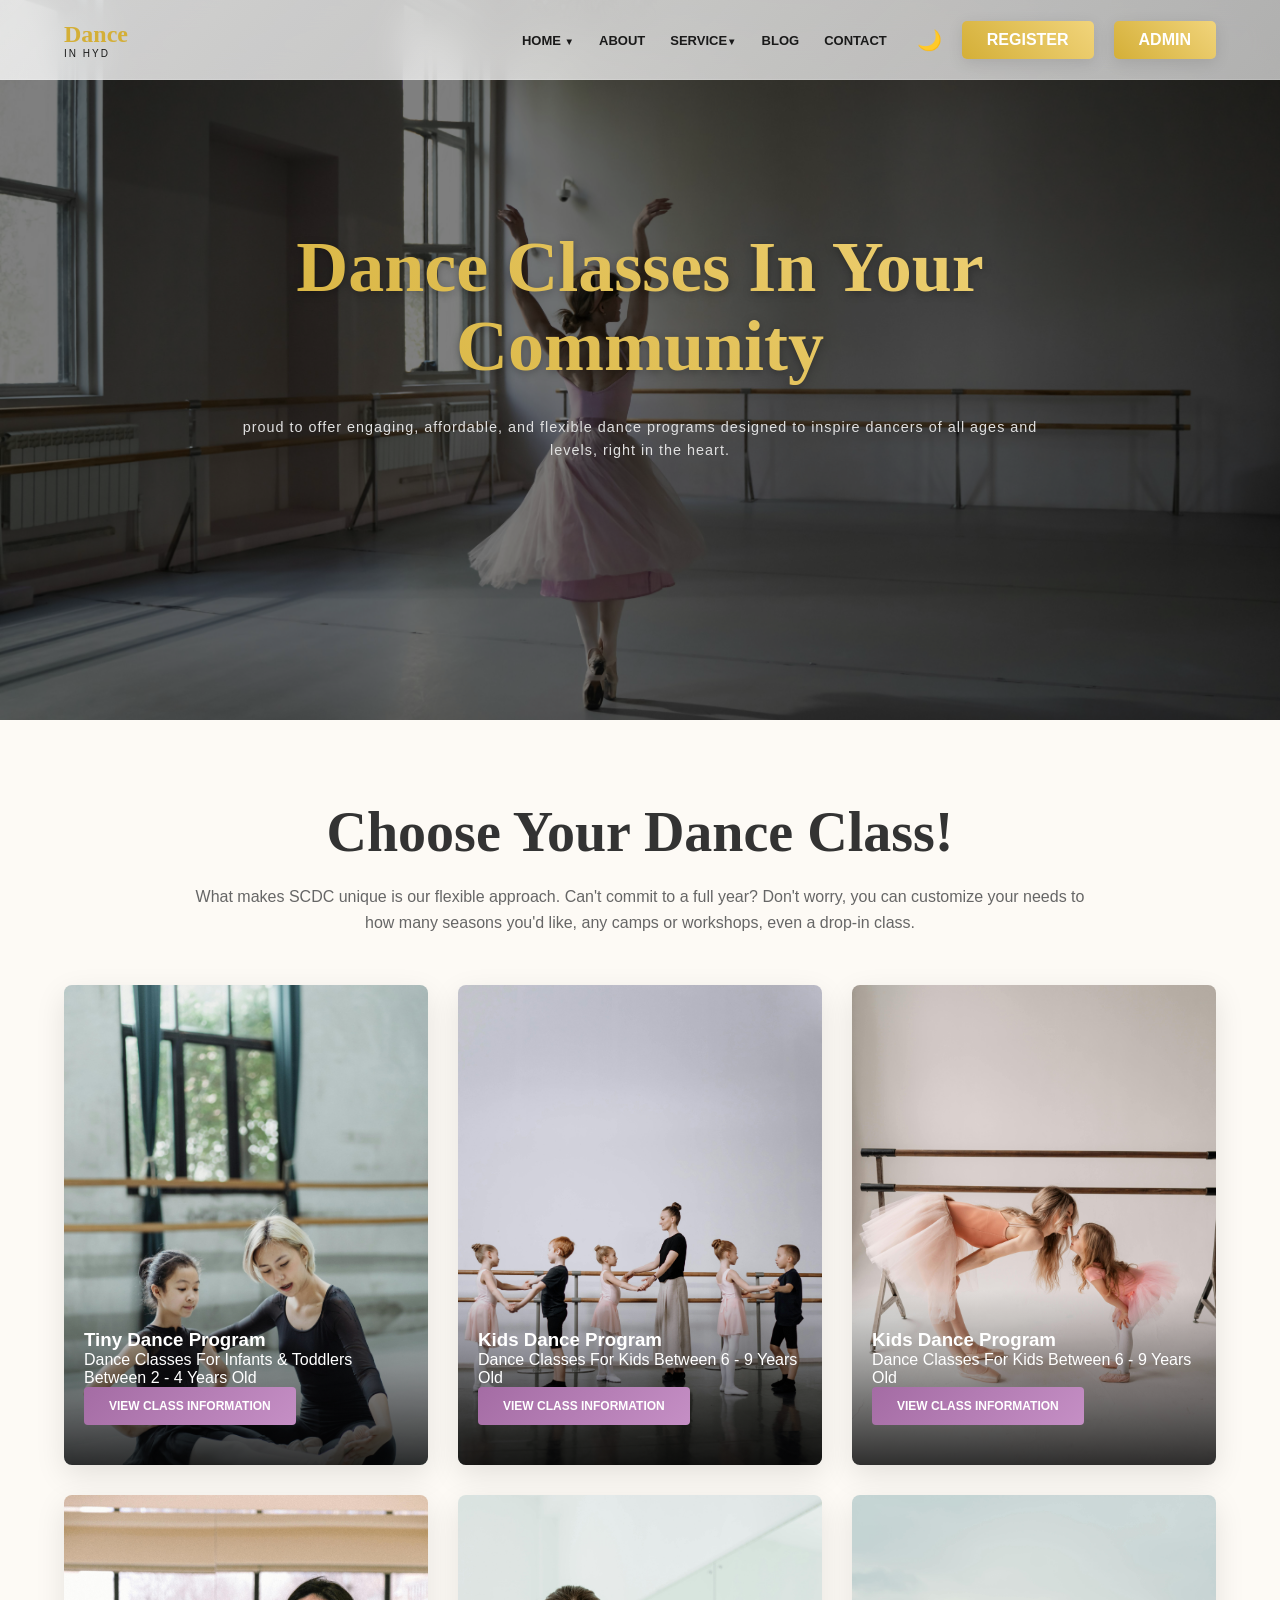
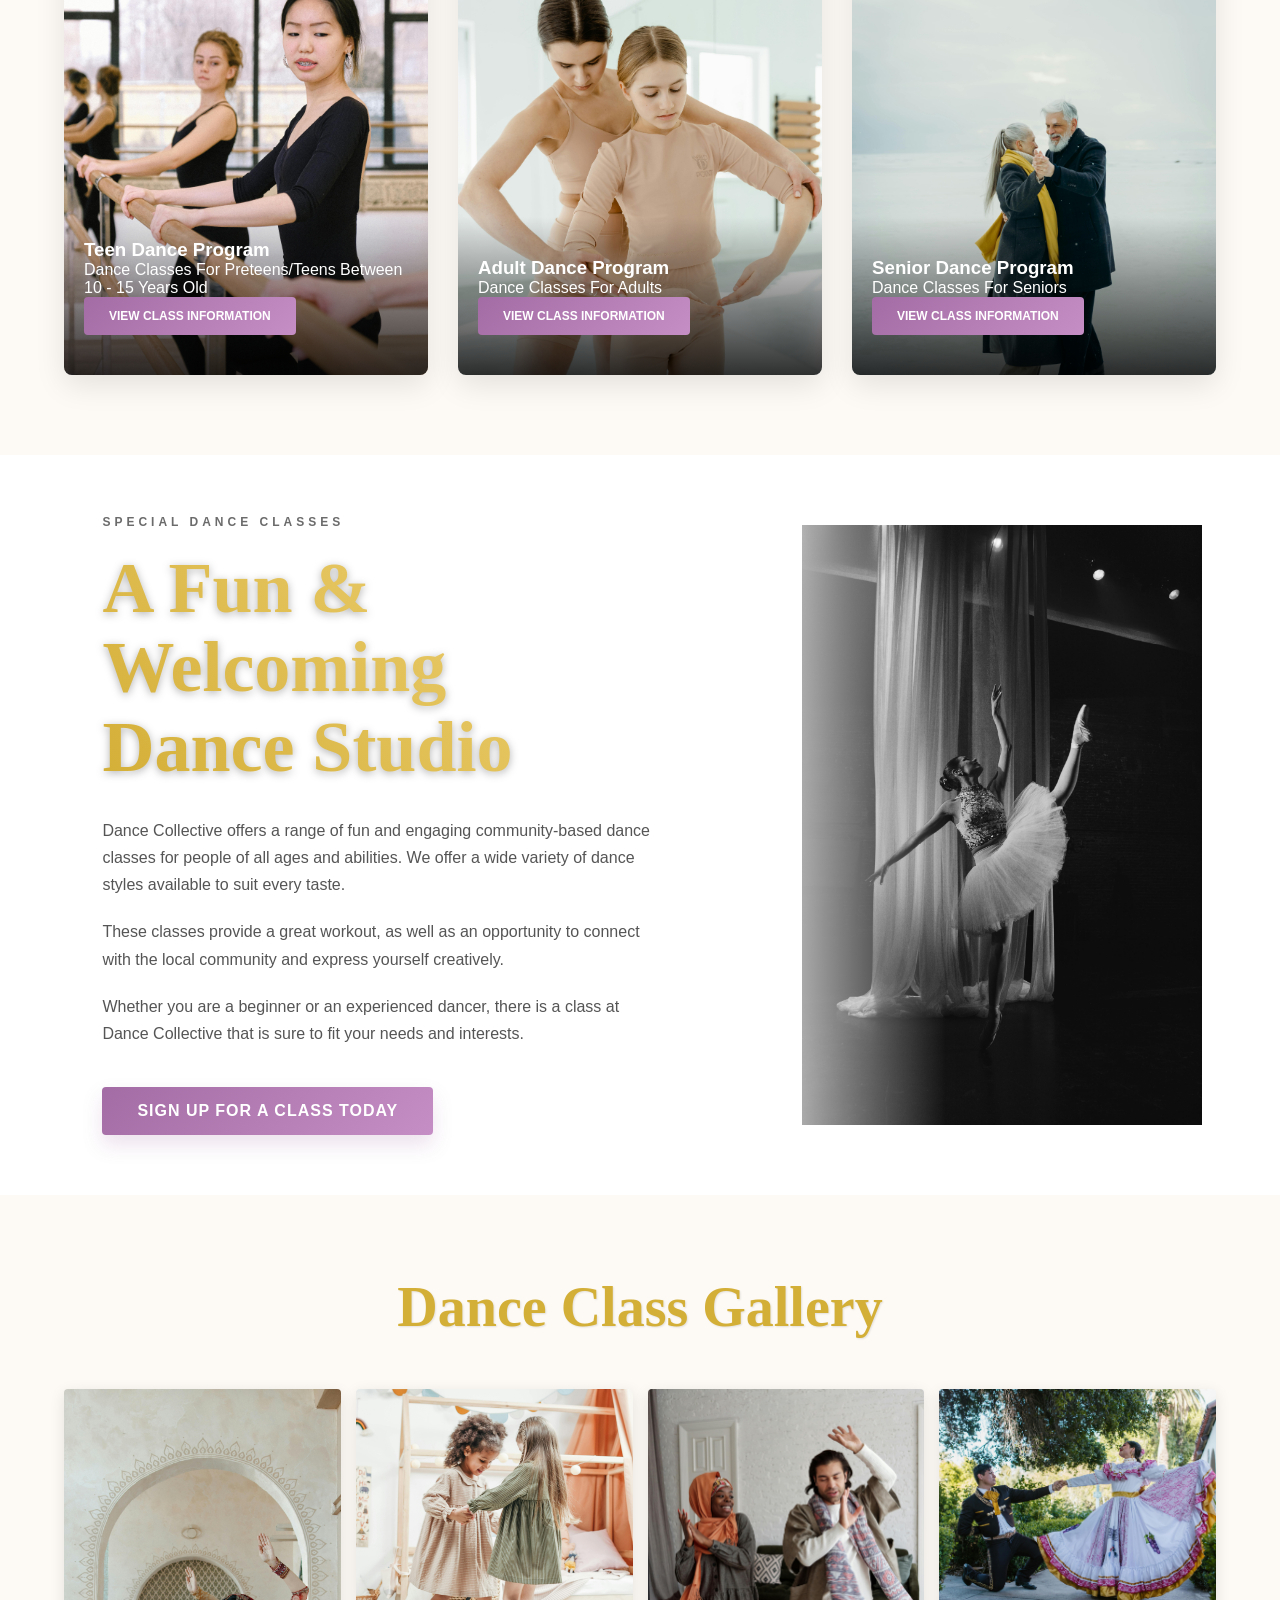
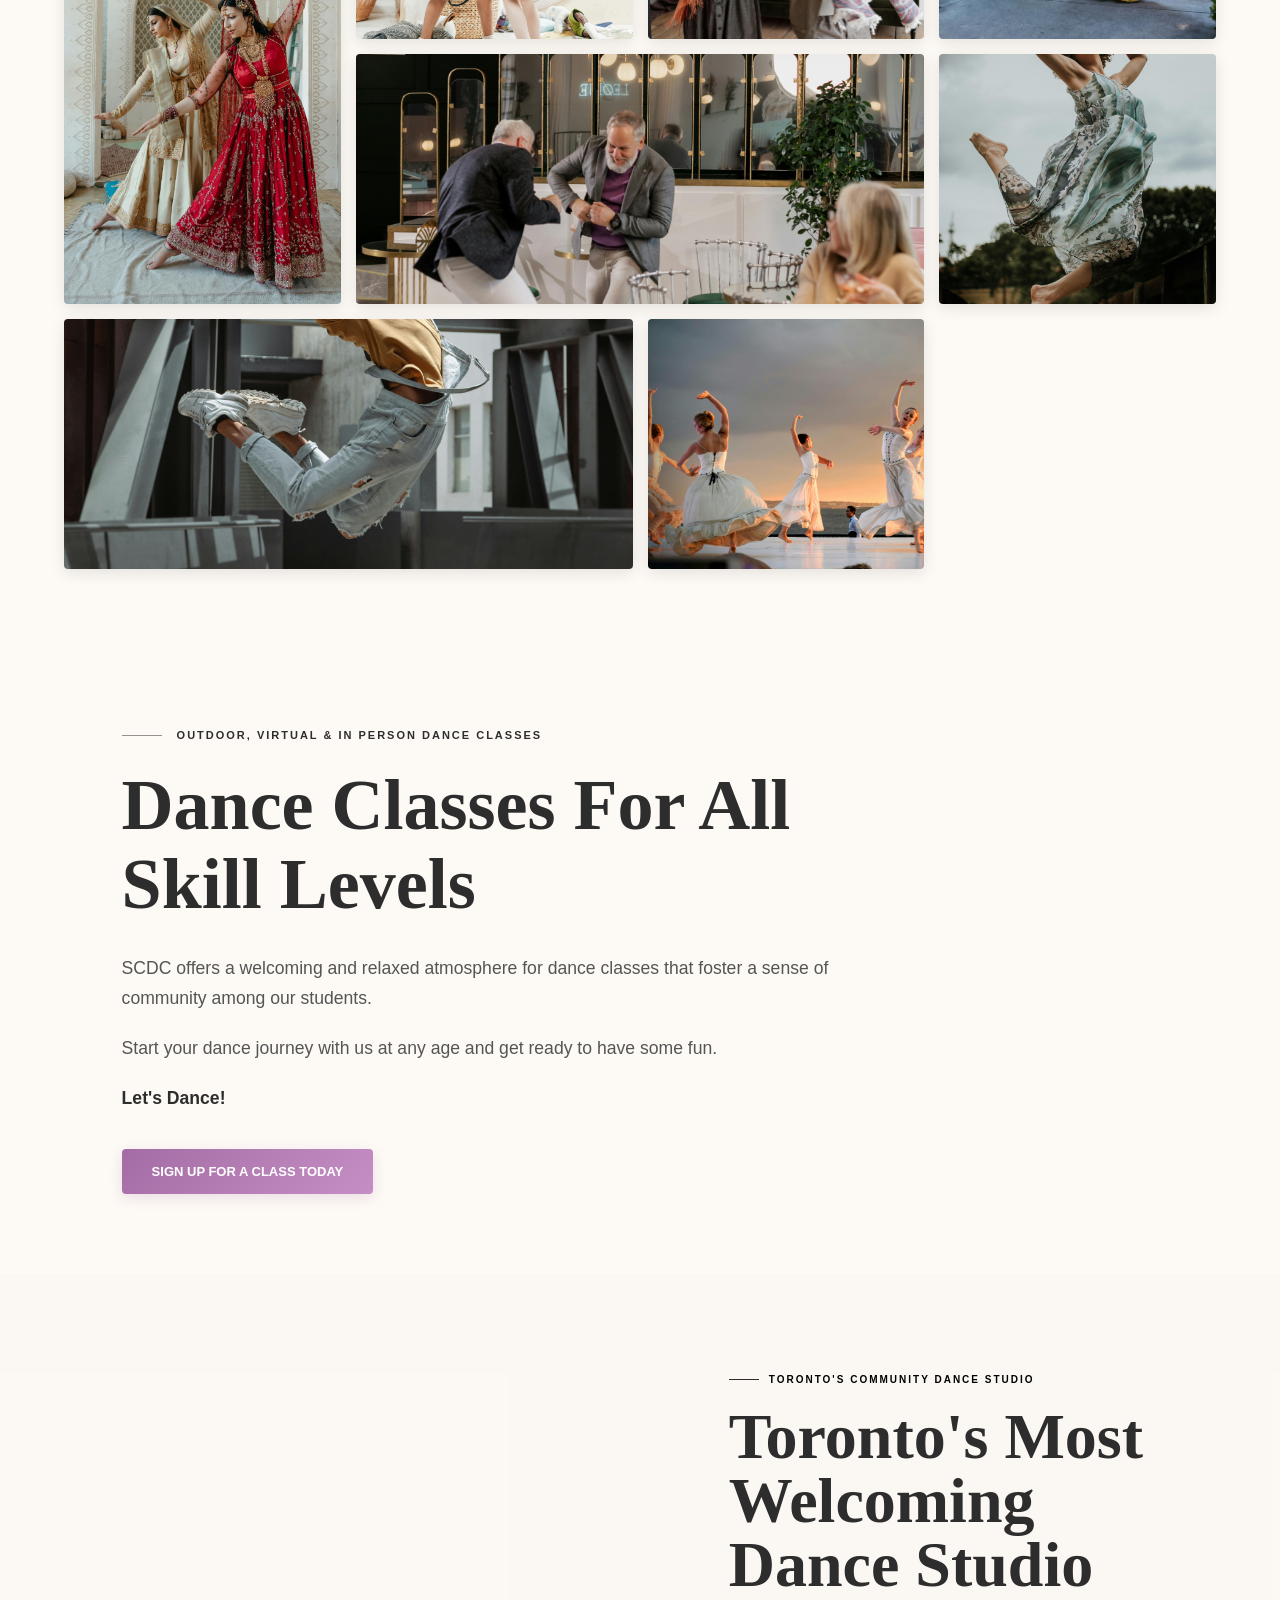
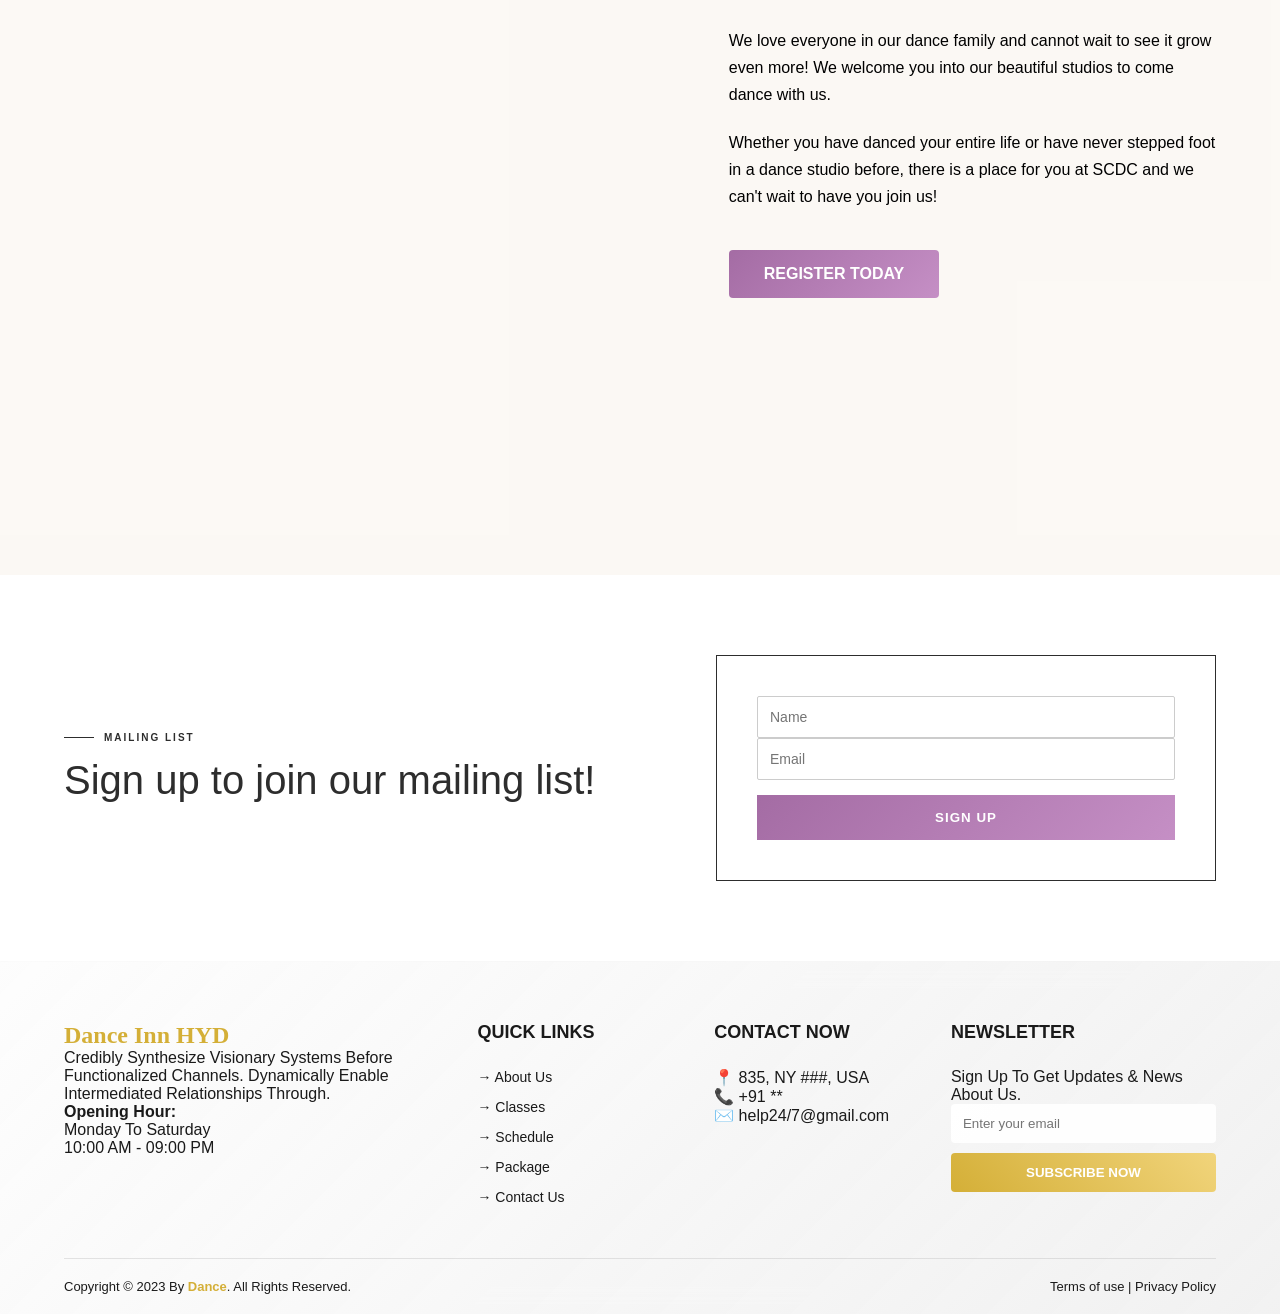
<file: index.html>
<!DOCTYPE html>
<html lang="en">
<head>
    <meta charset="UTF-8">
    <meta name="viewport" content="width=device-width, initial-scale=1.0">
    <title>Dance - Glassmorphism Header</title>
    <link rel="stylesheet" href="index.css">
</head>
<body>
    <nav class="navbar sticky">
        <div class="logo">
            <span class="logo-main">Dance</span>
            <span class="logo-sub">IN HYD</span>
        </div>

        <div class="menu-toggle" id="mobile-menu">
            <span></span><span></span><span></span>
        </div>

        <div class="nav-container">
            <ul class="nav-links">
                <li class="dropdown">
                <a href="index.html" class="drop-btn">HOME <span class="arrow">▼</span></a>
                <ul class="dropdown-content">
                    <li><a href="home1.html">HOME 1</a></li>
                </ul>
            
                </li>
                <li><a href="about.html">ABOUT </a></li>
                
                 
                <li class="dropdown">
                <a href="services.html" class="drop-btn">SERVICE<span class="arrow">▼</span></a>
                <ul class="dropdown-content">
                    <li><a href="servicedetail.html">CONTEMPORARY</a></li>
                    <li><a href="servicedetail.html">KIDS DANCE</a></li>
                    <li><a href="servicedetail.html">SALSA</a></li>
                    <li><a href="servicedetail.html">CLASSICAL DANCE</a></li>
                    <li><a href="servicedetail.html">FREE STYLE</a></li>
                    

                </ul>
            </li>
                <li><a href="blog.html">BLOG</a></li>
                <li><a href="contact.html">CONTACT</a></li>
            </ul>

            <div class="nav-actions">
                <button id="theme-toggle" aria-label="Toggle Theme">
                    <span class="mode-icon">🌙</span>
                </button>
                <a href="register.html" class="register-btn">REGISTER</a>
                <a href="dashboard.html" class="register-btn">ADMIN</a>
            </div>
        </div>
    </nav>

  <section class="hero-section">
    <div class="hero-overlay"></div>
    <div class="hero-content">
        <h1 class="hero-title">Dance Classes In Your Community</h1>
        <p class="hero-subtitle">
            Proud to offer engaging, affordable, and flexible dance programs designed to 
            inspire dancers of all ages and levels, right in the heart.
        </p>
       
</section>


<!-- Custom Floating Cursor -->
<div id="custom-cursor" class="custom-cursor">
    <span>VIEW</span>
</div>

<section class="class-selection">
    <div class="section-header">
        <h2 class="script-title">Choose Your Dance Class!</h2>
        <p class="section-desc">What makes SCDC unique is our flexible approach. Can't commit to a full year? Don't worry, you can customize your needs to how many seasons you'd like, any camps or workshops, even a drop-in class.</p>
    </div>

    <div class="class-grid">
        <!-- Card 1 -->
        <article class="class-card">
            <div class="card-img-box">
                <img src="image1.jpg.jpg" alt="Tiny Dance">
            </div>
            <div class="card-overlay">
                <h3>Tiny Dance Program</h3>
                <p>Dance Classes For Infants & Toddlers Between 2 - 4 Years Old</p>
                <a href="#" class="btn-purple">VIEW CLASS INFORMATION</a>
            </div>
        </article>

         <!-- Card 2 -->
        <article class="class-card">
            <div class="card-img-box">
                <img src="image2.jpg" alt="Kids Dance">
            </div>
            <div class="card-overlay">
                <h3>Kids Dance Program</h3>
                <p>Dance Classes For Kids Between 6 - 9 Years Old</p>
                <a href="#" class="btn-purple">VIEW CLASS INFORMATION</a>
            </div>
        </article>

        <!-- Card 3 -->
        <article class="class-card">
            <div class="card-img-box">
                <img src="image3.jpg.jpg" alt="Kids Dance">
            </div>
            <div class="card-overlay">
                <h3>Kids Dance Program</h3>
                <p>Dance Classes For Kids Between 6 - 9 Years Old</p>
                <a href="#" class="btn-purple">VIEW CLASS INFORMATION</a>
            </div>
        </article>
          <!-- Card 4 -->
        <article class="class-card">
            <div class="card-img-box">
                <img src="image4.jpg.jpg" alt="Kids Dance">
            </div>
            <div class="card-overlay">
                <h3>Teen Dance Program</h3>
                <p>Dance Classes For Preteens/Teens Between 10 - 15 Years Old</p>
                <a href="#" class="btn-purple">VIEW CLASS INFORMATION</a>
            </div>
        </article>
          <!-- Card 5 -->
        <article class="class-card">
            <div class="card-img-box">
                <img src="image5.jpg.jpg" alt="Kids Dance">
            </div>
            <div class="card-overlay">
                <h3>Adult Dance Program</h3>
                <p>Dance Classes For Adults</p>
                <a href="#" class="btn-purple">VIEW CLASS INFORMATION</a>
            </div>
        </article>
          <!-- Card 6 -->
        <article class="class-card">
            <div class="card-img-box">
                <img src="image6.jpg.jpg" alt="Kids Dance">
            </div>
            <div class="card-overlay">
                <h3>Senior Dance Program</h3>
                <p>Dance Classes For Seniors</p>
                <a href="#" class="btn-purple">VIEW CLASS INFORMATION</a>
            </div>
        </article>
    </div>
</section>


<section class="hero-studio">
    <div class="hero-container">
        <!-- Content Side -->
        <div class="hero-text-box">
            <p class="hero-top-label">SPECIAL DANCE CLASSES</p>
            <h1 class="hero-title">A Fun & Welcoming <br><span>Dance Studio</span></h1>
            
            <div class="hero-description">
                <p>Dance Collective offers a range of fun and engaging community-based dance classes for people of all ages and abilities. We offer a wide variety of dance styles available to suit every taste.</p>
                <p>These classes provide a great workout, as well as an opportunity to connect with the local community and express yourself creatively.</p>
                <p>Whether you are a beginner or an experienced dancer, there is a class at Dance Collective that is sure to fit your needs and interests.</p>
            </div>

            <a href="#" class="btn-hero-sign-up">SIGN UP FOR A CLASS TODAY</a>
        </div>

        <!-- Image Side (Soft Fade) -->
        <div class="hero-image-box">
            <img src="headerimage1.jpg.jpg" alt="Young Ballerina">
        </div>
    </div>
</section>


<section class="dance-gallery">
    <div class="gallery-header">
        <h2 class="gallery-title">Dance Class Gallery</h2>
    </div>

    <div class="gallery-grid">
        <!-- Item 1: Tall (Indian Dance) -->
        <div class="gallery-item tall">
            <img src="img1.jpg.jpg" alt="Indian Dance">
        </div>
        
        <!-- Item 2: Kids -->
        <div class="gallery-item">
            <img src="img2.jpg.jpg" alt="Kids Dancing">
        </div>

        <!-- Item 3: Jumping Dancer -->
        <div class="gallery-item">
            <img src="img3.jpg.jpg" alt="Contemporary Dance">
        </div>
         
        <!-- Item 4: Kids -->
        <div class="gallery-item">
            <img src="img4.jpg.jpg" alt="Kids Dancing">
        </div>
         
       

        <!-- Item 5: Cultural Couple -->
        <div class="gallery-item wide">
            <img src="img5.jpg.jpg" alt="Cultural Dance">
        </div>
         <!-- Item 6: Kids -->
        <div class="gallery-item">
            <img src="img6.jpg.jpg" alt="Kids Dancing">
        </div>

        <!-- Item 7: Ballet Group -->
        <div class="gallery-item wide">
            <img src="img9.jpg.jpg" alt="Ballet Dance">
        </div>

       

        <!-- Item 8: Social Scene -->
        <div class="gallery-item">
            <img src="img8.jpg.jpg" alt="Social Dance">
        </div>
    </div>
   
</section>

<section class="skill-levels-intro">
    <div class="intro-container">
        <!-- Top Label with Horizontal Line -->
        <div class="top-label">
            <span class="line"></span>
            <p>OUTDOOR, VIRTUAL & IN PERSON DANCE CLASSES</p>
        </div>

        <h1 class="script-heading">Dance Classes For All Skill Levels</h1>
        
        <div class="intro-body">
            <p>SCDC offers a welcoming and relaxed atmosphere for dance classes that foster a sense of community among our students.</p>
            <p>Start your dance journey with us at any age and get ready to have some fun.</p>
           
            <p class="cta-text animate-underline">Let's Dance!</p>

        </div>

        <a href="#" class="btn-sign-up">SIGN UP FOR A CLASS TODAY</a>
    </div>
</section>

<section class="feature-layout">
    <div class="feature-container">
        
        <!-- Left Column: White Info Cards -->
        <div class="info-grid">
            <div class="info-card">
                <h3>A Class For Everyone!</h3>
                <p>SCDC offers dance programs for all ages and levels with flexible options including trial classes and drop-ins. Join us to learn, move, and have fun — there's a class for everyone!</p>
            </div>
            
            <div class="info-card accent-card">
                <h3>Local Focused Community Dance</h3>
                <p>Our studio's main focus is on fun, flexible and affordable community dancing! What better way to bring the St. Clair West community together then by dancing together? We welcome everyone into our space to try a dance class and love the new and familiar faces we see each week!</p>
            </div>

            <div class="info-card">
                <h3>Award Winning Dance Instructors</h3>
                <p>SCDC has a team of 7 incredible instructors all with different skills and qualifications! Our team is very dedicated to providing safe and fun classes for everyone where each student can feel comfortable and confident expressing themselves. Our staff love what they do and it shows!</p>
            </div>

            <div class="info-card gradient-card">
                <h3>Sign Up For A Class Today!</h3>
                <p>There are so many different classes to choose from and we are confident that you will be able to find one you love. Sign-up for a full session, a class pack or a drop-in class to see what style of dance ignites your passion!</p>
            </div>
        </div>

        <!-- Right Side: Hero Text Block -->
        <div class="feature-hero">
            <div class="label-wrapper">
                <span class="small-line"></span>
                <p>TORONTO'S COMMUNITY DANCE STUDIO</p>
            </div>
            <h1 class="script-title-large">Toronto's Most Welcoming <br>Dance Studio</h1>
            <p class="hero-body">We love everyone in our dance family and cannot wait to see it grow even more! We welcome you into our beautiful studios to come dance with us.</p>
            <p class="hero-body">Whether you have danced your entire life or have never stepped foot in a dance studio before, there is a place for you at SCDC and we can't wait to have you join us!</p>
            <a href="#" class="btn-register">REGISTER TODAY</a>
        </div>
        
    </div>
</section>
<section class="mailing-list">
    <div class="mailing-container">
        <!-- Left Side: Text -->
        <div class="mailing-content">
            <div class="label-box">
                <span class="small-line"></span>
                <p>MAILING LIST</p>
            </div>
            <h2>Sign up to join our mailing list!</h2>
        </div>

        <!-- Right Side: Form Box -->
        <div class="mailing-form-wrapper">
            <form id="signup-form" class="signup-box">
                <div class="input-group">
                    <input type="text" id="name" placeholder="Name" required>
                    <input type="email" id="email" placeholder="Email" required>
                </div>
                <button type="submit" class="btn-signup">SIGN UP</button>
            </form>
        </div>
    </div>
</section>







































    <footer class="main-footer">
    <div class="footer-container">
        <!-- Brand Section -->
        <div class="footer-column brand-col">
            <div class="logo">
                <span class="logo-main">Dance Inn HYD</span>
            </div>
            <p class="description">Credibly Synthesize Visionary Systems Before Functionalized Channels. Dynamically Enable Intermediated Relationships Through.</p>
            <div class="opening-hours">
                <div>
                    <strong>Opening Hour:</strong>
                    <p>Monday To Saturday<br>10:00 AM - 09:00 PM</p>
                </div>
               
            </div>
        </div>

        <!-- Quick Links -->
        <div class="footer-column">
            <h3>QUICK LINKS</h3>
            <ul class="footer-links">
                <li><a href="#">→ About Us</a></li>
                <li><a href="#">→ Classes</a></li>
                <li><a href="#">→ Schedule</a></li>
                <li><a href="#">→ Package</a></li>
                <li><a href="#">→ Contact Us</a></li>
            </ul>
        </div>

        <!-- Contact Info -->
        <div class="footer-column">
            <h3>CONTACT NOW</h3>
            <div class="contact-info">
                <p>📍 835, NY ###, USA</p>
                <p>📞 +91 **</p>
                <p>✉️ help24/7@gmail.com</p>
            </div>
        </div>

        <!-- Newsletter -->
        <div class="footer-column">
            <h3>NEWSLETTER</h3>
            <p>Sign Up To Get Updates & News About Us.</p>
            <form class="newsletter-form">
                <input type="email" placeholder="Enter your email">
                <button type="submit" class="btn-gradient">SUBSCRIBE NOW</button>
            </form>
        </div>
    </div>

    <!-- Bottom Bar -->
    <div class="footer-bottom">
        <p>Copyright © 2023 By <span class="accent">Dance</span>. All Rights Reserved.</p>
        <div  class="bottom-links">
           <a>Terms of use |</a>
            <a >Privacy Policy</a>
        </div>
    </div>
</footer>

    <script src="script.js"></script>
</body>
</html>
</file>
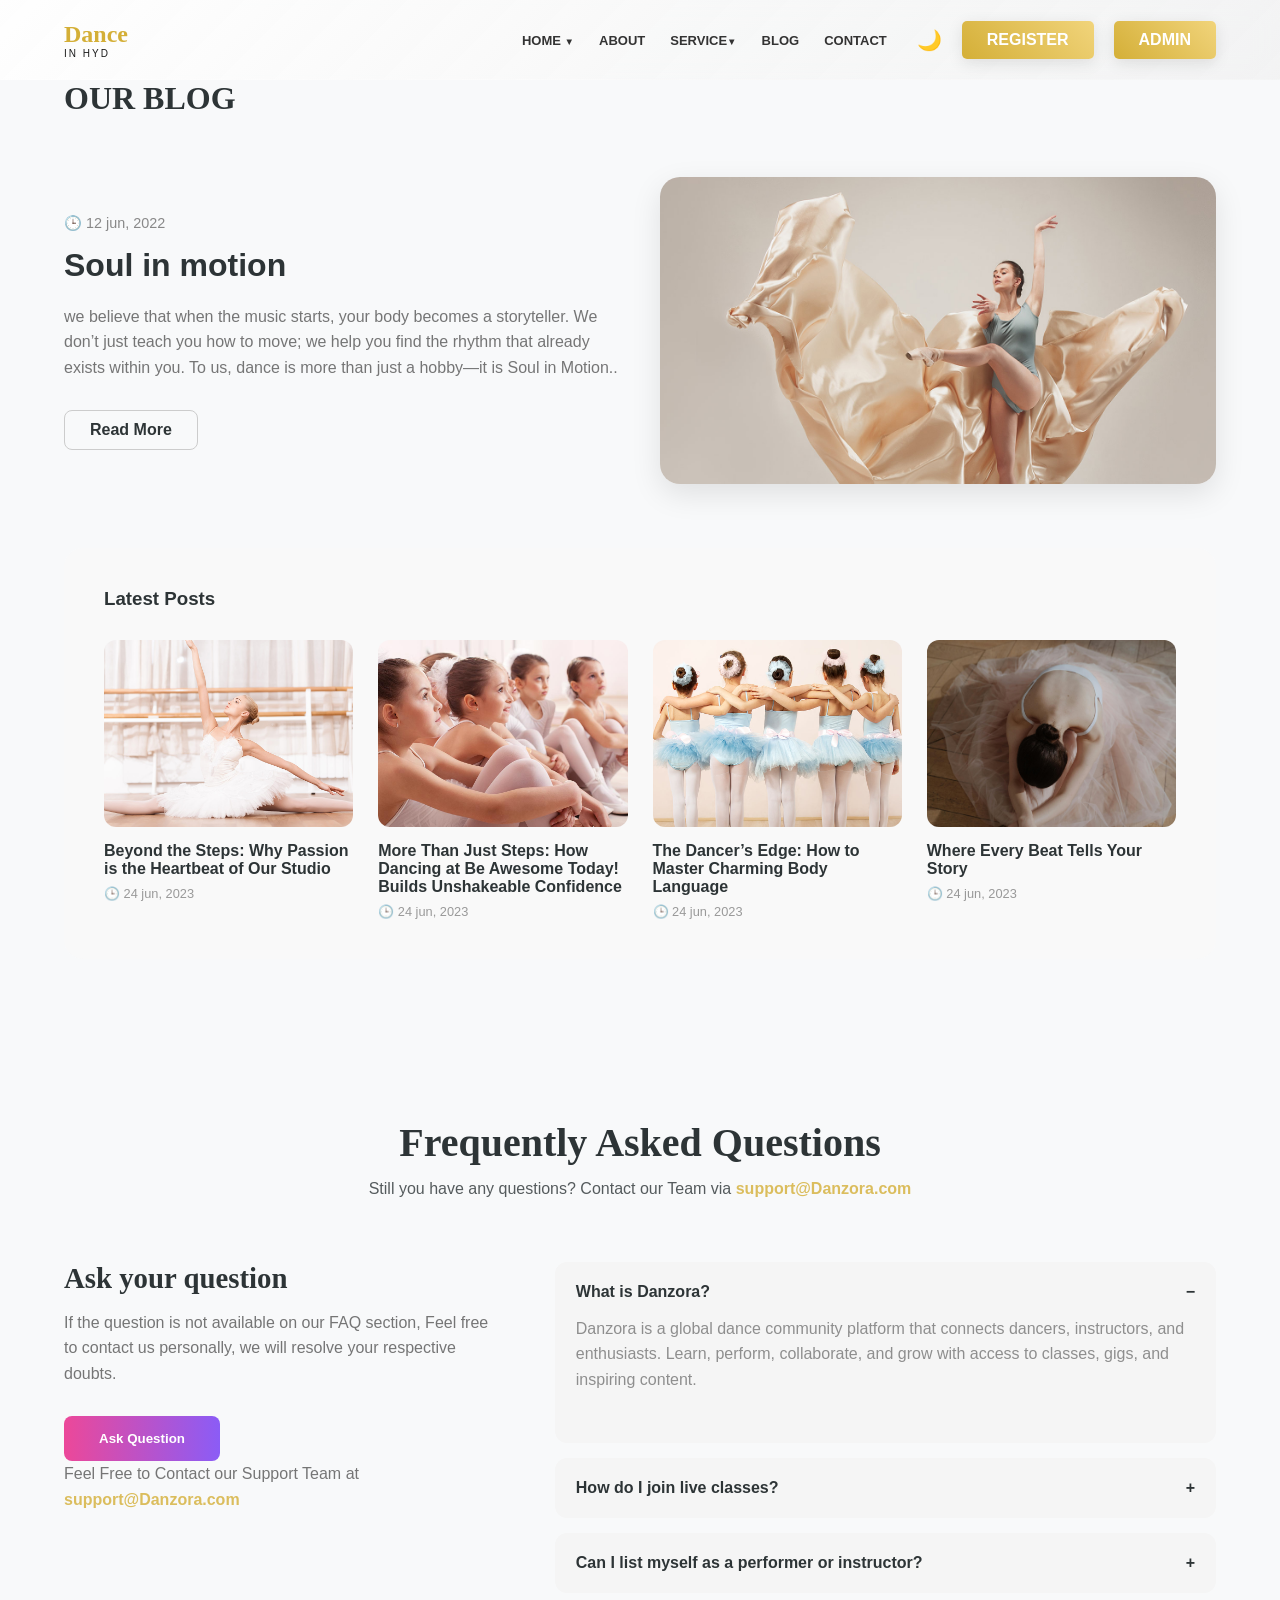
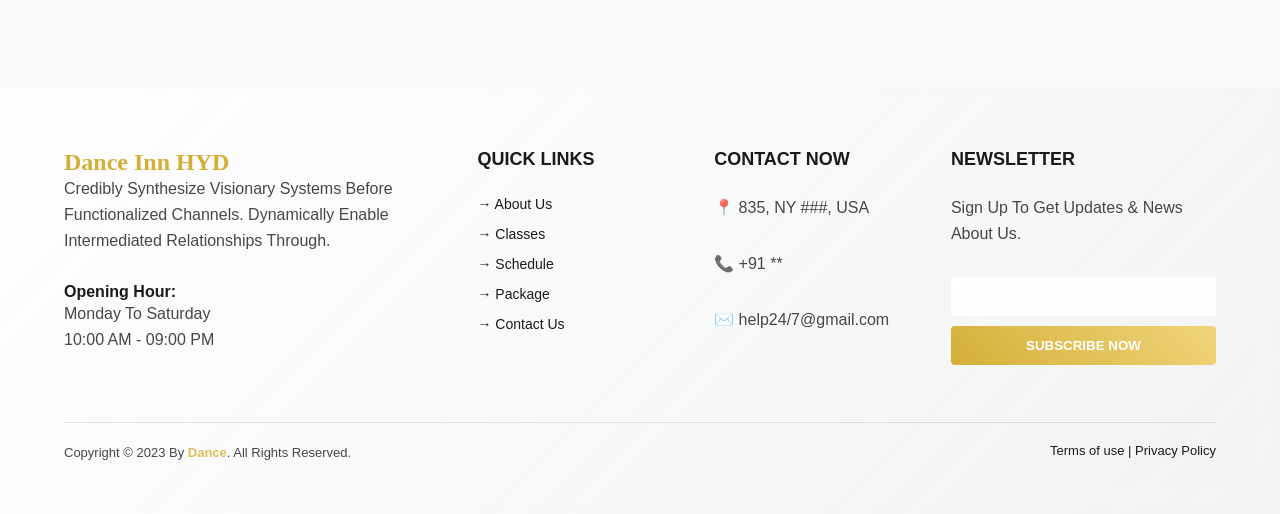
<file: blog.html>
<!DOCTYPE html>
<html lang="en">
<head>
    <meta charset="UTF-8">
    <meta name="viewport" content="width=device-width, initial-scale=1.0">
    <title>Dance - Glassmorphism Header</title>
    <link rel="stylesheet" href="style.css">
</head>
<body>
    <nav class="navbar sticky">
        <div class="logo">
            <span class="logo-main">Dance</span>
            <span class="logo-sub">IN HYD</span>
        </div>

        <div class="menu-toggle" id="mobile-menu">
            <span></span><span></span><span></span>
        </div>

        <div class="nav-container">
            <ul class="nav-links">
                 <li class="dropdown">
                <a href="index.html" class="drop-btn">HOME <span class="arrow">▼</span></a>
                <ul class="dropdown-content">
                    <li><a href="home1.html">HOME 1</a></li>
                </ul>
            </li>
                <li><a href="about.html">ABOUT </a></li>
                
                 
                <li class="dropdown">
                <a href="services.html" class="drop-btn">SERVICE<span class="arrow">▼</span></a>
                <ul class="dropdown-content">
                    <li><a href="servicedetail.html">CONTEMPORARY</a></li>
                    <li><a href="servicedetail.html">KIDS DANCE</a></li>
                    <li><a href="servicedetail.html">SALSA</a></li>
                    <li><a href="servicedetail.html">CLASSICAL DANCE</a></li>
                    <li><a href="servicedetail.html">FREE STYLE</a></li>
                    

                </ul>
            </li>
                <li><a href="blog.html">BLOG</a></li>
                <li><a href="contact.html">CONTACT</a></li>
            </ul>

            <div class="nav-actions">
                <button id="theme-toggle" aria-label="Toggle Theme">
                    <span class="mode-icon">🌙</span>
                </button>
                <a href="register.html" class="register-btn">REGISTER</a>
                <a href="dashboard.html" class="register-btn">ADMIN</a>
            </div>
        </div>
    </nav>

    


<section class="blog-section container">
  <h2 class="section-heading">Our Blog</h2>

  <!-- Featured Post -->
  <div class="featured-post reveal">
    <div class="featured-content">
      <div class="post-date">
        <span class="clock-icon">🕒</span> 12 jun, 2022
      </div>
      <h3 class="featured-title">Soul in motion</h3>
      <p class="featured-desc">
        we believe that when the music starts, your body becomes a storyteller. We don’t just teach you how to move; we help you find the rhythm that already exists within you. To us, dance is more than just a hobby—it is Soul in Motion..
      </p>
      <a href="blogdetail.html" class="btn-read-more">Read More</a>
    </div>
    <div class="featured-image">
      <img src="blog img.jpg" alt="Creative Art">
    </div>
  </div>

  <!-- Latest Posts Section -->
  <div class="latest-posts-container reveal">
    <h3 class="latest-heading">Latest Posts</h3>
    <div class="posts-grid">
      <!-- Blog Card 1 -->
      <div class="post-card">
        <div class="post-img-wrapper">
          <img src="blog-img-2.jpg" alt="Photography">
        </div>
        <h4>Beyond the Steps: Why Passion is the Heartbeat of Our Studio</h4>
        <div class="post-date-sm">🕒 24 jun, 2023</div>
      </div>

      <!-- Blog Card 2 -->
      <div class="post-card">
        <div class="post-img-wrapper">
          <img src="blog-img-3.jpg" alt="Art">
        </div>
        <h4>More Than Just Steps: How Dancing at Be Awesome Today! Builds Unshakeable Confidence</h4>
        <div class="post-date-sm">🕒 24 jun, 2023</div>
      </div>

      <!-- Blog Card 3 -->
      <div class="post-card">
        <div class="post-img-wrapper">
          <img src="blog-img-4.jpg" alt="Trends">
        </div>
        <h4>The Dancer’s Edge: How to Master Charming Body Language</h4>
        <div class="post-date-sm">🕒 24 jun, 2023</div>
      </div>

      <!-- Blog Card 4 -->
      <div class="post-card">
        <div class="post-img-wrapper">
          <img src="blogimg2.jpg" alt="Hidden Gems">
        </div>
        <h4>Where Every Beat Tells Your Story</h4>
        <div class="post-date-sm">🕒 24 jun, 2023</div>
      </div>
    </div>
  </div>
</section>


<section class="faq-section container">
  <div class="faq-header-top">
    <h2>Frequently Asked Questions</h2>
    <p>Still you have any questions? Contact our Team via <a href="mailto:support@Danzora.com" class="pink-link">support@Danzora.com</a></p>
  </div>

  <div class="faq-layout">
    <!-- Left Column -->
    <div class="faq-cta reveal">
      <h3>Ask your question</h3>
      <p>If the question is not available on our FAQ section, Feel free to contact us personally, we will resolve your respective doubts.</p>
      <button class="btn-ask-gradient">Ask Question</button>
      
      <div class="faq-footer-contact">
        <p>Feel Free to Contact our Support Team at <br> <a href="mailto:support@Danzora.com" class="pink-link">support@Danzora.com</a></p>
      </div>
    </div>

    <!-- Right Column (Accordion) -->
    <div class="faq-accordion-list">
      <div class="faq-item reveal active">
        <div class="faq-question">
          <span>What is Danzora?</span>
          <span class="faq-icon">−</span>
        </div>
        <div class="faq-answer">
          <p>Danzora is a global dance community platform that connects dancers, instructors, and enthusiasts. Learn, perform, collaborate, and grow with access to classes, gigs, and inspiring content.</p>
        </div>
      </div>

      <div class="faq-item reveal">
        <div class="faq-question">
          <span>How do I join live classes?</span>
          <span class="faq-icon">+</span>
        </div>
        <div class="faq-answer">
          <p>You can join live classes by browsing our schedule and clicking the "Join" button on the class page.</p>
        </div>
      </div>

      <div class="faq-item reveal">
        <div class="faq-question">
          <span>Can I list myself as a performer or instructor?</span>
          <span class="faq-icon">+</span>
        </div>
        <div class="faq-answer">
          <p>Yes! Simply go to your profile settings and switch to an "Instructor" account to start listing your services.</p>
        </div>
      </div>
      <!-- Add more items as needed -->
    </div>
  </div>
</section>























































    <footer class="main-footer">
    <div class="footer-container">
        <!-- Brand Section -->
        <div class="footer-column brand-col">
            <div class="logo">
                <span class="logo-main">Dance Inn HYD</span>
            </div>
            <p class="description">Credibly Synthesize Visionary Systems Before Functionalized Channels. Dynamically Enable Intermediated Relationships Through.</p>
            <div class="opening-hours">
                <div>
                    <strong>Opening Hour:</strong>
                    <p>Monday To Saturday<br>10:00 AM - 09:00 PM</p>
                </div>
               
            </div>
        </div>

        <!-- Quick Links -->
        <div class="footer-column">
            <h3>QUICK LINKS</h3>
            <ul class="footer-links">
                <li><a href="#">→ About Us</a></li>
                <li><a href="#">→ Classes</a></li>
                <li><a href="#">→ Schedule</a></li>
                <li><a href="#">→ Package</a></li>
                <li><a href="#">→ Contact Us</a></li>
            </ul>
        </div>

        <!-- Contact Info -->
        <div class="footer-column">
            <h3>CONTACT NOW</h3>
            <div class="contact-info">
                <p>📍 835, NY ###, USA</p>
                <p>📞 +91 **</p>
                <p>✉️ help24/7@gmail.com</p>
            </div>
        </div>

        <!-- Newsletter -->
        <div class="footer-column">
            <h3>NEWSLETTER</h3>
            <p>Sign Up To Get Updates & News About Us.</p>
            <form class="newsletter-form">
                <input type="email" placeholder="Enter your email">
                <button type="submit" class="btn-gradient">SUBSCRIBE NOW</button>
            </form>
        </div>
    </div>

    <!-- Bottom Bar -->
    <div class="footer-bottom">
        <p>Copyright © 2023 By <span class="accent">Dance</span>. All Rights Reserved.</p>
        <div class="bottom-links">
            <a >Terms of use |</a>
            <a >Privacy Policy</a>
        </div>
    </div>
</footer>

    <script src="script.js"></script>
</body>
</html>
</file>
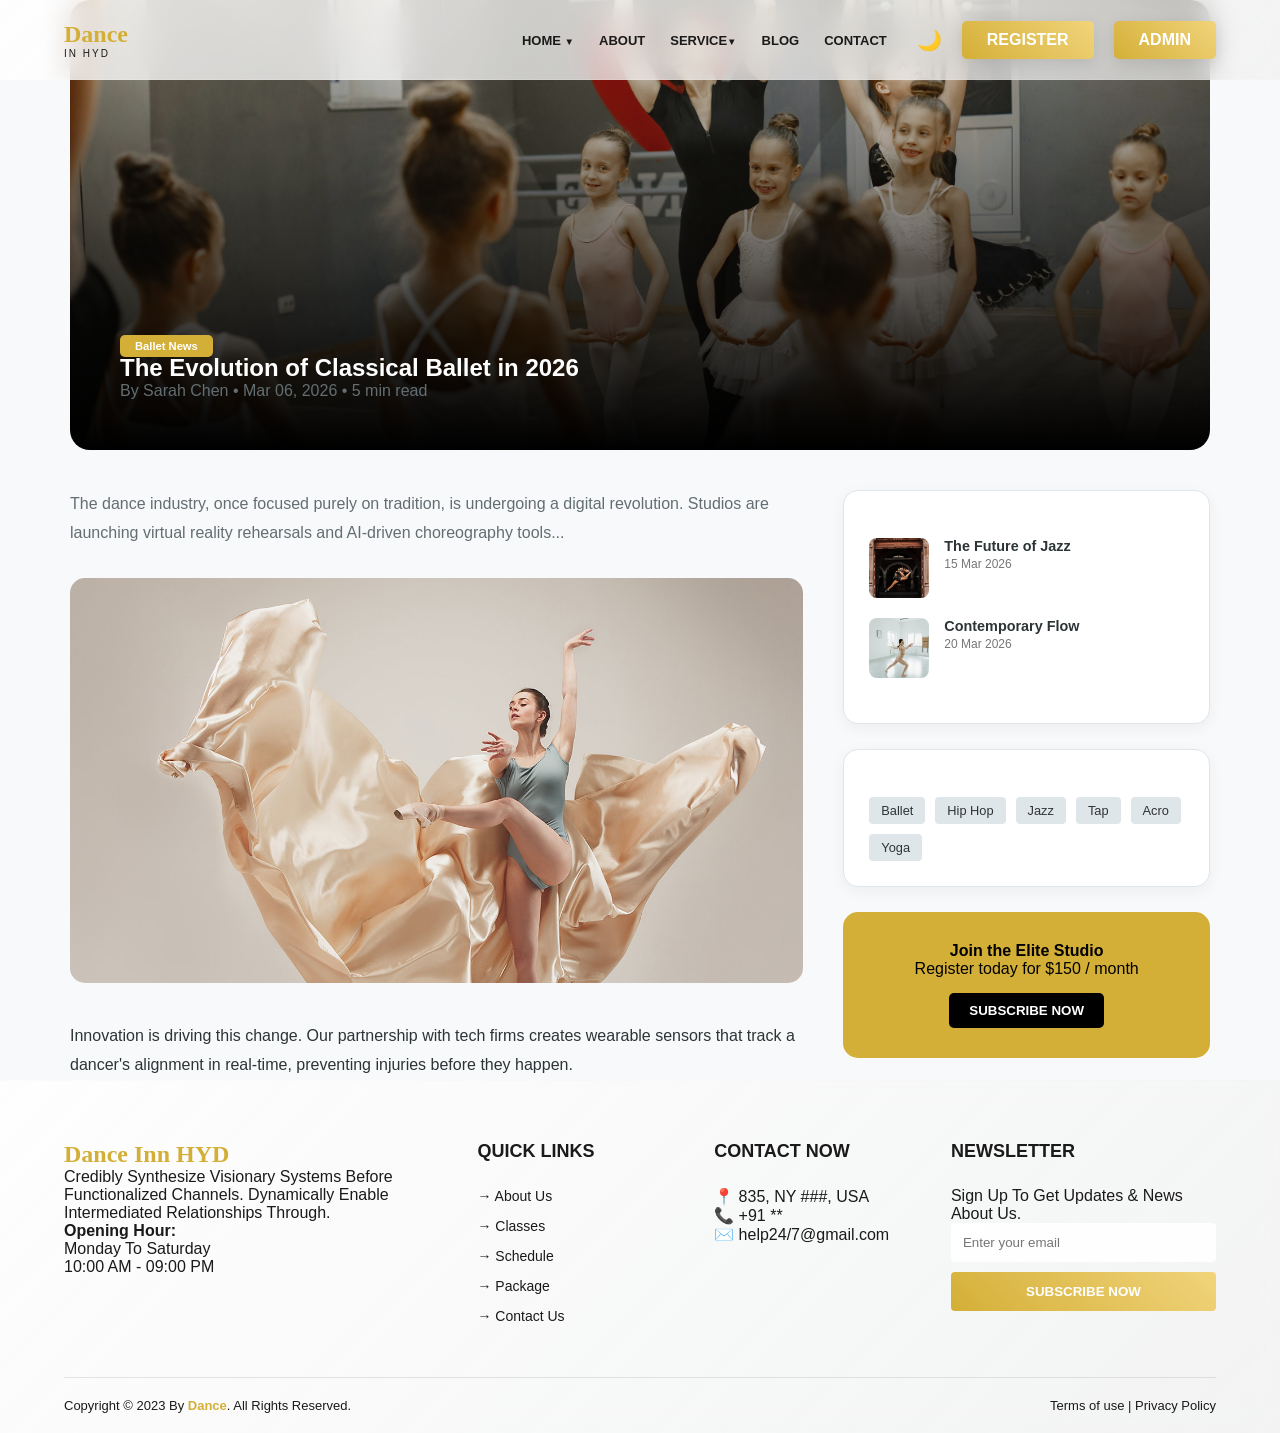
<file: blogdetail.html>
<!DOCTYPE html>
<html lang="en">
<head>
    <meta charset="UTF-8">
    <meta name="viewport" content="width=device-width, initial-scale=1.0">
    <title>Dance - Glassmorphism Header</title>
    <link rel="stylesheet" href="blogdetail.css">
</head>
<body>
    <nav class="navbar sticky">
        <div class="logo">
            <span class="logo-main">Dance</span>
            <span class="logo-sub">IN HYD</span>
        </div>

        <div class="menu-toggle" id="mobile-menu">
            <span></span><span></span><span></span>
        </div>

        <div class="nav-container">
            <ul class="nav-links">
                 <li class="dropdown">
                <a href="index.html" class="drop-btn">HOME <span class="arrow">▼</span></a>
                <ul class="dropdown-content">
                    <li><a href="home1.html">HOME 1</a></li>
                </ul>
            </li>
                <li><a href="about.html">ABOUT </a></li>
                
                 
                <li class="dropdown">
                <a href="services.html" class="drop-btn">SERVICE<span class="arrow">▼</span></a>
                <ul class="dropdown-content">
                    <li><a href="servicedetail.html">CONTEMPORARY</a></li>
                    <li><a href="servicedetail.html">KIDS DANCE</a></li>
                    <li><a href="servicedetail.html">SALSA</a></li>
                    <li><a href="servicedetail.html">CLASSICAL DANCE</a></li>
                    <li><a href="servicedetail.html">FREE STYLE</a></li>
                    </ul>
            </li>
                <li><a href="blog.html">BLOG</a></li>
                <li><a href="contact.html">CONTACT</a></li>
            </ul>

            <div class="nav-actions">
                <button id="theme-toggle" aria-label="Toggle Theme">
                    <span class="mode-icon">🌙</span>
                </button>
                <a href="register.html" class="register-btn">REGISTER</a>
                <a href="dashboard.html" class="register-btn">ADMIN</a>
            </div>
        </div>
    </nav>



<main class="article-container">
    <!-- Hero Header Section -->
    <section class="hero-section">
        <div class="hero-overlay">
            <span class="category-tag">Ballet News</span>
            <h1>The Evolution of Classical Ballet in 2026</h1>
            <p class="meta">By Sarah Chen • Mar 06, 2026 • 5 min read</p>
        </div>
    </section>

    <div class="content-wrapper">
        <!-- Main Article Content -->
        <article class="main-content">
            <p class="intro">The dance industry, once focused purely on tradition, is undergoing a digital revolution. Studios are launching virtual reality rehearsals and AI-driven choreography tools...</p>
            
            <div class="featured-img-container">
                <img src="blog img.jpg" alt="Dancer Profile">
            </div>

            <p>Innovation is driving this change. Our partnership with tech firms creates wearable sensors that track a dancer's alignment in real-time, preventing injuries before they happen.</p>
        </article>

        <!-- Sidebar Section -->
        <aside class="sidebar">
            <div class="widget">
                <h3>Recent Workshops</h3>
                <ul class="recent-list">
                    <li>
                        <img src="blogdetail1.1.jpg" alt="Thumb">
                        <div>
                            <a href="#">The Future of Jazz</a>
                            <span>15 Mar 2026</span>
                        </div>
                    </li>
                    <li>
                        <img src="blogdetail 1.2.jpg" alt="Thumb">
                        <div>
                            <a href="#">Contemporary Flow</a>
                            <span>20 Mar 2026</span>
                        </div>
                    </li>
                </ul>
            </div>

            <div class="widget">
                <h3>Explore Styles</h3>
                <div class="topic-tags">
                    <span>Ballet</span> <span>Hip Hop</span> <span>Jazz</span> 
                    <span>Tap</span> <span>Acro</span> <span>Yoga</span>
                </div>
            </div>

            <!-- Call to Action Card -->
            <div class="cta-card">
                <h4>Join the Elite Studio</h4>
                <p>Register today for $150 / month</p>
                <button class="btn-gold">SUBSCRIBE NOW</button>
            </div>
        </aside>
    </div>
</main>





































    <footer class="main-footer">
    <div class="footer-container">
        <!-- Brand Section -->
        <div class="footer-column brand-col">
            <div class="logo">
                <span class="logo-main">Dance Inn HYD</span>
            </div>
            <p class="description">Credibly Synthesize Visionary Systems Before Functionalized Channels. Dynamically Enable Intermediated Relationships Through.</p>
            <div class="opening-hours">
                <div>
                    <strong>Opening Hour:</strong>
                    <p>Monday To Saturday<br>10:00 AM - 09:00 PM</p>
                </div>
               
            </div>
        </div>

        <!-- Quick Links -->
        <div class="footer-column">
            <h3>QUICK LINKS</h3>
            <ul class="footer-links">
                <li><a href="#">→ About Us</a></li>
                <li><a href="#">→ Classes</a></li>
                <li><a href="#">→ Schedule</a></li>
                <li><a href="#">→ Package</a></li>
                <li><a href="#">→ Contact Us</a></li>
            </ul>
        </div>

        <!-- Contact Info -->
        <div class="footer-column">
            <h3>CONTACT NOW</h3>
            <div class="contact-info">
                <p>📍 835, NY ###, USA</p>
                <p>📞 +91 **</p>
                <p>✉️ help24/7@gmail.com</p>
            </div>
        </div>

        <!-- Newsletter -->
        <div class="footer-column">
            <h3>NEWSLETTER</h3>
            <p>Sign Up To Get Updates & News About Us.</p>
            <form class="newsletter-form">
                <input type="email" placeholder="Enter your email">
                <button type="submit" class="btn-gradient">SUBSCRIBE NOW</button>
            </form>
        </div>
    </div>

    <!-- Bottom Bar -->
    <div class="footer-bottom">
        <p>Copyright © 2023 By <span class="accent">Dance</span>. All Rights Reserved.</p>
        <div class="bottom-links">
            <a >Terms of use |</a>
            <a >Privacy Policy</a>
        </div>
    </div>
</footer>

    <script src="script.js"></script>
</body>
</html>
</file>
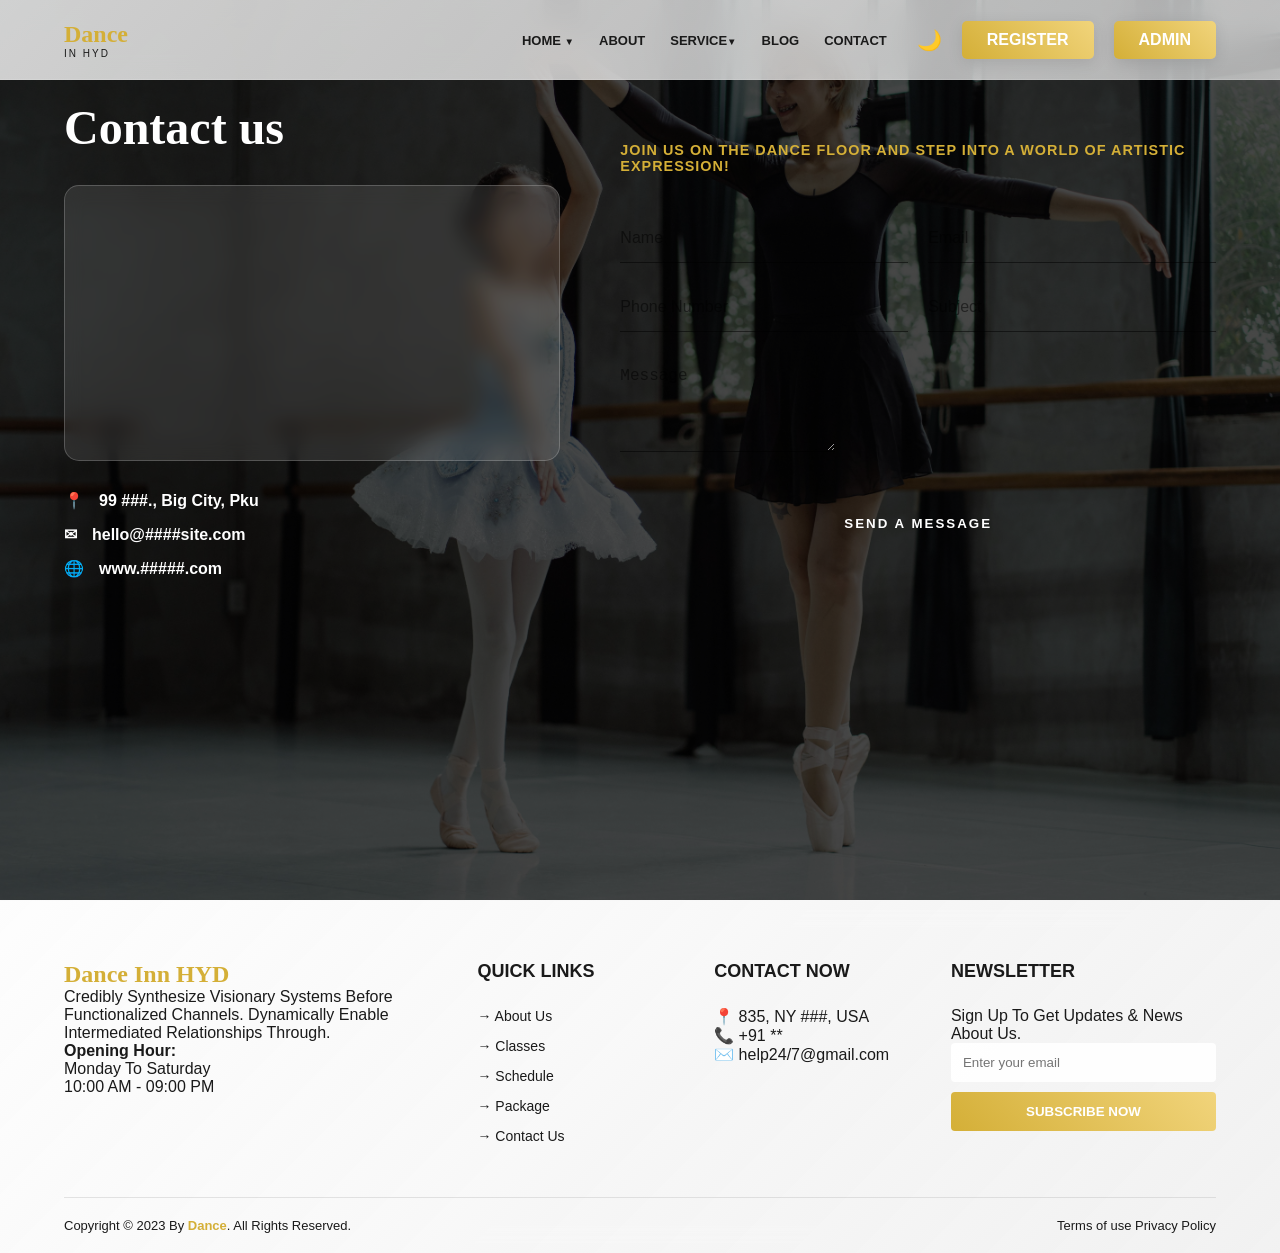
<file: contact.html>
<!DOCTYPE html>
<html lang="en">
<head>
    <meta charset="UTF-8">
    <meta name="viewport" content="width=device-width, initial-scale=1.0">
    <title>Dance - Glassmorphism Header</title>
    <link rel="stylesheet" href="contact.css">
</head>
<body>
    <nav class="navbar sticky">
        <div class="logo">
            <span class="logo-main">Dance</span>
            <span class="logo-sub">IN HYD</span>
        </div>

        <div class="menu-toggle" id="mobile-menu">
            <span></span><span></span><span></span>
        </div>

        <div class="nav-container">
            <ul class="nav-links">
                 <li class="dropdown">
                <a href="index.html" class="drop-btn">HOME <span class="arrow">▼</span></a>
                <ul class="dropdown-content">
                    <li><a href="home1.html">HOME 1</a></li>
                </ul>
            </li>
                <li><a href="about.html">ABOUT </a></li>
                <li class="dropdown">
                <a href="services.html" class="drop-btn">SERVICE<span class="arrow">▼</span></a>
                <ul class="dropdown-content">
                    <li><a href="servicedetail.html">CONTEMPORARY</a></li>
                    <li><a href="servicedetail.html">KIDS DANCE</a></li>
                    <li><a href="servicedetail.html">SALSA</a></li>
                    <li><a href="servicedetail.html">CLASSICAL DANCE</a></li>
                    <li><a href="servicedetail.html">FREE STYLE</a></li>
                    

                </ul>
            </li>
                <li><a href="blog.html">BLOG</a></li>
                <li><a href="contact.html">CONTACT</a></li>
            </ul>

            <div class="nav-actions">
                <button id="theme-toggle" aria-label="Toggle Theme">
                    <span class="mode-icon">🌙</span>
                </button>
                <a href="register.html" class="register-btn">REGISTER</a>
                <a href="dashboard.html" class="register-btn">ADMIN</a>
            </div>
        </div>
    </nav>



<section class="contact-section-new reveal" id="contact">
  <div class="contact-bg-overlay">
    <div class="container contact-grid">
      
      <!-- Left Side: Header, Map & Info -->
      <div class="contact-left">
        <h2 class="contact-main-title">Contact us</h2>
        
        <div class="map-card glass">
          <iframe 
            src="https://www.google.com/maps/embed?pb=!1m14!1m8!1m3!1d1984279.7152663802!2d77.824197!3d13.745895!3m2!1i1024!2i768!4f13.1!3m3!1m2!1s0x3bae158e99bfd883%3A0x354b835f72a36262!2sDance-Inn%20Bangalore!5e0!3m2!1sen!2sus!4v1772090590219!5m2!1sen!2sus" 
            width="100%" height="250" style="border:0; border-radius: 10px;" allowfullscreen="" loading="lazy">
          </iframe>
        </div>

        <ul class="contact-details">
          <li><span class="pin-icon">📍</span> 99 ###., Big City, Pku</li>
          <li><span class="mail-icon">✉</span> hello@####site.com</li>
          <li><span class="web-icon">🌐</span> www.#####.com</li>
        </ul>
      </div>

      <!-- Right Side: The Form -->
      <div class="contact-right">
        <p class="gold-callout">JOIN US ON THE DANCE FLOOR AND STEP INTO A WORLD OF ARTISTIC EXPRESSION!</p>
        
        <form class="dance-form">
          <div class="form-row">
            <input type="text" placeholder="Name" class="glass-input">
            <input type="email" placeholder="Email" class="glass-input">
          </div>
          <div class="form-row">
            <input type="tel" placeholder="Phone Number" class="glass-input">
            <input type="text" placeholder="Subject" class="glass-input">
          </div>
          <textarea placeholder="Message" class="glass-input textarea-full"></textarea>
          
          <button type="submit" class="btn-purple-pill">SEND A MESSAGE</button>
        </form>
      </div>

    </div>
  </div>
</section>





























    
    <footer class="main-footer">
    <div class="footer-container">
        <!-- Brand Section -->
        <div class="footer-column brand-col">
            <div class="logo">
                <span class="logo-main">Dance Inn HYD</span>
            </div>
            <p class="description">Credibly Synthesize Visionary Systems Before Functionalized Channels. Dynamically Enable Intermediated Relationships Through.</p>
            <div class="opening-hours">
                <div>
                    <strong>Opening Hour:</strong>
                    <p>Monday To Saturday<br>10:00 AM - 09:00 PM</p>
                </div>
               
            </div>
        </div>

        <!-- Quick Links -->
        <div class="footer-column">
            <h3>QUICK LINKS</h3>
            <ul class="footer-links">
                <li><a href="#">→ About Us</a></li>
                <li><a href="#">→ Classes</a></li>
                <li><a href="#">→ Schedule</a></li>
                <li><a href="#">→ Package</a></li>
                <li><a href="#">→ Contact Us</a></li>
            </ul>
        </div>

        <!-- Contact Info -->
        <div class="footer-column">
            <h3>CONTACT NOW</h3>
            <div class="contact-info">
                <p>📍 835, NY ###, USA</p>
                <p>📞 +91 **</p>
                <p>✉️ help24/7@gmail.com</p>
            </div>
        </div>

        <!-- Newsletter -->
        <div class="footer-column">
            <h3>NEWSLETTER</h3>
            <p>Sign Up To Get Updates & News About Us.</p>
            <form class="newsletter-form">
                <input type="email" placeholder="Enter your email">
                <button type="submit" class="btn-gradient">SUBSCRIBE NOW</button>
            </form>
        </div>
    </div>

    <!-- Bottom Bar -->
    <div class="footer-bottom">
        <p>Copyright © 2023 By <span class="accent">Dance</span>. All Rights Reserved.</p>
        <div class="bottom-links">
            <a >Terms of use</a>
            <a >Privacy Policy</a>
        </div>
    </div>
</footer>

    <script src="script.js"></script>
</body>
</html>
</file>
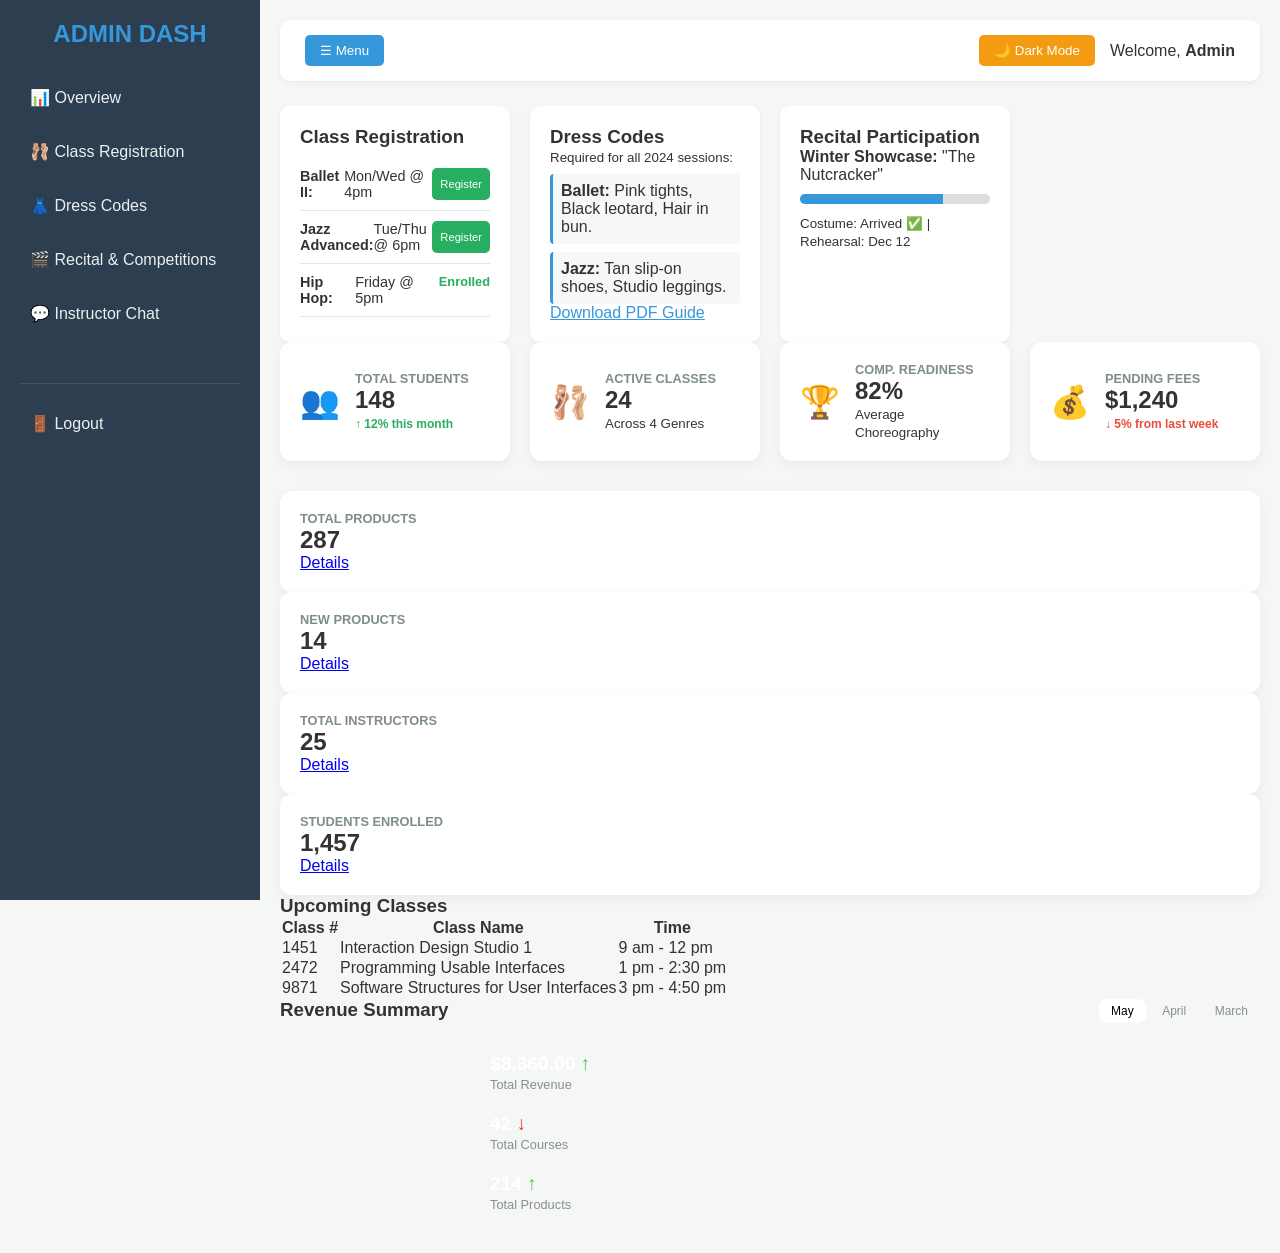
<file: dashboard.html>
<!DOCTYPE html>
<html lang="en">
<head>
    <meta charset="UTF-8">
    <meta name="viewport" content="width=device-width, initial-scale=1.0">
    <title>Pro Admin Dashboard</title>
    <link rel="stylesheet" href="admin.css">
</head>
<body>

    <aside id="sidebar">
        <div class="logo">ADMIN DASH</div>
        <nav>
    <ul>
        <li><a href="#">📊 Overview</a></li>
        <li><a href="#classes">🩰 Class Registration</a></li>
        <li><a href="#dress-code">👗 Dress Codes</a></li>
        <li><a href="#recital">🎬 Recital & Competitions</a></li>
        <li><a href="#">💬 Instructor Chat</a></li>
        <li class="logout"><a href="#">🚪 Logout</a></li>
    </ul>
</nav>

    </aside>

    <main id="main-content">
        <header>
            <button id="menu-toggle">☰ Menu</button>
            <div class="controls">
                <button id="theme-toggle">🌙 Dark Mode</button>
                <span>Welcome, <strong>Admin</strong></span>
            </div>
        </header>

        <!-- Dance Studio Specific Sections -->
<section class="dashboard-grid" style="margin-top: 20px;">
    
    <!-- Class Registration -->
    <div class="card" id="classes">
        <h3>Class Registration</h3>
        <ul class="dance-list">
            <li><strong>Ballet II:</strong> Mon/Wed @ 4pm <button class="btn-sm">Register</button></li>
            <li><strong>Jazz Advanced:</strong> Tue/Thu @ 6pm <button class="btn-sm">Register</button></li>
            <li><strong>Hip Hop:</strong> Friday @ 5pm <span class="status-tag">Enrolled</span></li>
        </ul>
    </div>

    <!-- Dress Codes -->
    <div class="card" id="dress-code">
        <h3>Dress Codes</h3>
        <p><small>Required for all 2024 sessions:</small></p>
        <div class="code-item"><strong>Ballet:</strong> Pink tights, Black leotard, Hair in bun.</div>
        <div class="code-item"><strong>Jazz:</strong> Tan slip-on shoes, Studio leggings.</div>
        <a href="#" style="color: var(--primary);">Download PDF Guide</a>
    </div>

    <!-- Recital & Competition Tracker -->
    <div class="card" id="recital">
        <h3>Recital Participation</h3>
        <div class="participation-tracker">
            <p><strong>Winter Showcase:</strong> "The Nutcracker"</p>
            <div class="progress-bar"><div class="progress" style="width: 75%;"></div></div>
            <p><small>Costume: Arrived ✅ | Rehearsal: Dec 12</small></p>
        </div>
    </div>
</section>
<section class="stats-overview">
    <div class="stat-card">
        <span class="icon">👥</span>
        <div>
            <h4>Total Students</h4>
            <p>148</p>
            <small class="trend up">↑ 12% this month</small>
        </div>
    </div>
    <div class="stat-card">
        <span class="icon">🩰</span>
        <div>
            <h4>Active Classes</h4>
            <p>24</p>
            <small>Across 4 Genres</small>
        </div>
    </div>
    <div class="stat-card">
        <span class="icon">🏆</span>
        <div>
            <h4>Comp. Readiness</h4>
            <p>82%</p>
            <small>Average Choreography</small>
        </div>
    </div>
    <div class="stat-card">
        <span class="icon">💰</span>
        <div>
            <h4>Pending Fees</h4>
            <p>$1,240</p>
            <small class="trend down">↓ 5% from last week</small>
        </div>
    </div>
</section>

<!-- 1. TOP METRICS GRID -->
<section class="stats-grid">
    <div class="stat-card">
        <div class="stat-info">
            <h4>Total Products</h4>
            <p class="stat-number">287</p>
            <a href="#" class="stat-link">Details</a>
        </div>
    </div>
    <div class="stat-card">
        <div class="stat-info">
            <h4>New Products</h4>
            <p class="stat-number">14</p>
            <a href="#" class="stat-link">Details</a>
        </div>
    </div>
    <div class="stat-card">
        <div class="stat-info">
            <h4>Total Instructors</h4>
            <p class="stat-number">25</p>
            <a href="#" class="stat-link">Details</a>
        </div>
    </div>
    <div class="stat-card">
        <div class="stat-info">
            <h4>Students Enrolled</h4>
            <p class="stat-number">1,457</p>
            <a href="#" class="stat-link">Details</a>
        </div>
    </div>
</section>

<!-- 2. UPCOMING CLASSES TABLE -->
<section class="dashboard-main-row">
    <div class="glass-card upcoming-classes">
        <h3>Upcoming Classes</h3>
        <div class="table-container">
            <table>
                <thead>
                    <tr>
                        <th>Class #</th>
                        <th>Class Name</th>
                        <th>Time</th>
                    </tr>
                </thead>
                <tbody>
                    <tr>
                        <td class="id-cell">1451</td>
                        <td>Interaction Design Studio 1</td>
                        <td>9 am - 12 pm</td>
                    </tr>
                    <tr>
                        <td class="id-cell">2472</td>
                        <td>Programming Usable Interfaces</td>
                        <td>1 pm - 2:30 pm</td>
                    </tr>
                    <tr>
                        <td class="id-cell">9871</td>
                        <td>Software Structures for User Interfaces</td>
                        <td>3 pm - 4:50 pm</td>
                    </tr>
                </tbody>
            </table>
        </div>
    </div>
</section>



<!-- 1. REVENUE SUMMARY CARD -->
<div class="glass-card revenue-summary">
    <div class="card-header">
        <h3>Revenue Summary</h3>
        <div class="date-selector">
            <button class="active">May</button>
            <button>April</button>
            <button>March</button>
        </div>
    </div>

    <div class="revenue-content">
        <!-- Donut Chart -->
        <div class="donut-container">
            <canvas id="revenueChart"></canvas>
        </div>

        <!-- Metric Details -->
        <div class="revenue-metrics">
            <div class="metric-item">
                <span class="value">$8,360.00 <i class="trend-up">↑</i></span>
                <span class="label">Total Revenue</span>
            </div>
            <div class="metric-item">
                <span class="value">42 <i class="trend-down">↓</i></span>
                <span class="label">Total Courses</span>
            </div>
            <div class="metric-item">
                <span class="value">214 <i class="trend-up">↑</i></span>
                <span class="label">Total Products</span>
            </div>
        </div>
    </div>
</div>



 
      </main>
      
   <script src="admin.js"></script>

   
    </body>
   
    </html>
</file>
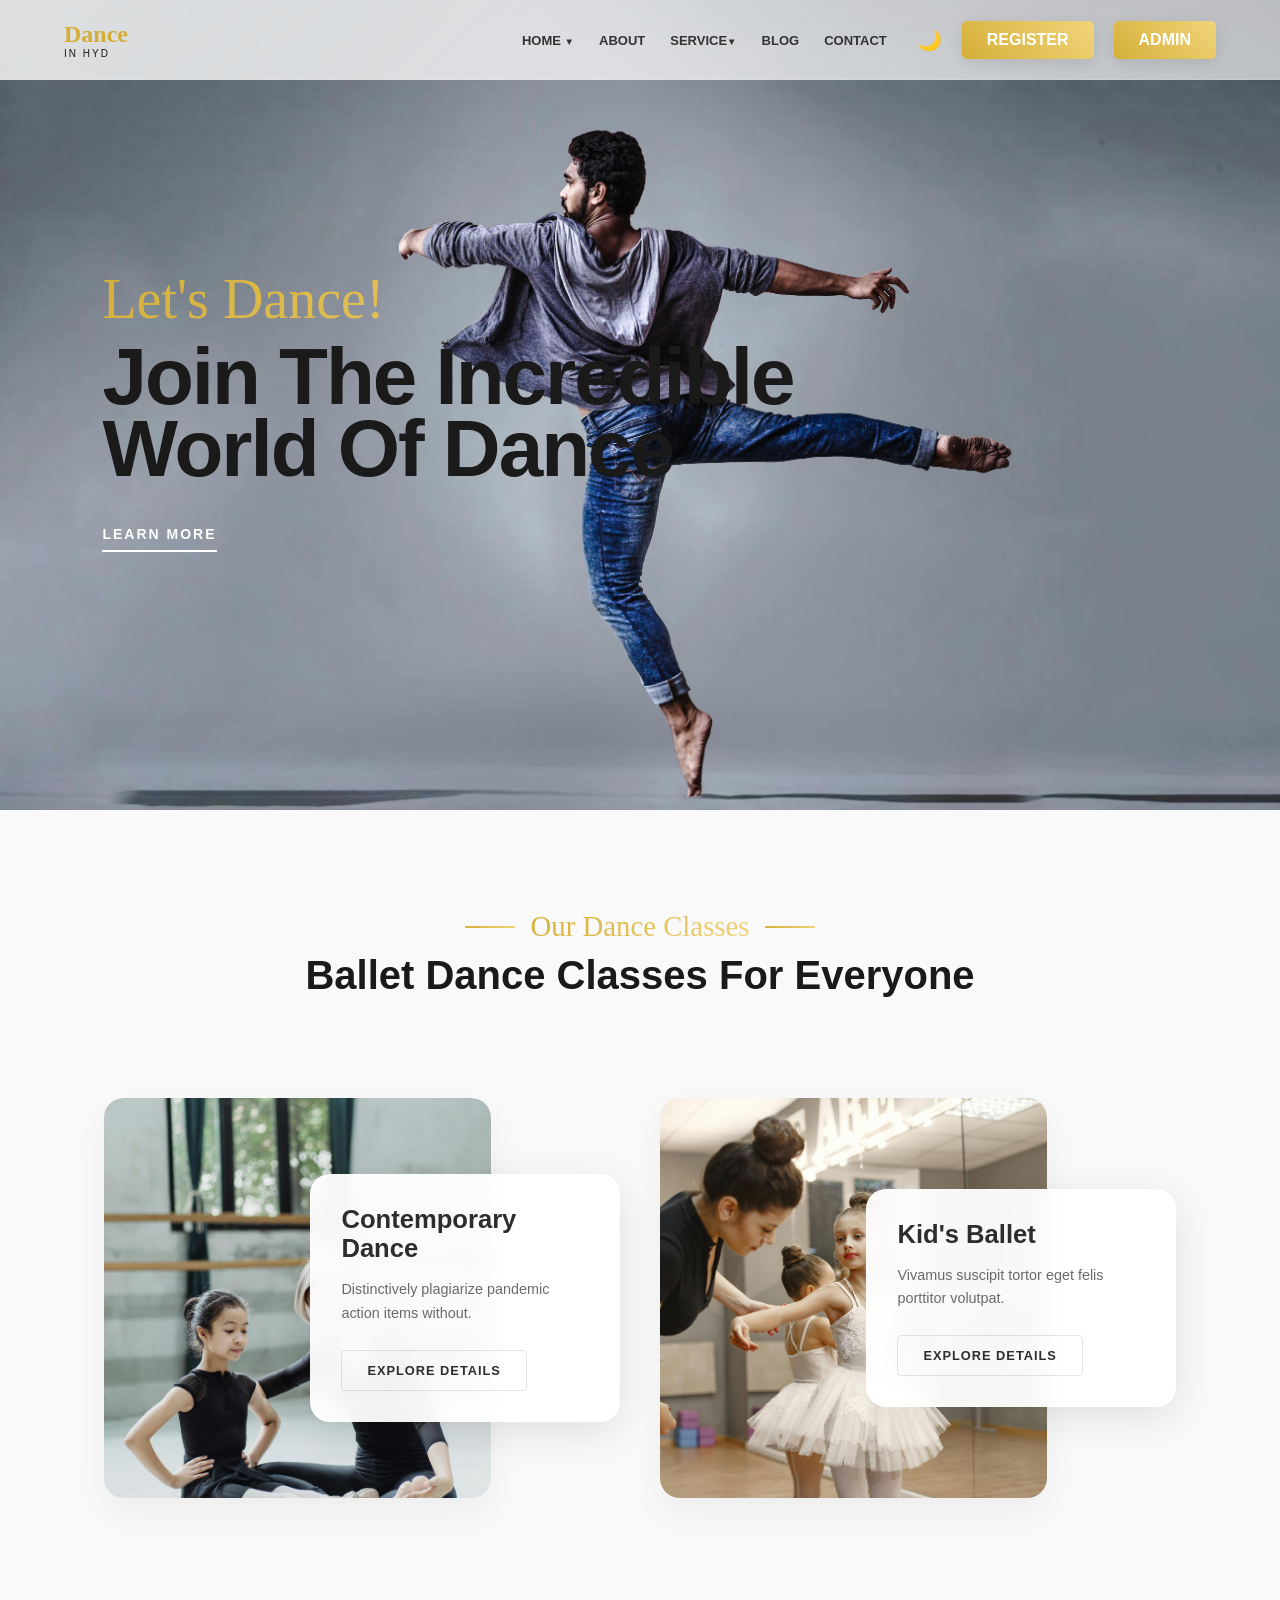
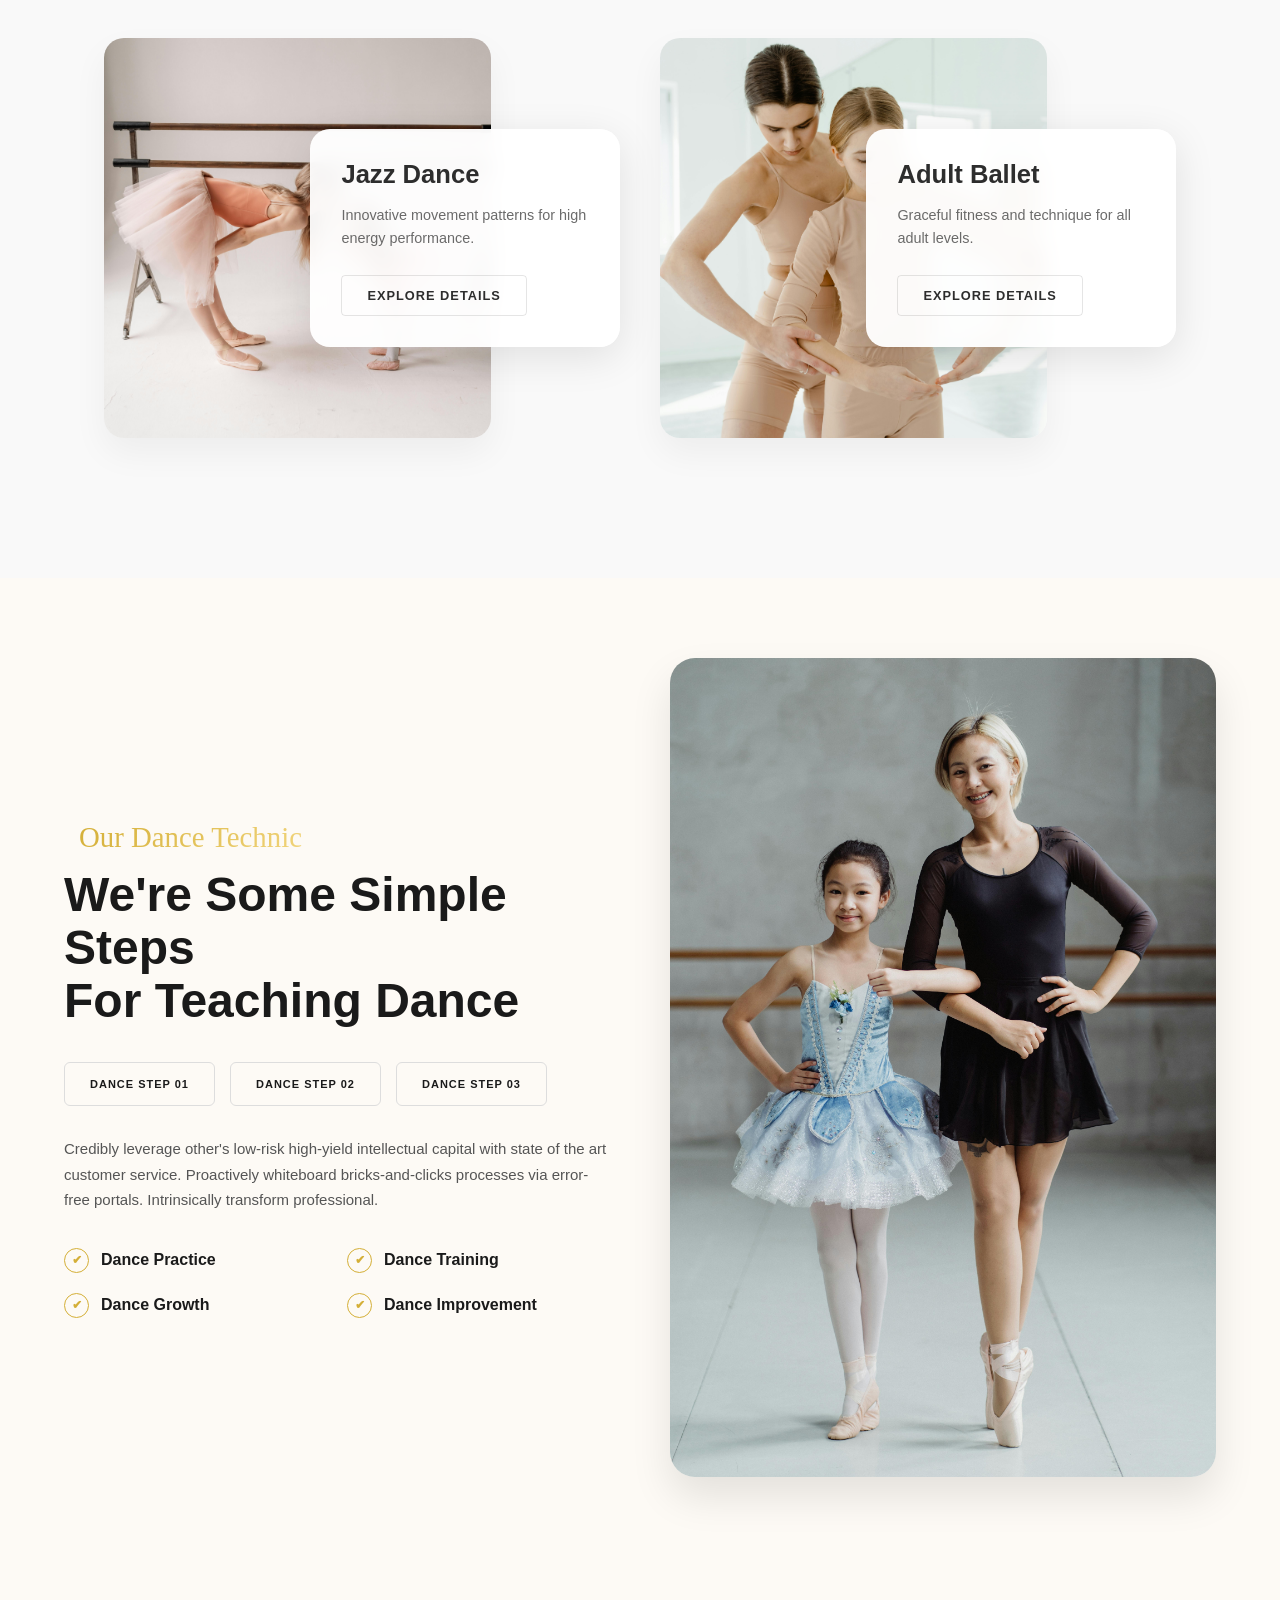
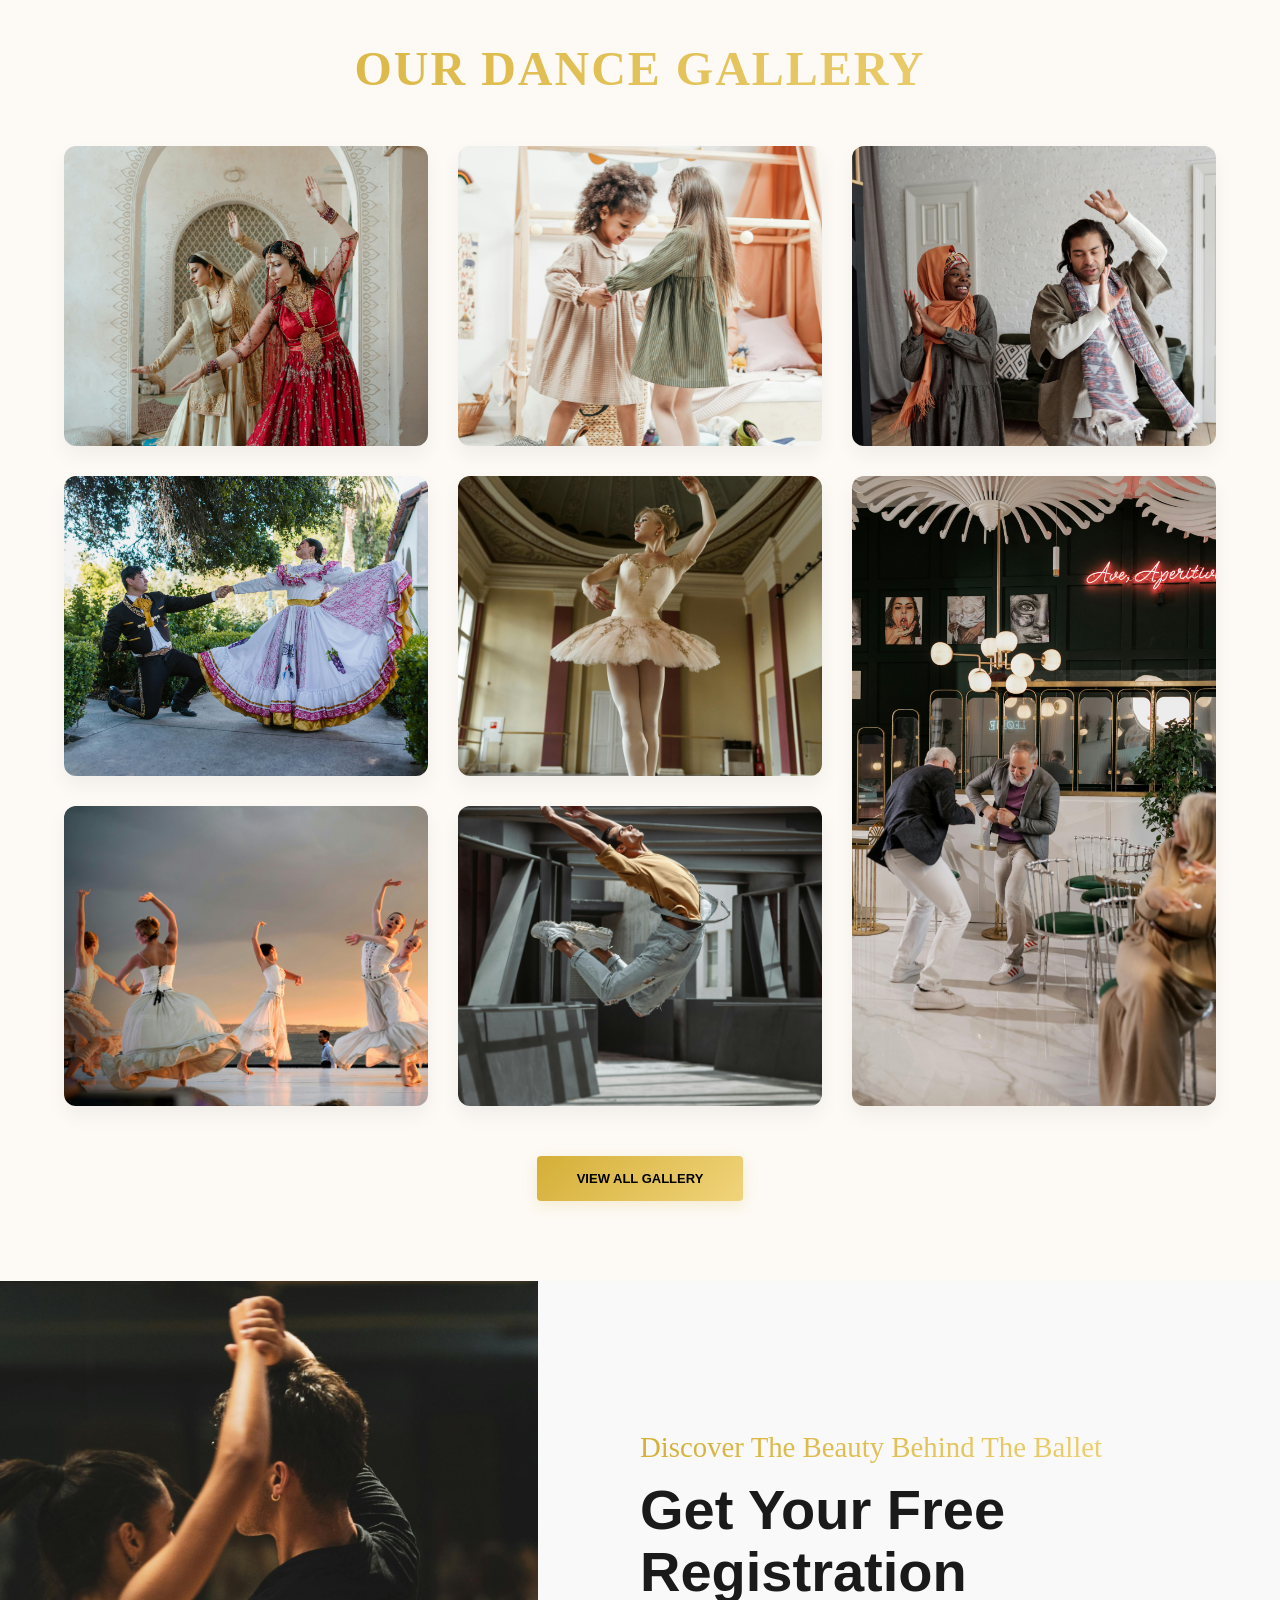
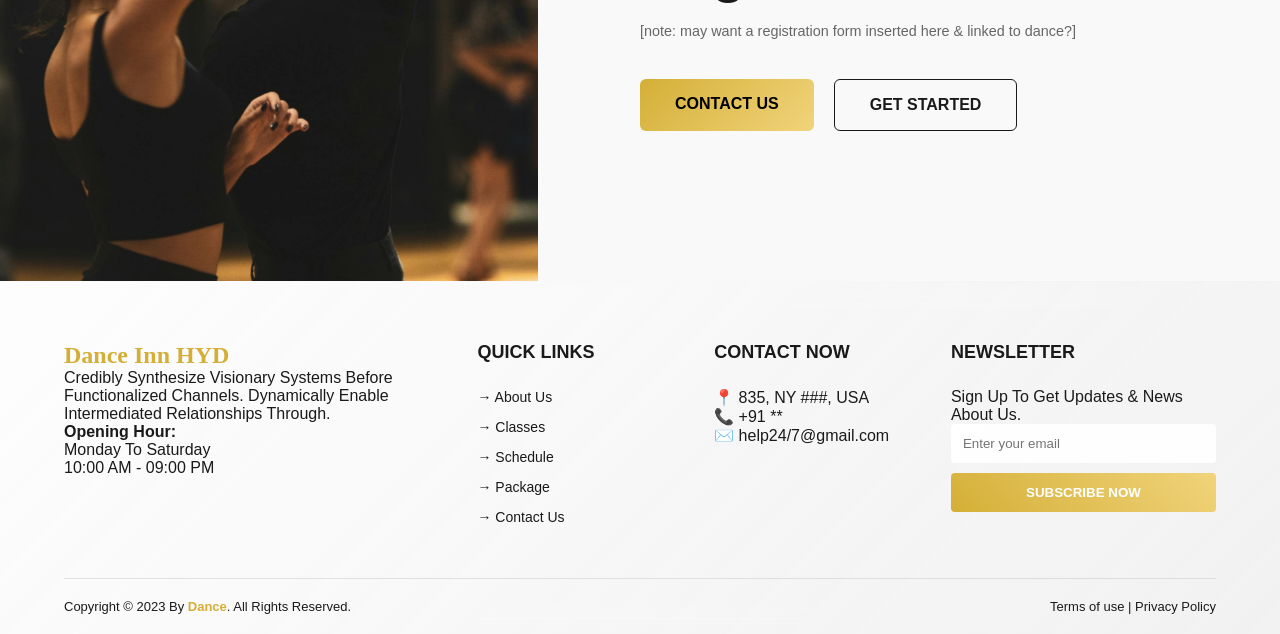
<file: home1.html>
<!DOCTYPE html>
<html lang="en">
<head>
    <meta charset="UTF-8">
    <meta name="viewport" content="width=device-width, initial-scale=1.0">
    <title>Dance - Glassmorphism Header</title>
    <link rel="stylesheet" href="home1.css">
</head>
<body>
    <nav class="navbar sticky">
        <div class="logo">
            <span class="logo-main">Dance</span>
            <span class="logo-sub">IN HYD</span>
        </div>

        <div class="menu-toggle" id="mobile-menu">
            <span></span><span></span><span></span>
        </div>

        <div class="nav-container">
            <ul class="nav-links">
                <li class="dropdown">
                <a href="index.html" class="drop-btn">HOME <span class="arrow">▼</span></a>
                <ul class="dropdown-content">
                    <li><a href="home1.html">HOME 1</a></li>
                </ul>
            </li>
                <li><a href="about.html">ABOUT </a></li>
                
                  
                <li class="dropdown">
                <a href="services.html" class="drop-btn">SERVICE<span class="arrow">▼</span></a>
                <ul class="dropdown-content">
                    <li><a href="servicedetail.html">CONTEMPORARY</a></li>
                    <li><a href="servicedetail.html">KIDS DANCE</a></li>
                    <li><a href="servicedetail.html">SALSA</a></li>
                    <li><a href="servicedetail.html">CLASSICAL DANCE</a></li>
                    <li><a href="servicedetail.html">FREE STYLE</a></li>
                    

                </ul>
            </li>   
                    
                
                <li><a href="blog.html">BLOG</a></li>
                <li><a href="contact.html">CONTACT</a></li>
            </ul>

            <div class="nav-actions">
                <button id="theme-toggle" aria-label="Toggle Theme">
                    <span class="mode-icon">🌙</span>
                </button>
                <a href="register.html" class="register-btn">REGISTER</a>
                <a href="dashboard.html" class="register-btn">ADMIN</a>
            </div>
        </div>
    </nav>

    <section class="hero-image-v2">
    <div class="hero-overlay"></div>
    <div class="hero-body-content">
        <p class="hero-script">Let's Dance!</p>
        <h1 class="hero-main-heading">Join The Incredible <br>World Of Dance</h1>
        <div class="hero-cta-box">
            <a href="#" class="btn-learn-more">LEARN MORE</a>
        </div>
    </div>
</section>
<section class="ballet-classes">
    <header class="section-header">
        <div class="label-box">
            <span class="gold-line"></span>
            <p class="script-label">Our Dance Classes</p>
            <span class="gold-line"></span>
        </div>
        <h2 class="main-title">Ballet Dance Classes For Everyone</h2>
    </header>

    <div class="classes-grid-layout">
        <!-- Card 1 -->
        <article class="class-card">
            <div class="card-image">
                <img src="image1.jpg.jpg" alt="Contemporary Dance">
            </div>
            <div class="card-info-box">
                <h3>Contemporary Dance</h3>
                <p>Distinctively plagiarize pandemic action items without.</p>
                <a href="#" class="btn-explore">EXPLORE DETAILS</a>
            </div>
        </article>

        <!-- Card 2 -->
        <article class="class-card">
            <div class="card-image">
                <img src="image2.jpg.jpg" alt="Kid's Ballet">
            </div>
            <div class="card-info-box">
                <h3>Kid's Ballet</h3>
                <p>Vivamus suscipit tortor eget felis porttitor volutpat.</p>
                <a href="#" class="btn-explore">EXPLORE DETAILS</a>
            </div>
        </article>

        <!-- Card 3 (New) -->
        <article class="class-card">
            <div class="card-image">
                <img src="image3.jpg.jpg" alt="Jazz Dance">
            </div>
            <div class="card-info-box">
                <h3>Jazz Dance</h3>
                <p>Innovative movement patterns for high energy performance.</p>
                <a href="#" class="btn-explore">EXPLORE DETAILS</a>
            </div>
        </article>

        <!-- Card 4 (New) -->
        <article class="class-card">
            <div class="card-image">
                <img src="image5.jpg.jpg" alt="Adult Ballet">
            </div>
            <div class="card-info-box">
                <h3>Adult Ballet</h3>
                <p>Graceful fitness and technique for all adult levels.</p>
                <a href="#" class="btn-explore">EXPLORE DETAILS</a>
            </div>
        </article>
    </div>
</section>


<section class="dance-technic">
    <div class="technic-container">
        
        <!-- Left Side: Content -->
        <div class="technic-info">
            <div class="technic-header">
                <span class="red-line"></span>
                <p class="script-label">Our Dance Technic</p>
                <span class="red-line"></span>
            </div>
            
            <h2 class="technic-title">We're Some Simple Steps <br> For Teaching Dance</h2>

            <!-- Step Tabs -->
            <div class="step-tabs">
                <button class="step-btn " data-step="1">DANCE STEP 01</button>
                <button class="step-btn" data-step="2">DANCE STEP 02</button>
                <button class="step-btn" data-step="3">DANCE STEP 03</button>
            </div>

            <p class="technic-description">
                Credibly leverage other's low-risk high-yield intellectual capital with state of the art customer service. 
                Proactively whiteboard bricks-and-clicks processes via error-free portals. Intrinsically transform professional.
            </p>

            <!-- Features Checklist -->
            <ul class="feature-checklist">
                <li><span class="check-icon">✔</span> Dance Practice</li>
                <li><span class="check-icon">✔</span> Dance Training</li>
                <li><span class="check-icon">✔</span> Dance Growth</li>
                <li><span class="check-icon">✔</span> Dance Improvement</li>
            </ul>
        </div>

        <!-- Right Side: Image -->
        <div class="technic-image-box">
            <img src="homeimg1.jpg" alt="Dance Teaching Group">
        </div>

    </div>
</section>

<section class="dance-gallery-v3">
    <div class="gallery-container">
        <h2 class="gallery-title-gold">OUR DANCE GALLERY</h2>

        <div class="gallery-mosaic">
            <!-- Col 1 & 2 (Stacked) -->
            <div class="gallery-item">
                <img src="img1.jpg.jpg" alt="Traditional Dance">
            </div>
            <div class="gallery-item">
                <img src="img2.jpg.jpg" alt="Kids Classes">
            </div>
            <div class="gallery-item">
                <img src="img3.jpg.jpg" alt="Couple Dance">
            </div>
            <div class="gallery-item">
                <img src="img4.jpg.jpg" alt="Social Dance">
            </div>
             <div class="gallery-item">
                <img src="img7.jpg.jpg" alt="Social Dance">
            </div>

            <!-- Tall Item (Right Side) -->
            <div class="gallery-item tall-span">
                <img src="img5.jpg.jpg" alt="Contemporary Duo">
            </div>
             <div class="gallery-item">
                <img src="img8.jpg.jpg" alt="Social Dance">
            </div> <div class="gallery-item">
                <img src="img9.jpg.jpg" alt="Social Dance">
            </div>
        </div>

        <div class="gallery-footer">
            <a href="#" class="btn-gold-view">VIEW ALL GALLERY</a>
        </div>
    </div>
</section>


<section class="registration-cta">
    <!-- Left Side: Video/Image Preview -->
    <div class="cta-image-box">
        
        <img src="ex img.jpg" alt="Ballet Dancers">
    </div>

    <!-- Right Side: Content Box -->
    <div class="cta-content-box">
        <div class="content-inner">
            <p class="script-subtitle">Discover The Beauty Behind The Ballet</p>
            <h2 class="cta-main-title">Get Your Free Registration</h2>
            <p class="cta-note">[note: may want a registration form inserted here & linked to dance?]</p>
            
            <div class="cta-buttons">
                <a href="#" class="btn-gold-fill">CONTACT US</a>
                <a href="#" class="btn-white-outline">GET STARTED</a>
            </div>
        </div>
    </div>
</section>























































    <footer class="main-footer">
    <div class="footer-container">
        <!-- Brand Section -->
        <div class="footer-column brand-col">
            <div class="logo">
                <span class="logo-main">Dance Inn HYD</span>
            </div>
            <p class="description">Credibly Synthesize Visionary Systems Before Functionalized Channels. Dynamically Enable Intermediated Relationships Through.</p>
            <div class="opening-hours">
                <div>
                    <strong>Opening Hour:</strong>
                    <p>Monday To Saturday<br>10:00 AM - 09:00 PM</p>
                </div>
               
            </div>
        </div>

        <!-- Quick Links -->
        <div class="footer-column">
            <h3>QUICK LINKS</h3>
            <ul class="footer-links">
                <li><a href="#">→ About Us</a></li>
                <li><a href="#">→ Classes</a></li>
                <li><a href="#">→ Schedule</a></li>
                <li><a href="#">→ Package</a></li>
                <li><a href="#">→ Contact Us</a></li>
            </ul>
        </div>

        <!-- Contact Info -->
        <div class="footer-column">
            <h3>CONTACT NOW</h3>
            <div class="contact-info">
                <p>📍 835, NY ###, USA</p>
                <p>📞 +91 **</p>
                <p>✉️ help24/7@gmail.com</p>
            </div>
        </div>

        <!-- Newsletter -->
        <div class="footer-column">
            <h3>NEWSLETTER</h3>
            <p>Sign Up To Get Updates & News About Us.</p>
            <form class="newsletter-form">
                <input type="email" placeholder="Enter your email">
                <button type="submit" class="btn-gradient">SUBSCRIBE NOW</button>
            </form>
        </div>
    </div>

    <!-- Bottom Bar -->
    <div class="footer-bottom">
        <p>Copyright © 2023 By <span class="accent">Dance</span>. All Rights Reserved.</p>
        <div class="bottom-links">
            <a >Terms of use |</a>
            <a >Privacy Policy</a>
        </div>
    </div>
</footer>

    <script src="script.js"></script>
</body>
</html>
</file>
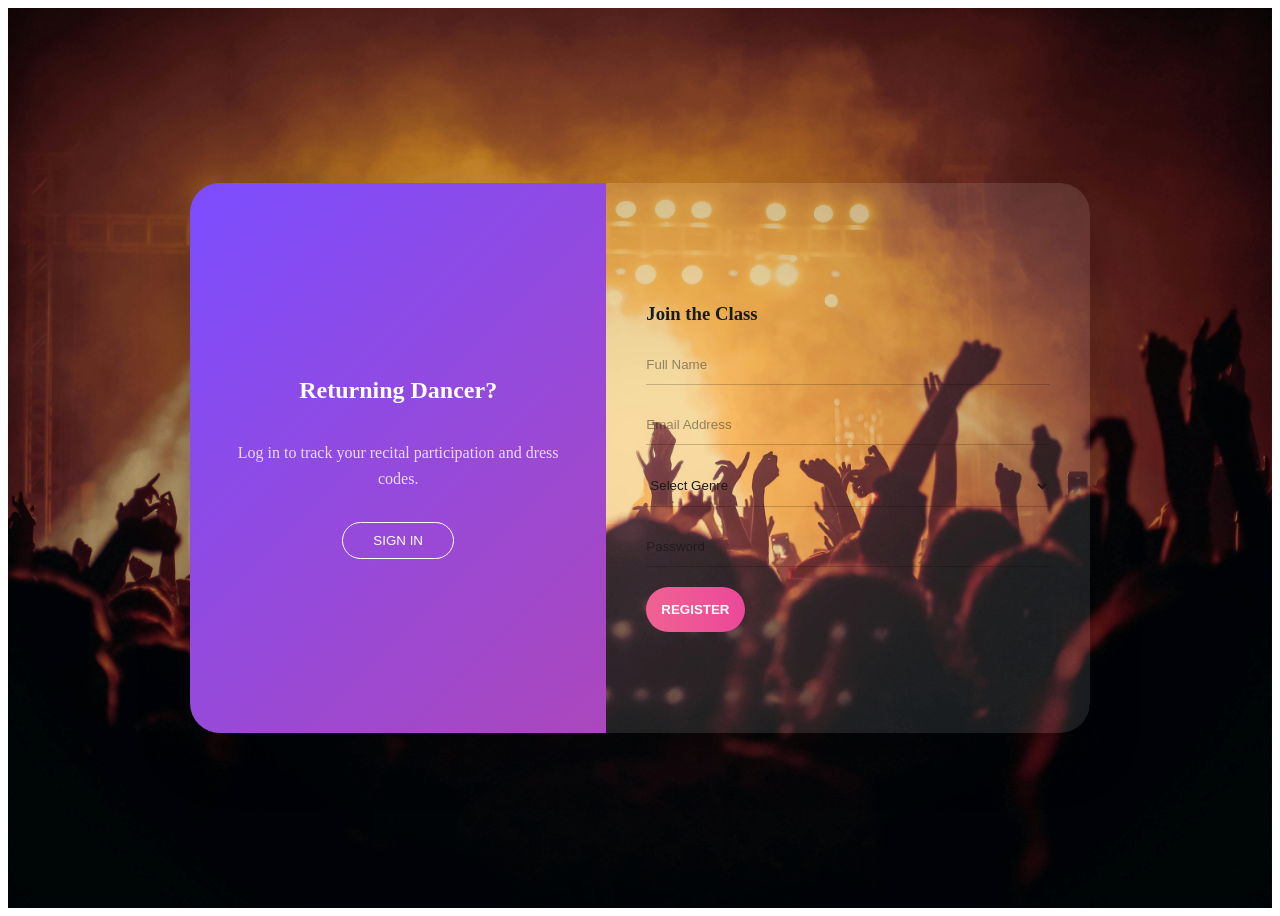
<file: register.html>
<!DOCTYPE html>
<html lang="en">
<head>
    <meta charset="UTF-8">
    <meta name="viewport" content="width=device-width, initial-scale=1.0">
    <title>Dance - Glassmorphism Header</title>
    <link rel="stylesheet" href="register.css">
</head>
<body>
   



<section class="registration-section">
  <div class="flip-card" id="authCard">
    <div class="flip-card-inner">
      
      <!-- FRONT SIDE: Registration (Join the Class) -->
      <div class="flip-card-front">
        <div class="side-gradient">
          <h2>Returning Dancer?</h2>
          <p>Log in to track your recital participation and dress codes.</p>
          <button class="btn-outline" onclick="flipCard()">SIGN IN</button>
        </div>
        <div class="side-glass">
          <h3>Join the Class</h3>
          <form class="glass-form">
            <input type="text" placeholder="Full Name" required>
            <input type="email" placeholder="Email Address" required>
            <select class="glass-select">
              <option value="" disabled selected>Select Genre</option>
              <option value="ballet">Ballet</option>
              <option value="jazz">Jazz</option>
              <option value="tap">Tap</option>
            </select>
            <input type="password" placeholder="Password" required>
            <button type="submit" class="btn-pink">REGISTER</button>
          </form>
        </div>
      </div>

      <!-- BACK SIDE: Sign In Form -->
      <div class="flip-card-back">
        <div class="side-glass">
          <h3>Sign In</h3>
          <form class="glass-form">
            <input type="email" placeholder="Email Address" required>
            <input type="password" placeholder="Password" required>
            <button type="submit" class="btn-pink">LOG IN</button>
          </form>
        </div>
        <div class="side-gradient">
          <h2>New Here?</h2>
          <p>Register today to join our community and start dancing!</p>
          <button class="btn-outline" onclick="flipCard()">REGISTER</button>
        </div>
      </div>

    </div>
  </div>
</section>



    <script src="script.js"></script>
</body>
</html>
</file>
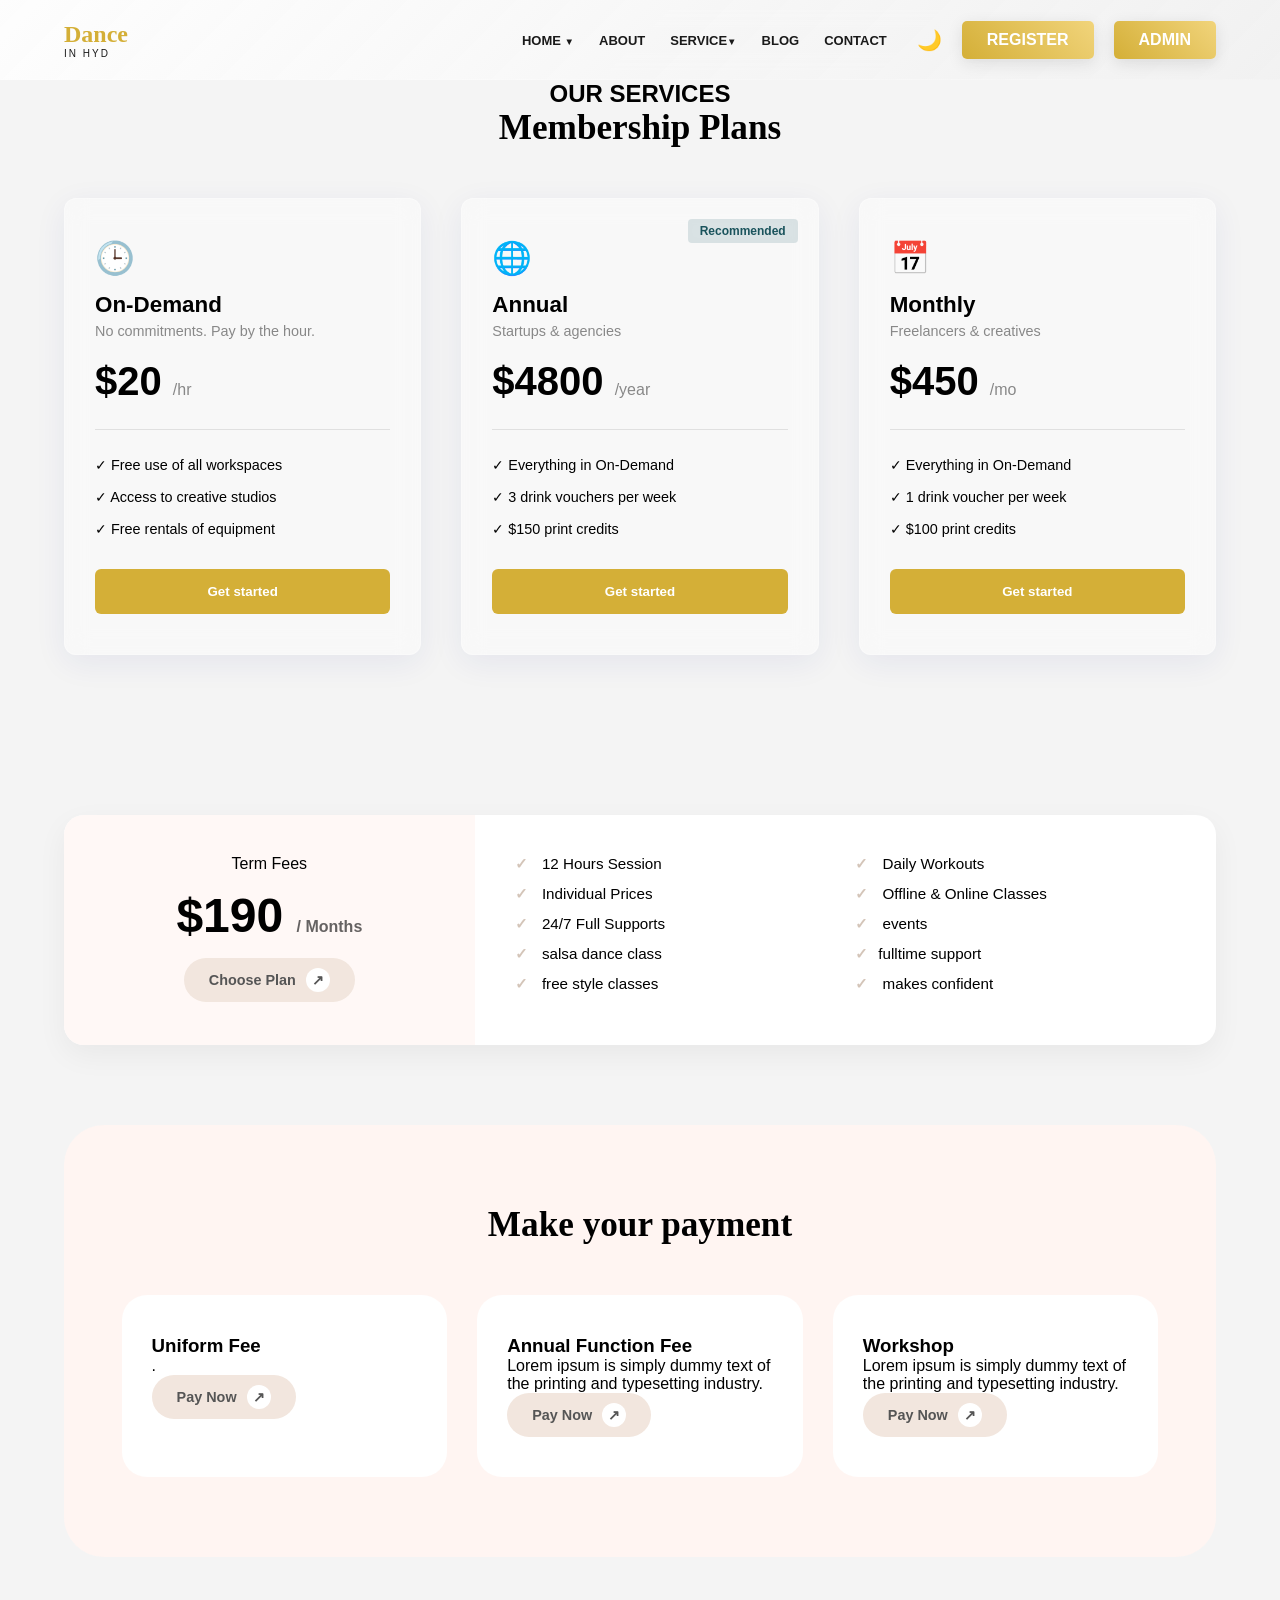
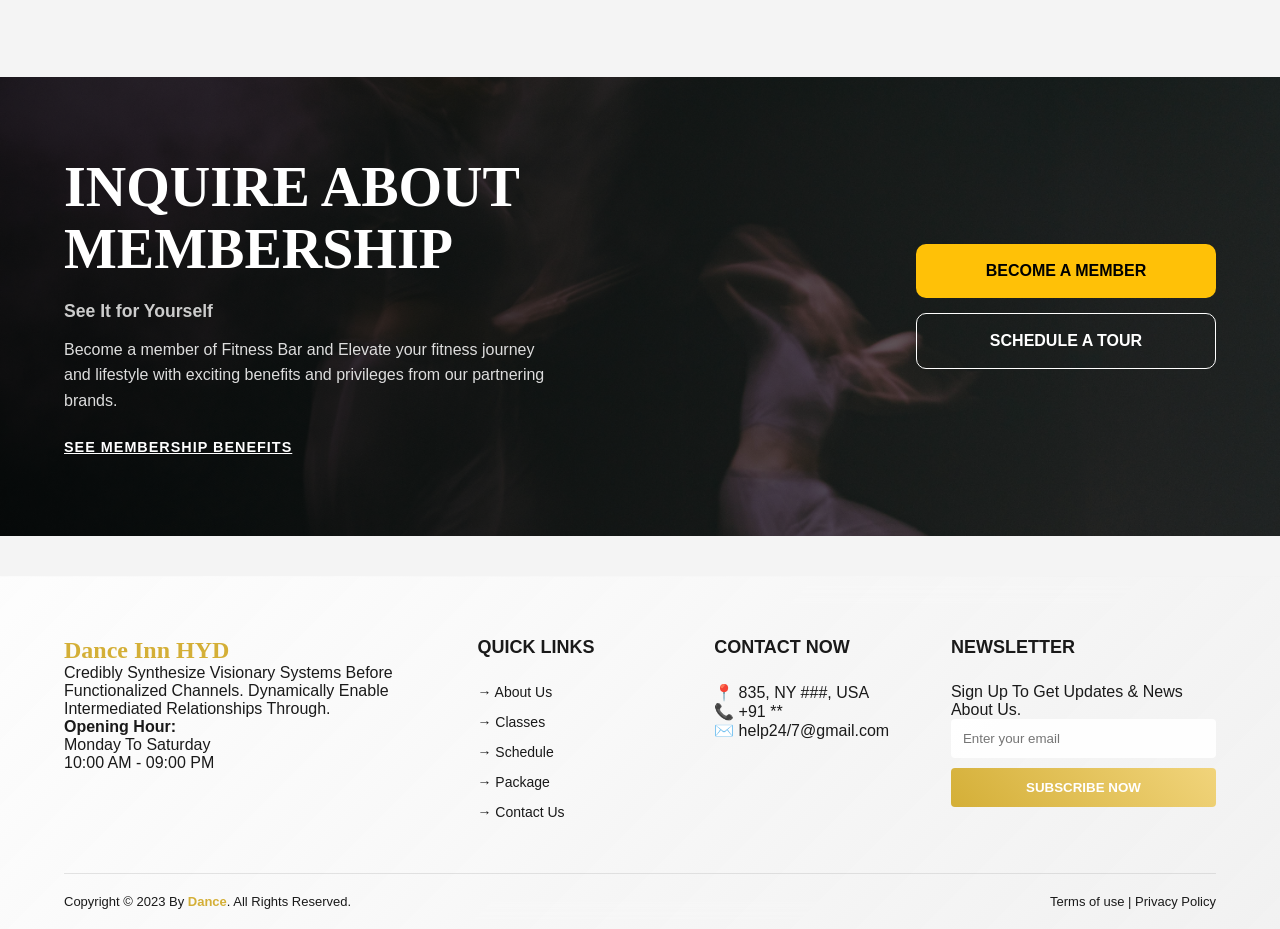
<file: servicedetail.html>
<!DOCTYPE html>
<html lang="en">
<head>
    <meta charset="UTF-8">
    <meta name="viewport" content="width=device-width, initial-scale=1.0">
    <title>Dance - Glassmorphism Header</title>
    <link rel="stylesheet" href="servicesdetail.css">
</head>
<body>
    <nav class="navbar sticky">
        <div class="logo">
            <span class="logo-main">Dance</span>
            <span class="logo-sub">IN HYD</span>
        </div>

        <div class="menu-toggle" id="mobile-menu">
            <span></span><span></span><span></span>
        </div>

        <div class="nav-container">
            <ul class="nav-links">
               <li class="dropdown">
                <a href="index.html" class="drop-btn">HOME <span class="arrow">▼</span></a>
                <ul class="dropdown-content">
                    <li><a href="home1.html">HOME 1</a></li>
                </ul>
            </li>
                <li><a href="about.html">ABOUT </a></li>
                
                 
                <li class="dropdown">
                <a href="services.html" class="drop-btn">SERVICE<span class="arrow">▼</span></a>
                <ul class="dropdown-content">
                    <li><a href="servicedetail.html">CONTEMPORARY</a></li>
                    <li><a href="servicedetail.html">KIDS DANCE</a></li>
                    <li><a href="servicedetail.html">SALSA</a></li>
                    <li><a href="servicedetail.html">CLASSICAL DANCE</a></li>
                    <li><a href="servicedetail.html">FREE STYLE</a></li>
                    

                </ul>
            </li>
                <li><a href="blog.html">BLOG</a></li>
                <li><a href="contact.html">CONTACT</a></li>
            </ul>

            <div class="nav-actions">
                <button id="theme-toggle" aria-label="Toggle Theme">
                    <span class="mode-icon">🌙</span>
                </button>
                <a href="register.html" class="register-btn">REGISTER</a>
                <a href="dashboard.html" class="register-btn">ADMIN</a>
            </div>
        </div>
    </nav>

  

<!-- Wrapper added to see the glass effect better -->
<section class="membership-section glass-bg">
    <h2 class="hero-title">OUR SERVICES</h2>
  <h2 class="section-title">Membership Plans</h2>
  <div class="plans-grid">
    <!-- On-Demand Card -->
    <div class="plan-card glass reveal">
      <div class="plan-icon">🕒</div>
      <h3>On-Demand</h3>
      <p class="plan-subtitle">No commitments. Pay by the hour.</p>
      <div class="plan-price">$20 <span>/hr</span></div>
      <hr>
      <ul class="plan-list">
        <li>✓ Free use of all workspaces</li>
        <li>✓ Access to creative studios</li>
        <li>✓ Free rentals of equipment</li>
      </ul>
      <button class="btn-get-started">Get started</button>
    </div>

    <!-- Annual Card -->
    <div class="plan-card glass reveal recommended">
       <span class="badge">Recommended</span>
       <div class="plan-icon">🌐</div>
       <h3>Annual</h3>
       <p class="plan-subtitle">Startups & agencies</p>
       <div class="plan-price">$4800 <span>/year</span></div>
       <hr>
       <ul class="plan-list">
         <li>✓ Everything in On-Demand</li>
         <li>✓ 3 drink vouchers per week</li>
         <li>✓ $150 print credits</li>
       </ul>
       <button class="btn-get-started">Get started</button>
    </div>

    <!-- Monthly Card -->
    <div class="plan-card glass reveal">
       <div class="plan-icon">📅</div>
       <h3>Monthly</h3>
       <p class="plan-subtitle">Freelancers & creatives</p>
       <div class="plan-price">$450 <span>/mo</span></div>
       <hr>
       <ul class="plan-list">
         <li>✓ Everything in On-Demand</li>
         <li>✓ 1 drink voucher per week</li>
         <li>✓ $100 print credits</li>
       </ul>
       <button class="btn-get-started">Get started</button>
    </div>
  </div>
</section>


    <section class="fees-section">
  <!-- Term Fees Card -->
  <div class="term-fees-card reveal">
    <div class="price-box">
      <span class="fee-label">Term Fees</span>
      <h2 class="price">$190 <span>/ Months</span></h2>
      <a href="#" class="btn-pill">Choose Plan <span class="btn-arrow">↗</span></a>
    </div>
    <div class="features-list">
      <ul>
        <li><span class="check">✓</span> 12 Hours Session</li>
        <li><span class="check">✓</span> Individual Prices</li>
        <li><span class="check">✓</span> 24/7 Full Supports</li>
        <li><span class="check">✓</span> salsa dance class</li>
        <li><span class="check">✓</span> free style  classes</li>
      </ul>
      <ul>
        <li><span class="check">✓</span> Daily Workouts</li>
        <li><span class="check">✓</span> Offline & Online Classes</li>
        <li><span class="check">✓</span> events</li>
        <li><span class="check">✓</span>fulltime support </li>
        <li><span class="check">✓</span> makes confident</li>
      </ul>
    </div>
  </div>

  <!-- Payment Grid Section -->
  <div class="payment-area">
    <h2 class="section-title">Make your payment</h2>
    <div class="payment-grid">
      <!-- Card 1 -->
      <div class="payment-card reveal">
        <h3>Uniform Fee</h3>
        <p>.</p>
        <a href="#" class="btn-pill">Pay Now <span class="btn-arrow">↗</span></a>
      </div>
      <!-- Card 2 -->
      <div class="payment-card reveal">
        <h3>Annual Function Fee</h3>
        <p>Lorem ipsum is simply dummy text of the printing and typesetting industry.</p>
        <a href="#" class="btn-pill">Pay Now <span class="btn-arrow">↗</span></a>
      </div>
      <!-- Card 3 -->
      <div class="payment-card reveal">
        <h3>Workshop</h3>
        <p>Lorem ipsum is simply dummy text of the printing and typesetting industry.</p>
        <a href="#" class="btn-pill">Pay Now <span class="btn-arrow">↗</span></a>
      </div>
    </div>
  </div>
</section>



<section class="inquiry-section reveal">
  <div class="inquiry-overlay">
    <div class="container inquiry-flex">
      <!-- Left Content -->
      <div class="inquiry-content">
        <h2 class="inquiry-title">INQUIRE ABOUT <br> MEMBERSHIP</h2>
        <h4 class="inquiry-subtitle">See It for Yourself</h4>
        <p class="inquiry-text">
          Become a member of Fitness Bar and Elevate your fitness journey and 
          lifestyle with exciting benefits and privileges from our partnering brands.
        </p>
        <a href="#" class="benefits-link">SEE MEMBERSHIP BENEFITS</a>
      </div>

      <!-- Right Actions (Buttons) -->
      <div class="inquiry-actions">
        <a href="#" class="btn-member">BECOME A MEMBER</a>
        <a href="#" class="btn-tour">SCHEDULE A TOUR</a>
      </div>
    </div>
  </div>
</section>























































    <footer class="main-footer">
    <div class="footer-container">
        <!-- Brand Section -->
        <div class="footer-column brand-col">
            <div class="logo">
                <span class="logo-main">Dance Inn HYD</span>
            </div>
            <p class="description">Credibly Synthesize Visionary Systems Before Functionalized Channels. Dynamically Enable Intermediated Relationships Through.</p>
            <div class="opening-hours">
                <div>
                    <strong>Opening Hour:</strong>
                    <p>Monday To Saturday<br>10:00 AM - 09:00 PM</p>
                </div>
               
            </div>
        </div>

        <!-- Quick Links -->
        <div class="footer-column">
            <h3>QUICK LINKS</h3>
            <ul class="footer-links">
                <li><a href="#">→ About Us</a></li>
                <li><a href="#">→ Classes</a></li>
                <li><a href="#">→ Schedule</a></li>
                <li><a href="#">→ Package</a></li>
                <li><a href="#">→ Contact Us</a></li>
            </ul>
        </div>

        <!-- Contact Info -->
        <div class="footer-column">
            <h3>CONTACT NOW</h3>
            <div class="contact-info">
                <p>📍 835, NY ###, USA</p>
                <p>📞 +91 **</p>
                <p>✉️ help24/7@gmail.com</p>
            </div>
        </div>

        <!-- Newsletter -->
        <div class="footer-column">
            <h3>NEWSLETTER</h3>
            <p>Sign Up To Get Updates & News About Us.</p>
            <form class="newsletter-form">
                <input type="email" placeholder="Enter your email">
                <button type="submit" class="btn-gradient">SUBSCRIBE NOW</button>
            </form>
        </div>
    </div>

    <!-- Bottom Bar -->
    <div class="footer-bottom">
        <p>Copyright © 2023 By <span class="accent">Dance</span>. All Rights Reserved.</p>
        <div class="bottom-links">
            <a >Terms of use |</a>
            <a >Privacy Policy</a>
        </div>
    </div>
</footer>

    <script src="script.js"></script>
</body>
</html>
</file>
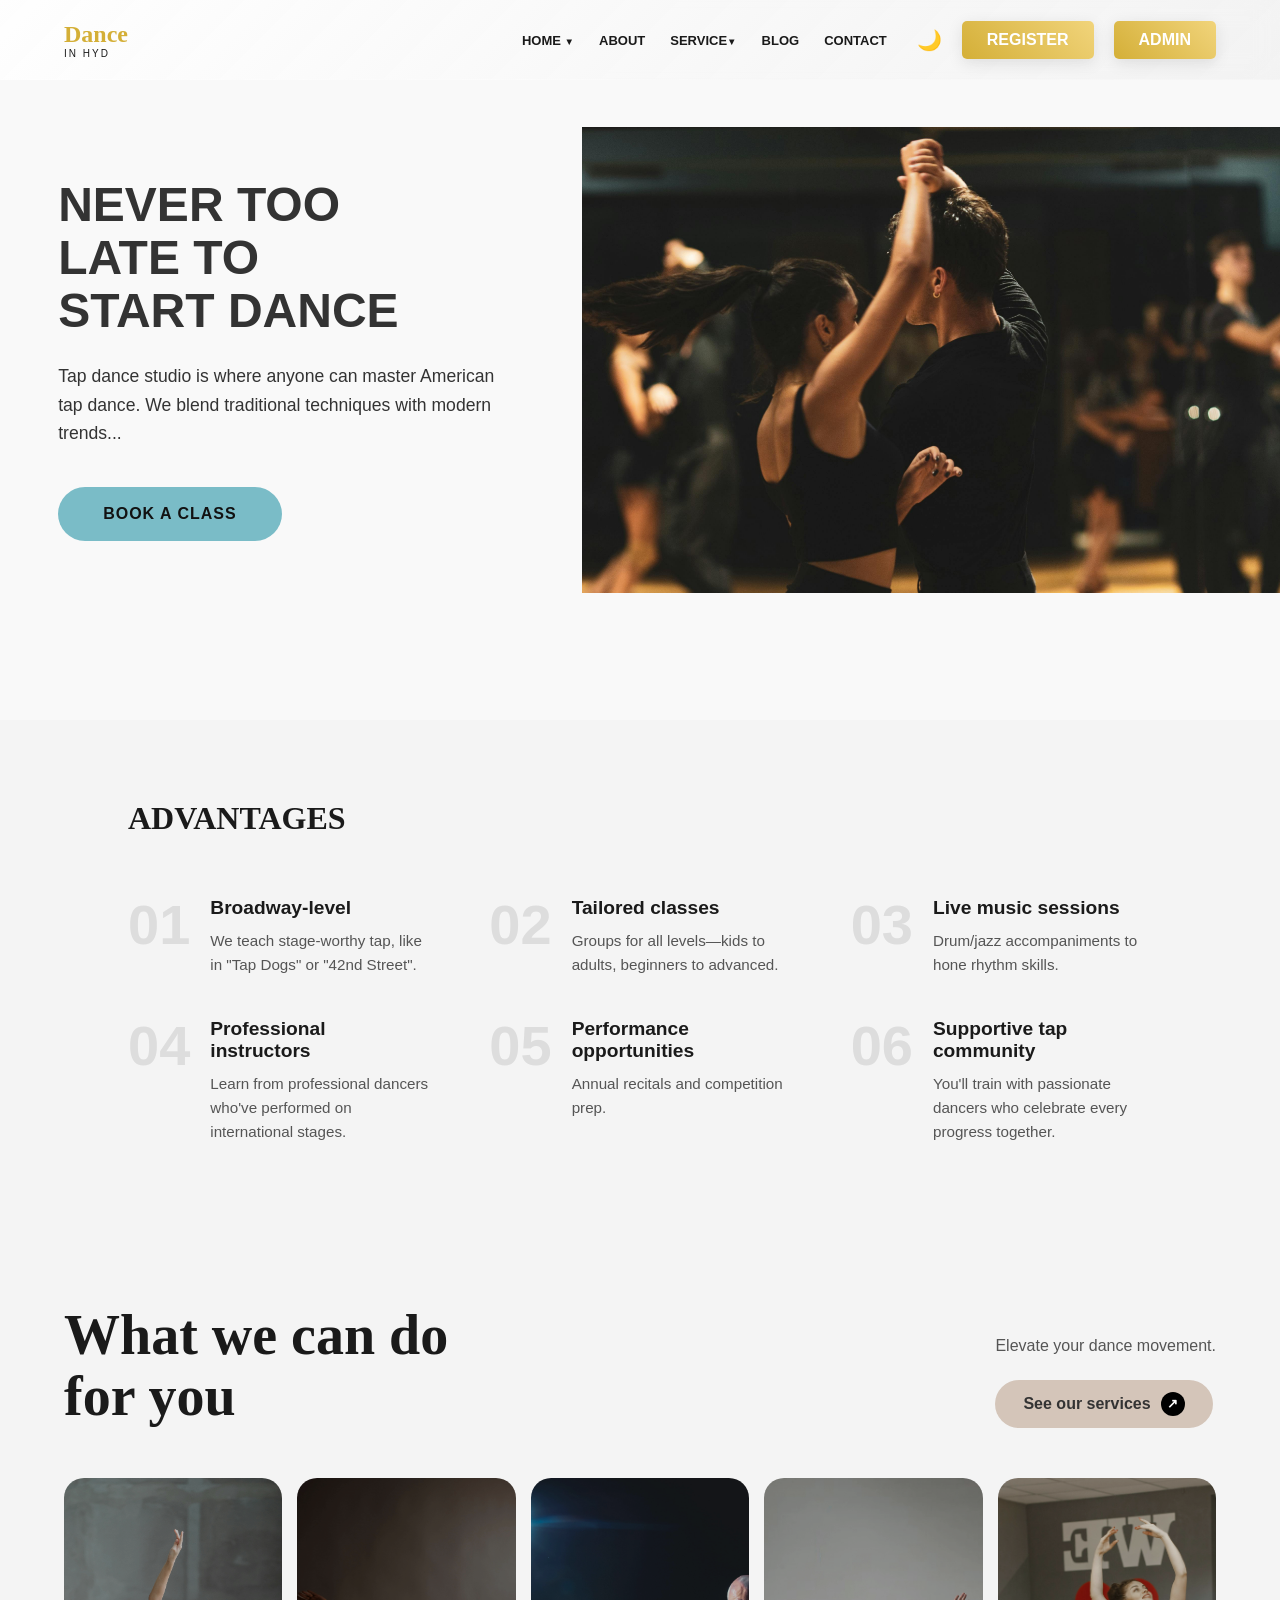
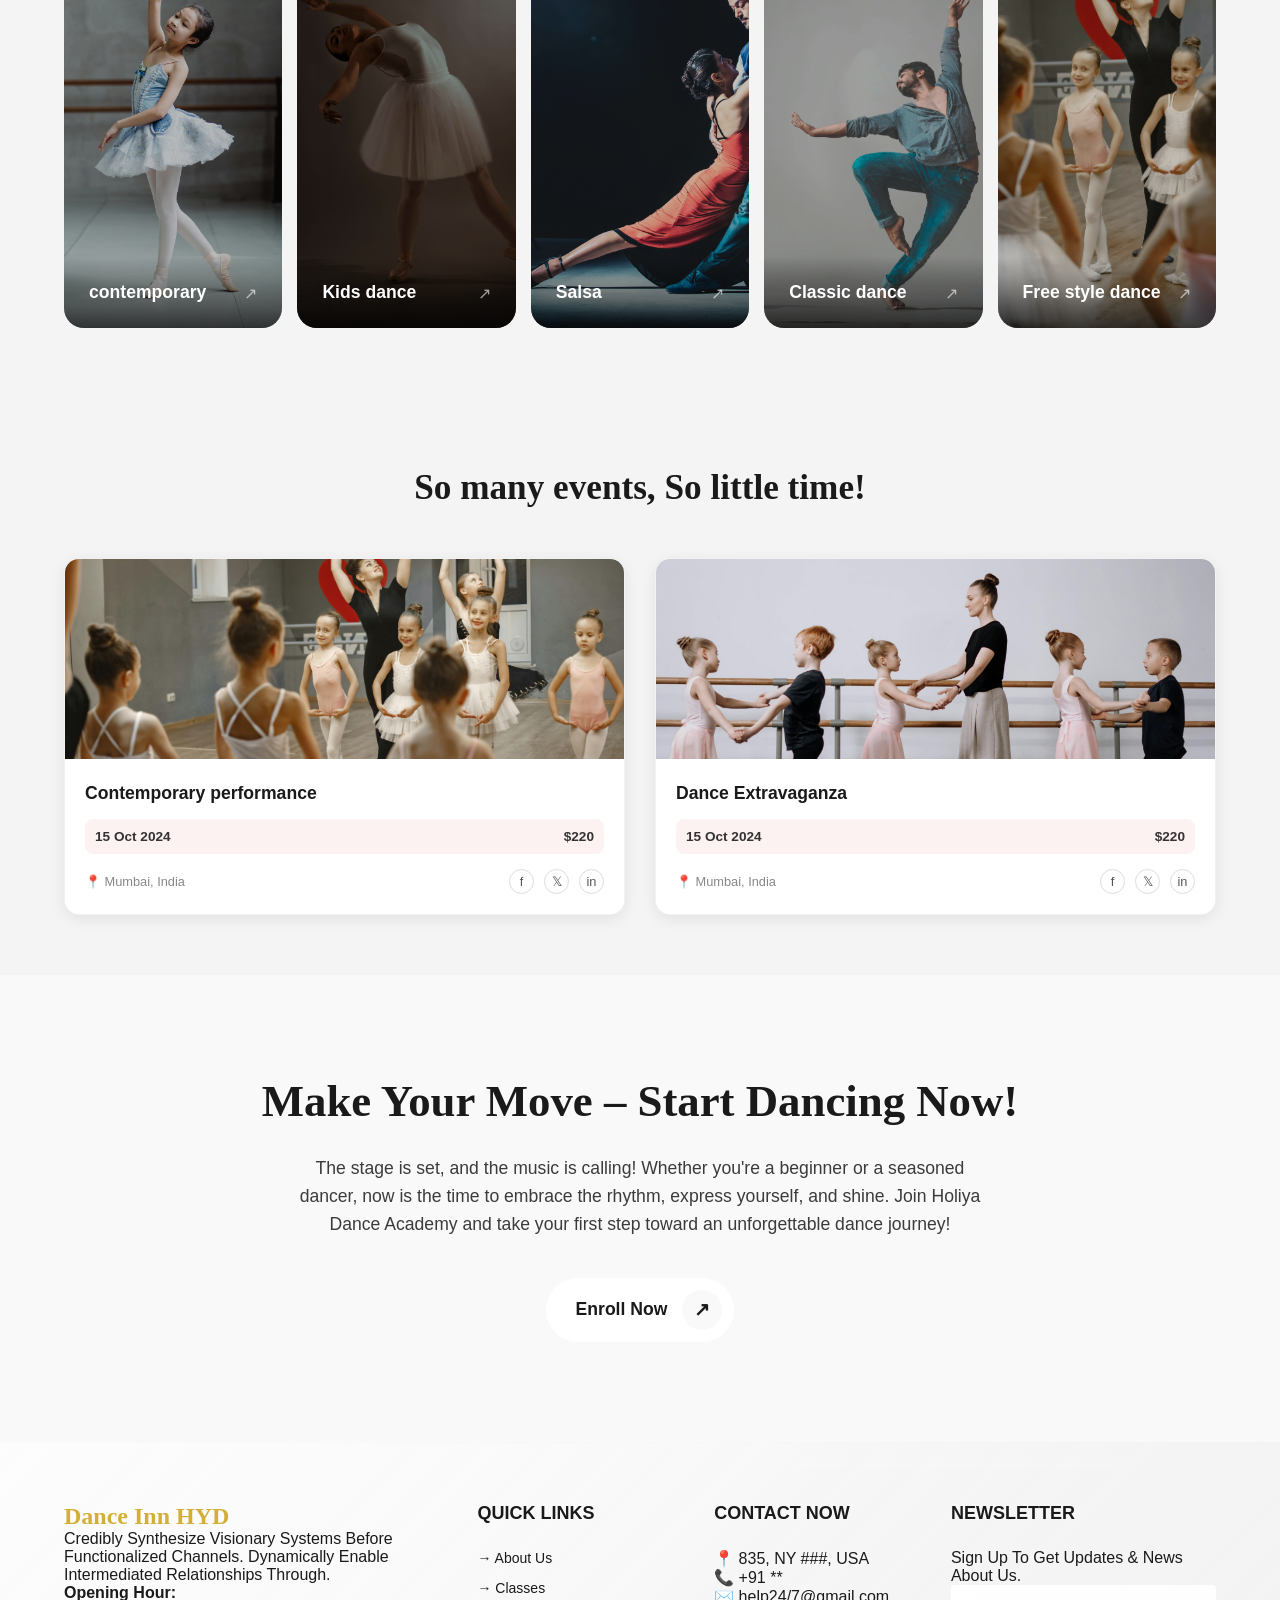
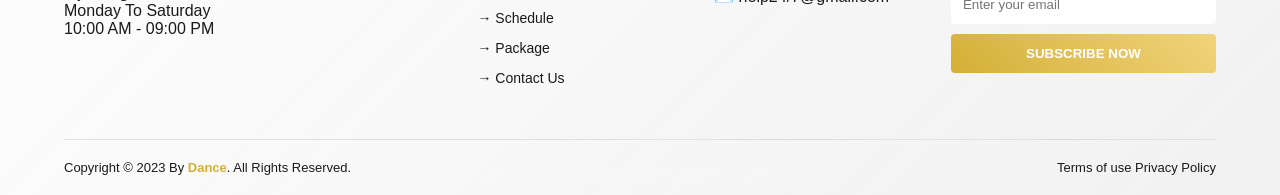
<file: services.html>
<!DOCTYPE html>
<html lang="en">
<head>
    <meta charset="UTF-8">
    <meta name="viewport" content="width=device-width, initial-scale=1.0">
    <title>Dance - Glassmorphism Header</title>
    <link rel="stylesheet" href="service.css">
</head>
<body>
    <nav class="navbar sticky">
        <div class="logo">
            <span class="logo-main">Dance</span>
            <span class="logo-sub">IN HYD</span>
        </div>

        <div class="menu-toggle" id="mobile-menu">
            <span></span><span></span><span></span>
        </div>

        <div class="nav-container">
            <ul class="nav-links">
                <li class="dropdown">
                <a href="index.html" class="drop-btn">HOME <span class="arrow">▼</span></a>
                <ul class="dropdown-content">
                    <li><a href="home1.html">HOME 1</a></li>
                </ul>
            </li>
                <li><a href="about.html">ABOUT </a></li>
                
                 
                <li class="dropdown">
                <a href="services.html" class="drop-btn">SERVICE<span class="arrow">▼</span></a>
                <ul class="dropdown-content">
                    <li><a href="servicedetail.html">CONTEMPORARY</a></li>
                    <li><a href="servicedetail.html">KIDS DANCE</a></li>
                    <li><a href="servicedetail.html">SALSA</a></li>
                    <li><a href="servicedetail.html">CLASSICAL DANCE</a></li>
                    <li><a href="servicedetail.html">FREE STYLE</a></li>
                    

                </ul>
            </li>
                <li><a href="blog.html">BLOG</a></li>
                <li><a href="contact.html">CONTACT</a></li>
            </ul>

            <div class="nav-actions">
                <button id="theme-toggle" aria-label="Toggle Theme">
                    <span class="mode-icon">🌙</span>
                </button>
                <a href="register.html" class="register-btn">REGISTER</a>
                <a href="dashboard.html" class="register-btn">ADMIN</a>
            </div>
        </div>
    </nav>

    <section class="hero-section1">
  <div class="hero-content">
  <!-- The content here will now slide up smoothly on load -->
  <h4 class="hero-title">NEVER TOO <br> LATE TO <br> START  DANCE </h4>
  <p class="hero-description">
    Tap dance studio is where anyone can master American tap dance. We blend 
    traditional techniques with modern trends...
  </p>
  <div class="btn-wrapper">
     <a href="#" class="btn-book">BOOK A CLASS</a>
  </div>
</div>

  <div class="hero-image1">
    <!-- Replace with your actual image path -->
    <img src="ex img.jpg" alt="Tap Dancing Shoes">
  </div>
</section>


<section class="advantages-section">
  <div class="container">
    <h2 class="section-heading">ADVANTAGES</h2>
    
    <div class="advantages-grid">
      <!-- 01 -->
      <div class="advantage-item">
        <span class="advantage-number">01</span>
        <div class="advantage-text">
          <h3>Broadway-level</h3>
          <p>We teach stage-worthy tap, like in "Tap Dogs" or "42nd Street".</p>
        </div>
      </div>

      <!-- 02 -->
      <div class="advantage-item">
        <span class="advantage-number">02</span>
        <div class="advantage-text">
          <h3>Tailored classes</h3>
          <p>Groups for all levels—kids to adults, beginners to advanced.</p>
        </div>
      </div>

      <!-- 03 -->
      <div class="advantage-item">
        <span class="advantage-number">03</span>
        <div class="advantage-text">
          <h3>Live music sessions</h3>
          <p>Drum/jazz accompaniments to hone rhythm skills.</p>
        </div>
      </div>

      <!-- 04 -->
      <div class="advantage-item">
        <span class="advantage-number">04</span>
        <div class="advantage-text">
          <h3>Professional instructors</h3>
          <p>Learn from professional dancers who've performed on international stages.</p>
        </div>
      </div>

      <!-- 05 -->
      <div class="advantage-item">
        <span class="advantage-number">05</span>
        <div class="advantage-text">
          <h3>Performance opportunities</h3>
          <p>Annual recitals and competition prep.</p>
        </div>
      </div>

      <!-- 06 -->
      <div class="advantage-item">
        <span class="advantage-number">06</span>
        <div class="advantage-text">
          <h3>Supportive tap community</h3>
          <p>You'll train with passionate dancers who celebrate every progress together.</p>
        </div>
      </div>
    </div>
  </div>
</section>


<section class="services-section">
  <div class="services-header">
    <div class="header-left">
      <h2>What we can do <br> for you</h2>
    </div>
    <div class="header-right">
      <p>Elevate your  dance movement.</p>
      <a href="servicedetail.html" class="btn-see-services">See our services <span class="arrow-circle">↗</span></a>
    </div>
  </div>

  <div class="services-grid">
    <!-- Card 1 -->
    <div class="service-card reveal">
      <img src="service 1.jpg" alt="Design">
      <div class="card-content">
        <h3> contemporary </h3>
        <span class="card-arrow">↗</span>
      </div>
    </div>

    <!-- Card 2 -->
    <div class="service-card reveal">
      <img src="service2.jpg" alt="Repair">
      <div class="card-content">
        <h3>Kids dance</h3>
        <span class="card-arrow">↗</span>
      </div>
    </div>

    <!-- Card 3 -->
    <div class="service-card reveal">
      <img src="service 3.jpg" alt="Installation">
      <div class="card-content">
        <h3>Salsa</h3>
        <span class="card-arrow">↗</span>
      </div>
    </div>

    <!-- Card 4 -->
    <div class="service-card reveal">
      <img src="service4.jpg" alt="Staining">
      <div class="card-content">
        <h3>Classic dance</h3>
        <span class="card-arrow">↗</span>
      </div>
    </div>

    <!-- Card 5 -->
    <div class="service-card reveal">
      <img src="service p.jpg" alt="Maintenance">
      <div class="card-content">
        <h3>Free style  dance</h3>
        <span class="card-arrow">↗</span>
      </div>
    </div>
  </div>
</section>


<section class="events-section">
  <div class="container">
    <h2 class="events-main-title">So many events, So little time!</h2>

    <div class="events-grid">
      <!-- Event Card 1 -->
      <div class="event-card reveal">
        <div class="event-img">
          <img src="service p.jpg" alt="Contemporary performance">
        </div>
        <div class="event-info">
          <h3>Contemporary performance</h3>
          <div class="event-meta">
            <span class="date">15 Oct 2024</span>
            <span class="price">$220</span>
          </div>
          <div class="event-footer">
            <span class="location">📍 Mumbai, India</span>
            <div class="social-icons">
              <a href="#">f</a>
              <a href="#">𝕏</a>
              <a href="#">in</a>
            </div>
          </div>
        </div>
      </div>

      <!-- Repeat for other cards (Contemporary, Folk Fusion, Bharatanatyam, etc.) -->
      <!-- Card 2 example -->
      <div class="event-card reveal">
        <div class="event-img">
          <img src="mix.jpg" alt="Dance Extravaganza">
        </div>
        <div class="event-info">
          <h3>Dance Extravaganza</h3>
          <div class="event-meta">
            <span class="date">15 Oct 2024</span>
            <span class="price">$220</span>
          </div>
          <div class="event-footer">
            <span class="location">📍 Mumbai, India</span>
            <div class="social-icons">
              <a href="#">f</a>
              <a href="#">𝕏</a>
              <a href="#">in</a>
            </div>
          </div>
        </div>
      </div>
      
      <!-- Add more cards as needed -->
    </div>
  </div>
</section>

<section class="cta-section">
  <div class="container cta-container">
    <h2 class="cta-title">Make Your Move – Start Dancing Now!</h2>
    <p class="cta-description">
      The stage is set, and the music is calling! Whether you're a beginner or 
      a seasoned dancer, now is the time to embrace the rhythm, express 
      yourself, and shine. Join Holiya Dance Academy and take your first step 
      toward an unforgettable dance journey!
    </p>
    
    <a href="#" class="btn-enroll">
      Enroll Now 
      <span class="icon-circle">↗</span>
    </a>
  </div>
</section>











































    <footer class="main-footer">
    <div class="footer-container">
        <!-- Brand Section -->
        <div class="footer-column brand-col">
            <div class="logo">
                <span class="logo-main">Dance Inn HYD</span>
            </div>
            <p class="description">Credibly Synthesize Visionary Systems Before Functionalized Channels. Dynamically Enable Intermediated Relationships Through.</p>
            <div class="opening-hours">
                <div>
                    <strong>Opening Hour:</strong>
                    <p>Monday To Saturday<br>10:00 AM - 09:00 PM</p>
                </div>
               
            </div>
        </div>

        <!-- Quick Links -->
        <div class="footer-column">
            <h3>QUICK LINKS</h3>
            <ul class="footer-links">
                <li><a href="#">→ About Us</a></li>
                <li><a href="#">→ Classes</a></li>
                <li><a href="#">→ Schedule</a></li>
                <li><a href="#">→ Package</a></li>
                <li><a href="#">→ Contact Us</a></li>
            </ul>
        </div>

        <!-- Contact Info -->
        <div class="footer-column">
            <h3>CONTACT NOW</h3>
            <div class="contact-info">
                <p>📍 835, NY ###, USA</p>
                <p>📞 +91 **</p>
                <p>✉️ help24/7@gmail.com</p>
            </div>
        </div>

        <!-- Newsletter -->
        <div class="footer-column">
            <h3>NEWSLETTER</h3>
            <p>Sign Up To Get Updates & News About Us.</p>
            <form class="newsletter-form">
                <input type="email" placeholder="Enter your email">
                <button type="submit" class="btn-gradient">SUBSCRIBE NOW</button>
            </form>
        </div>
    </div>

    <!-- Bottom Bar -->
    <div class="footer-bottom">
        <p>Copyright © 2023 By <span class="accent">Dance</span>. All Rights Reserved.</p>
        <div class="bottom-links">
            <a >Terms of use</a>
            <a >Privacy Policy</a>
        </div>
    </div>
</footer>

    <script src="script.js"></script>
</body>
</html>
</file>
<file: index.css>
:root {
    --bg-body: #f4f4f4;
    --nav-gradient: linear-gradient(135deg, rgba(255, 255, 255, 0.8) 0%, rgba(240, 240, 240, 0.7) 100%);
    --btn-gradient: linear-gradient(45deg, #d4af37 0%, #f1d47b 100%);
    --text-color: #1a1a1a;
    --accent-color: #d4af37;
    --nav-height: 80px;
}

[data-theme="dark"] {
    --bg-body: #121212;
    --nav-gradient: linear-gradient(135deg, rgba(26, 26, 26, 0.8) 0%, rgba(0, 0, 0, 0.7) 100%);
    --btn-gradient: linear-gradient(45deg, #b8860b 0%, #d4af37 100%);
    --text-color: #ffffff;
    --accent-color: #ffd700;
}

* { margin: 0; padding: 0; box-sizing: border-box; }
body { font-family: 'Arial', sans-serif; background: var(--bg-body); transition: background 0.4s; }

/* Sticky Glass Navbar */
.navbar {
    position: fixed;
    top: 0; width: 100%; z-index: 1000;
    display: flex; justify-content: space-between; align-items: center;
    padding: 0 5%; height: var(--nav-height);
    background: var(--nav-gradient);
    backdrop-filter: blur(15px); /* The Glass Effect */
    -webkit-backdrop-filter: blur(15px);
    border-bottom: 1px solid rgba(255, 255, 255, 0.1);
    color: var(--text-color);
    transition: all 0.4s ease;
}

/* Logo */
.logo { display: flex; flex-direction: column; cursor: pointer; }
.logo-main { color: var(--accent-color); font-size: 24px; font-weight: bold; font-family: 'Brush Script MT', cursive; }
.logo-sub { font-size: 10px; letter-spacing: 2px; }

/* Nav Links & Animated Underline */
.nav-container { display: flex; align-items: center; gap: 30px; }
.nav-links { display: flex; list-style: none; gap: 25px; }
.nav-links a { 
    text-decoration: none; color: inherit; font-size: 13px; font-weight: bold; 
    position: relative; padding-bottom: 5px; transition: color 0.3s;
}
.nav-links a::after {
    content: ''; position: absolute; width: 100%; height: 2px;
    bottom: 0; left: 0; background: var(--btn-gradient);
    transform: scaleX(0); transform-origin: right; transition: transform 0.3s ease;
}
.nav-links a:hover::after { transform: scaleX(1); transform-origin: left; }
/* --- DROPDOWN LOGIC --- */
.dropdown { position: relative; }
.dropdown-content {
    display: none; position: absolute; top: 100%; left: 0;
    background: #222; min-width: 160px; padding: 10px 0;
    box-shadow: 0 8px 16px rgba(0,0,0,0.5); border-radius: 4px;
}
.dropdown-content li { width: 100%; }
.dropdown-content a { padding: 10px 20px; display: block; }
.dropdown:hover .dropdown-content { display: block; }
.arrow { font-size: 0.6rem; vertical-align: middle; }
/* 1. LIGHT MODE (DEFAULT) */
.dropdown-content {
    background-color: #ffffff; /* White background for light mode */
    border: 1px solid #ddd;
}

.dropdown-content a {
    color: #333333; /* Dark text for light mode */
    transition: 0.3s ease;
}

/* 2. DARK MODE OVERRIDES */
[data-theme="dark"] .dropdown-content {
    background-color: #222222; /* Darker grey background */
    border: 1px solid rgba(255, 255, 255, 0.1); /* Subtle border */
    box-shadow: 0 10px 20px rgba(0, 0, 0, 0.5);
}

[data-theme="dark"] .dropdown-content a {
    color: #f1f1f1; /* Off-white text for readability */
}

/* 3. HOVER STATES (STAYS GOLD) */
.dropdown-content a:hover {
    background-color: rgba(212, 175, 55, 0.1); /* Very faint gold highlight */
    color: #d4af37 !important; /* Gold text from your image logo */
}


/* Actions */
.nav-actions { display: flex; align-items: center; gap: 20px; }
#theme-toggle { background: none; border: none; cursor: pointer; font-size: 20px; color: var(--text-color); }
.register-btn { 
    background: var(--btn-gradient); color: white; padding: 10px 25px;
    border-radius: 5px; font-weight: bold; text-decoration: none;
    box-shadow: 0 4px 15px rgba(0,0,0,0.1); transition: transform 0.2s;
}
.register-btn:hover { transform: scale(1.05); }

/* --- BREAKPOINTS --- */

/* Mobile: < 640px */
@media (max-width: 639px) {
    .menu-toggle { display: flex; flex-direction: column; gap: 5px; cursor: pointer; }
    .menu-toggle span { width: 25px; height: 3px; background: var(--text-color); transition: 0.3s; }
    
    .nav-container {
        position: fixed; top: var(--nav-height); left: -100%;
        flex-direction: column; width: 100%; height: calc(100vh - var(--nav-height));
        background: var(--nav-gradient); backdrop-filter: blur(20px);
        padding: 40px; transition: 0.5s;
    }
    .nav-container.active { left: 0; }
    .nav-links { flex-direction: column; align-items: center; gap: 30px; }
}

/* Tablet: 640px - 1024px */
@media (min-width: 640px) and (max-width: 1023px) {
    .nav-links { gap: 15px; font-size: 11px; }
}

/* Desktop: 1024px+ */
@media (min-width: 1024px) {
    .menu-toggle { display: none; }
}

/*footer*/
.footer-socials {
    display: flex;
    gap: 15px;
}

.social-icon {
    width: 40px;
    height: 40px;
    background: rgba(255, 255, 255, 0.05); /* Subtle dark circle */
    color: #fff;
    display: flex;
    align-items: center;
    justify-content: center;
    border-radius: 50%;
    text-decoration: none;
    font-size: 1.1rem;
    transition: all 0.3s ease; /* Smooth transition */
    border: 1px solid rgba(255, 255, 255, 0.1);
}

/* --- ICON HOVER EFFECT --- */
.social-icon:hover {
    background: #d4af37; /* Changes to Gold on hover */
    color: #000; /* Icon turns black for contrast */
    transform: translateY(-5px); /* Lifts icon up */
    box-shadow: 0 10px 20px rgba(212, 175, 55, 0.3); /* Gold glow */
}

/* Legal Link Hover */
.legal-link:hover {
    color: #d4af37;
    text-decoration: underline;
}

/* Footer Base (Dark/Light compatible via variables) */
.main-footer {
    background: var(--nav-gradient);
    backdrop-filter: blur(15px);
    -webkit-backdrop-filter: blur(15px);
    color: var(--text-color);
    padding: 60px 5% 20px;
    border-top: 1px solid rgba(255, 255, 255, 0.1);
}

.footer-container {
    display: grid;
    gap: 40px;
    margin-bottom: 40px;
}

/* Typography & Layout */
.footer-column h3 {
    font-size: 18px;
    margin-bottom: 25px;
    position: relative;
}

.footer-links { list-style: none; }
.footer-links li { margin-bottom: 12px; }
.footer-links a { 
    text-decoration: none; color: inherit; font-size: 14px; 
    transition: color 0.3s;
}
.footer-links a:hover { color: var(--accent-color); }

/* Newsletter Form */
.newsletter-form { display: flex; flex-direction: column; gap: 10px; }
.newsletter-form input {
    padding: 12px;
    border: none;
    border-radius: 4px;
    background: rgba(255, 255, 255, 0.9);
}

.btn-gradient {
    background: var(--btn-gradient);
    color: white; border: none; padding: 12px;
    font-weight: bold; cursor: pointer; border-radius: 4px;
}

/* Bottom Bar */
.footer-bottom {
    display: flex; justify-content: space-between;
    padding-top: 20px; border-top: 1px solid rgba(128, 128, 128, 0.2);
    font-size: 13px;
}
.accent { color: var(--accent-color); font-weight: bold; }

/* --- BREAKPOINTS --- */

/* Mobile: < 640px */
@media (max-width: 639px) {
    .footer-container { grid-template-columns: 1fr; text-align: center; }
    .footer-bottom { flex-direction: column; gap: 10px; text-align: center; }
    .newsletter-form { align-items: stretch; }
}

/* Tablet: 640px - 1024px */
@media (min-width: 640px) {
    .footer-container { grid-template-columns: 1fr 1fr; }
}

/* Desktop: 1024px+ */
@media (min-width: 1024px) {
    .footer-container { grid-template-columns: 2fr 1fr 1fr 1.5fr; }
}

/* Large: > 1280px */
@media (min-width: 1280px) {
    .footer-container { max-width: 1200px; margin-inline: auto; gap: 60px; }
}


.hero-section {
    position: relative;
    height: 80vh; /* Adjust height as needed */
    width: 100%;
    display: flex;
    align-items: center;
    justify-content: center;
    text-align: center;
    overflow: hidden; /* Important for the zoom hover effect */
    background: url('headerimage.jpg.jpg') no-repeat center center/cover;
    transition: transform 0.5s ease;
}

/* Background Zoom Hover Effect */
.hero-section:hover {
    cursor: default;
}

.hero-section::before {
    content: '';
    position: absolute;
    top: 0; left: 0; width: 100%; height: 100%;
    background: rgba(0, 0, 0, 0.5); /* Dark overlay from image */
    z-index: 1;
}

.hero-content {
    position: relative;
    z-index: 2;
    padding: 0 10%;
    transition: transform 0.3s ease;
}

/* Gold Gradient Text */
.hero-title {
    font-size: 3rem;
    font-weight: bold;
    background: var(--btn-gradient);
    -webkit-background-clip: text;
    -webkit-text-fill-color: transparent;
    margin-bottom: 20px;
    filter: drop-shadow(0 2px 4px rgba(0,0,0,0.3));
    transition: filter 0.3s ease, transform 0.3s ease;
}

.hero-subtitle {
    color: #e0e0e0;
    max-width: 800px;
    margin: 0 auto 30px;
    line-height: 1.6;
    letter-spacing: 1px;
    font-size: 0.9rem;
    text-transform: lowercase; /* Matches the image style */
}

/* UI Hover Interactions */
.hero-section:hover .hero-title {
    filter: drop-shadow(0 0 15px rgba(212, 175, 55, 0.6));
    transform: scale(1.02);
}

.hero-section:hover .hero-content {
    transform: translateY(-5px);
}

/* --- BREAKPOINTS --- */

/* Mobile: < 640px */
@media (max-width: 639px) {
    .hero-section { height: 60vh; }
    .hero-title { font-size: 1.8rem; }
    .hero-subtitle { font-size: 0.75rem; padding: 0 5%; }
}

/* Tablet: 640px - 1024px */
@media (min-width: 640px) {
    .hero-title { font-size: 2.5rem; }
}

/* Desktop: 1024px+ */
@media (min-width: 1024px) {
    .hero-title { font-size: 4rem; }
}

/*card section*/
:root {
    /* Light Mode (Default) */
    --selection-bg: #fdfaf5;
    --selection-title: #333333;
    --selection-desc: #666666;
    --btn-purple: linear-gradient(135deg, #a46ca4 0%, #c58fc5 100%);
    --card-gradient: linear-gradient(to top, rgba(0,0,0,0.8) 0%, transparent 100%);
}

[data-theme="dark"] {
    /* Dark Mode Text Flip */
    --selection-bg: #121212;
    --selection-title: #ffffff;
    --selection-desc: #bbbbbb;
}

.class-selection {
    background-color: var(--selection-bg);
    padding: 80px 5%;
    text-align: center;
    transition: background 0.4s ease;
}

.script-title {
    font-family: 'Brush Script MT', cursive;
    font-size: 3.5rem;
    color: var(--selection-title); /* Automatically changes color */
    margin-bottom: 20px;
    transition: color 0.4s ease;
}

.section-desc {
    max-width: 900px;
    margin: 0 auto 50px;
    color: var(--selection-desc); /* Automatically changes color */
    line-height: 1.6;
}

/* Grid & Cards */
.class-grid { display: grid; gap: 30px; }

.class-card {
    position: relative;
    height: 480px;
    border-radius: 8px;
    overflow: hidden;
    box-shadow: 0 10px 30px rgba(0,0,0,0.1);
}

.card-img-box img {
    width: 100%; height: 100%;
    object-fit: cover;
    transition: transform 0.6s cubic-bezier(0.2, 1, 0.3, 1);
}

.card-overlay {
    position: absolute; bottom: 0; left: 0; width: 100%;
    padding: 40px 20px; text-align: left;
    background: var(--card-gradient);
    color: white; /* Always white on dark images */
}

/* --- UI HOVER EFFECTS --- */
.class-card:hover .card-img-box img {
    transform: scale(1.15); /* Zoom effect */
}

.btn-purple {
    display: inline-block;
    padding: 12px 25px;
    background: var(--btn-purple);
    color: white; text-decoration: none;
    font-weight: bold; font-size: 12px;
    border-radius: 4px;
    transition: all 0.3s ease;
}

.btn-purple:hover {
    transform: translateY(-3px);
    filter: brightness(1.1);
    box-shadow: 0 5px 15px rgba(164, 108, 164, 0.4);
}
/* --- Custom Cursor Styles --- */
.custom-cursor {
    position: fixed;
    top: 0; left: 0;
    width: 20px;
    height: 20px;
    background-color: var(--accent-color);
    border-radius: 50%;
    pointer-events: none; /* Crucial: clicks go through it */
    z-index: 9999;
    display: flex;
    align-items: center;
    justify-content: center;
    transition: transform 0.3s cubic-bezier(0.175, 0.885, 0.32, 1.275), 
                background 0.3s ease;
    transform: translate(-50%, -50%) scale(0); /* Hidden by default */
}

.custom-cursor span {
    color: white;
    font-size: 10px;
    font-weight: bold;
    display: none; /* Only show when scaled up */
}

/* Hide default cursor only when over the cards */
.class-card {
    cursor: none !important;
}

/* Transform the cursor when hovering over a card */
.class-card:hover ~ .custom-cursor,
.class-selection:has(.class-card:hover) .custom-cursor {
    transform: translate(-50%, -50%) scale(4); /* Grow 4x */
    background-color: rgba(164, 108, 164, 0.9); /* Purple glass effect */
}

.class-card:hover ~ .custom-cursor span {
    display: block;
}

/* Dark Mode adjustment for Cursor */
[data-theme="dark"] .custom-cursor {
    background-color: var(--accent-gold);
    box-shadow: 0 0 15px rgba(212, 175, 55, 0.4);
}

/* --- MEDIA QUERIES --- */
@media (max-width: 639px) { /* Mobile */
    .class-grid { grid-template-columns: 1fr; }
    .script-title { font-size: 2.5rem; }
}

@media (min-width: 640px) and (max-width: 1023px) { /* Tablet */
    .class-grid { grid-template-columns: repeat(2, 1fr); }
}

@media (min-width: 1024px) { /* Desktop & Large */
    .class-grid { grid-template-columns: repeat(3, 1fr); }
}

/*sec1*/
/* --- THEME SYNC --- */
:root {
    --hero-bg: #ffffff;
    --hero-text: #2d2d2d;
    --hero-desc: #555555;
    --btn-sign-up: linear-gradient(135deg, #a46ca4 0%, #c58fc5 100%);
    --image-mask: linear-gradient(to right, var(--hero-bg) 0%, transparent 40%);
}

[data-theme="dark"] {
    --hero-bg: #121212;
    --hero-text: #ffffff;
    --hero-desc: #bbbbbb;
    --image-mask: linear-gradient(to right, #121212 0%, transparent 40%);
}

/* --- HERO SECTION UI --- */
.hero-studio {
    background-color: var(--hero-bg);
    overflow: hidden;
    padding: 60px 0;
    transition: background 0.4s ease;
}

.hero-container {
    display: flex;
    align-items: center;
    max-width: 1400px;
    margin: 0 auto;
    position: relative;
}

.hero-text-box {
    flex: 1;
    padding: 0 5%;
    z-index: 2;
}

.hero-top-label {
    letter-spacing: 4px;
    font-size: 12px;
    font-weight: bold;
    color: var(--hero-text);
    margin-bottom: 20px;
    opacity: 0.7;
}

.hero-title {
    font-family: 'Brush Script MT', cursive;
    font-size: 4.5rem;
    line-height: 1.1;
    color: var(--hero-text);
    margin-bottom: 30px;
}

.hero-description p {
    color: var(--hero-desc);
    margin-bottom: 20px;
    line-height: 1.7;
    font-size: 1rem;
    max-width: 550px;
}

/* Button UI */
.btn-hero-sign-up {
    display: inline-block;
    padding: 15px 35px;
    background: var(--btn-sign-up);
    color: white;
    text-decoration: none;
    font-weight: bold;
    letter-spacing: 1px;
    border-radius: 4px;
    margin-top: 20px;
    box-shadow: 0 10px 20px rgba(164, 108, 164, 0.2);
    transition: transform 0.3s, box-shadow 0.3s;
}

.btn-hero-sign-up:hover {
    transform: translateY(-3px);
    box-shadow: 0 15px 30px rgba(164, 108, 164, 0.4);
}

/* Image Fade Effect */
.hero-image-box {
    flex: 1;
    position: relative;
    display: flex;
    justify-content: flex-end;
}

.hero-image-box img {
    width: 100%;
    max-height: 600px;
    object-fit: contain;
}

.hero-image-box::before {
    content: '';
    position: absolute;
    top: 0; left: 0; width: 100%; height: 100%;
    background: var(--image-mask);
    z-index: 1;
}

/* --- BREAKPOINTS --- */

/* Mobile: < 640px */
@media (max-width: 639px) {
    .hero-container { flex-direction: column-reverse; }
    .hero-title { font-size: 2.8rem; text-align: center; }
    .hero-text-box { text-align: center; padding-top: 40px; }
    .hero-image-box::before { 
        background: linear-gradient(to top, var(--hero-bg) 10%, transparent 50%); 
    }
}

/* Tablet: 640px - 1024px */
@media (min-width: 640px) and (max-width: 1023px) {
    .hero-title { font-size: 3.5rem; }
}

/* Desktop: 1024px - 1280px */
@media (min-width: 1024px) {
    .hero-text-box { padding-left: 8%; }
}

/*GALLERY*/
/* --- THEME SYNC --- */
:root {
    --gallery-bg: #fdfaf5;
    --gallery-text: #2d2d2d;
    --gallery-gold: #d4af37;
}

[data-theme="dark"] {
    --gallery-bg: #1a1a1a;
    --gallery-text: #ffffff;
    --gallery-gold: #ffd700;
}

/* --- GALLERY SECTION --- */
.dance-gallery {
    background-color: var(--gallery-bg);
    padding: 80px 5%;
    transition: background 0.4s ease;
}

.gallery-header {
    text-align: center;
    margin-bottom: 50px;
}

.gallery-title {
    font-family: 'Brush Script MT', cursive;
    font-size: 3.5rem;
    color: var(--gallery-gold);
    text-shadow: 1px 1px 2px rgba(0,0,0,0.1);
}

/* Grid Layout */
.gallery-grid {
    display: grid;
    gap: 15px;
    grid-template-columns: repeat(4, 1fr);
    grid-auto-rows: 250px;
}

.gallery-item {
    position: relative;
    overflow: hidden;
    border-radius: 4px;
    box-shadow: 0 4px 15px rgba(0,0,0,0.1);
}

.gallery-item img {
    width: 100%;
    height: 100%;
    object-fit: cover;
    transition: transform 0.6s cubic-bezier(0.2, 1, 0.3, 1), filter 0.4s ease;
}

/* Specific Grid Spans to match the image layout */
.gallery-item.tall { grid-row: span 2; }
.gallery-item.wide { grid-column: span 2; }

/* --- UI HOVER EFFECTS --- */
.gallery-item:hover img {
    transform: scale(1.1);
    filter: brightness(1.1);
}

.gallery-item::after {
    content: '';
    position: absolute;
    top: 0; left: 0; width: 100%; height: 100%;
    background: rgba(164, 108, 164, 0.2); /* Soft purple tint on hover */
    opacity: 0;
    transition: opacity 0.3s ease;
}

.gallery-item:hover::after {
    opacity: 1;
}

/* --- BREAKPOINTS --- */

/* Mobile: < 640px */
@media (max-width: 639px) {
    .gallery-grid {
        grid-template-columns: 1fr;
        grid-auto-rows: 300px;
    }
    .gallery-item.tall, .gallery-item.wide { grid-column: span 1; grid-row: span 1; }
    .gallery-title { font-size: 2.2rem; }
}

/* Tablet: 640px - 1024px */
@media (min-width: 640px) and (max-width: 1023px) {
    .gallery-grid {
        grid-template-columns: repeat(2, 1fr);
    }
}

/* Desktop: 1024px+ */
@media (min-width: 1024px) {
    /* Refined layout for larger screens */
    .gallery-grid {
        grid-template-columns: repeat(4, 1fr);
        max-width: 1400px;
        margin: 0 auto;
    }
}
/*sec2*/
/* --- THEME SYNC --- */
:root {
    --intro-bg: #fdfaf5; /* Cream background from image */
    --intro-text: #2d2d2d;
    --intro-sub-text: #555555;
    --purple-grad: linear-gradient(135deg, #a46ca4 0%, #c48ec4 100%);
}

[data-theme="dark"] {
    --intro-bg: #121212;
    --intro-text: #ffffff;
    --intro-sub-text: #bbbbbb;
}

/* --- SECTION STYLES --- */
.skill-levels-intro {
    background-color: var(--intro-bg);
    padding: 80px 5%;
    transition: background 0.4s ease;
}

.intro-container {
    max-width: 800px; /* Constrained width like the image */
    text-align: left;
}

/* Top Label UI */
.top-label {
    display: flex;
    align-items: center;
    gap: 15px;
    margin-bottom: 25px;
}

.top-label .line {
    width: 40px;
    height: 1px;
    background-color: var(--intro-text);
    opacity: 0.5;
}

.top-label p {
    font-size: 11px;
    font-weight: bold;
    letter-spacing: 2px;
    color: var(--intro-text);
}

/* Heading UI */
.script-heading {
    font-family: 'Brush Script MT', cursive;
    font-size: 4.5rem;
    line-height: 1.1;
    color: var(--intro-text);
    margin-bottom: 30px;
    transition: color 0.4s ease;
}

/* Body Text UI */
.intro-body p {
    font-size: 1.1rem;
    line-height: 1.7;
    color: var(--intro-sub-text);
    margin-bottom: 20px;
}

.cta-text {
    font-weight: bold;
    color: var(--intro-text) !important;
}

/* Button UI with Hover Effect */
.btn-sign-up {
    display: inline-block;
    padding: 15px 30px;
    background: var(--purple-grad);
    color: white;
    text-decoration: none;
    font-weight: bold;
    font-size: 13px;
    border-radius: 4px;
    margin-top: 15px;
    box-shadow: 0 4px 15px rgba(164, 108, 164, 0.2);
    transition: transform 0.3s, box-shadow 0.3s;
}

.btn-sign-up:hover {
    transform: translateY(-3px);
    box-shadow: 0 8px 25px rgba(164, 108, 164, 0.4);
}
.cta-text {
    position: relative;
    display: inline-block; /* Required for the underline to match text width */
    font-weight: bold;
    color: var(--intro-text) !important;
    margin-bottom: 30px;
}

/* The Underline UI */
.animate-underline::after {
    content: '';
    position: absolute;
    left: 0;
    bottom: -5px; /* Position slightly below the text */
    width: 0; /* Start at 0 width */
    height: 3px;
    background: var(--purple-grad); /* Matches your signature button gradient */
    border-radius: 2px;
    transition: width 1s cubic-bezier(0.65, 0, 0.35, 1); /* Smooth "drawing" effect */
}

/* State when the line is "drawn" */
.animate-underline.active::after {
    width: 100%;
}

/* Dark Mode adjustment for visibility */
[data-theme="dark"] .animate-underline::after {
    box-shadow: 0 0 8px rgba(196, 142, 196, 0.4);
}


/* --- BREAKPOINTS --- */

/* Mobile: < 640px */
@media (max-width: 639px) {
    .script-heading { font-size: 2.8rem; }
    .top-label p { font-size: 9px; }
    .skill-levels-intro { padding: 60px 8%; }
}

/* Tablet: 640px - 1024px */
@media (min-width: 640px) and (max-width: 1023px) {
    .script-heading { font-size: 3.5rem; }
}

/* Desktop & Large: > 1024px */
@media (min-width: 1024px) {
    .intro-container { padding-left: 5%; }
}
/*sec3*/
/* --- THEME SYNC --- */
:root {
    --card-white: rgba(255, 255, 255, 0.95);
    --card-accent: #f8fcfc;
    --hero-text: #2d2d2d;
    --purple-grad: linear-gradient(135deg, #a46ca4 0%, #c58fc5 100%);
    --sign-up-grad: linear-gradient(135deg, #a46ca4 0%, #f1d4d4 100%);
}

[data-theme="dark"] {
    --card-white: rgba(40, 40, 40, 0.9);
    --card-accent: #2a2a2a;
    --hero-text: #ffffff;
}

/* --- LAYOUT --- */
.feature-layout { padding: 80px 5%; background: var(--bg-body); }

.feature-container {
    display: flex; gap: 60px; max-width: 1300px; margin: 0 auto; align-items: flex-start;
}

/* Info Grid (Left Side) */
.info-grid {
    flex: 1.2; display: grid; grid-template-columns: 1fr 1fr; gap: 20px;
}

.info-card {
    background: var(--card-white); padding: 30px;
    border-radius: 4px; box-shadow: 0 10px 30px rgba(0,0,0,0.05);
    transition: transform 0.3s;
}

.info-card h3 { font-size: 1.5rem; margin-bottom: 15px; color: var(--hero-text); }
.info-card p { font-size: 0.9rem; line-height: 1.6; color: var(--text-sub); }
.accent-card { background: var(--card-accent); }

/* Gradient Sign-up Card */
.gradient-card { 
    background: var(--sign-up-grad); /*color: white*/; 
}
/*.gradient-card h3, .gradient-card p { color: white; }*/

/* Hero Side (Right Side) */
.feature-hero { flex: 1; }
.label-wrapper { display: flex; align-items: center; gap: 10px; margin-bottom: 20px; }
.small-line { width: 30px; height: 1px; background: var(--hero-text); }
.label-wrapper p { font-size: 10px; font-weight: bold; letter-spacing: 2px; }

.script-title-large {
    font-family: 'Brush Script MT', cursive; font-size: 4rem;
    line-height: 1; margin-bottom: 30px; color: var(--hero-text);
}

.hero-body { margin-bottom: 20px; line-height: 1.7; font-size: 1rem; color: var(--text-sub); }

.btn-register {
    display: inline-block; padding: 15px 35px; border-radius: 4px;
    background: var(--purple-grad); color: white; font-weight: bold;
    text-decoration: none; margin-top: 20px;
}
/* --- THEME SYNC --- */
:root {
    --parallax-overlay: rgba(253, 250, 245, 0.85); /* Light overlay */
}

[data-theme="dark"] {
    --parallax-overlay: rgba(18, 18, 18, 0.85); /* Dark overlay */
}

.feature-layout {
    position: relative;
    padding: 100px 5%;
    /* Add your background image here */
    background-image: url('index1img.jpg'); 
    background-size: cover;
    background-position: center;
    background-attachment: fixed; /* Simple fallback for older browsers */
    overflow: hidden;
}

/* Overlay to ensure text readability over the image */
.feature-layout::before {
    content: '';
    position: absolute;
    top: 0; left: 0; width: 100%; height: 100%;
    background: var(--parallax-overlay);
    z-index: 1;
    transition: background 0.4s ease;
}

.feature-container {
    position: relative;
    z-index: 2; /* Sits above the background overlay */
}

/* Premium Glassmorphism for the cards */
.info-card {
    background: var(--card-white);
    backdrop-filter: blur(8px); /* Makes cards feel like they float */
    -webkit-backdrop-filter: blur(8px);
    border: 1px solid rgba(255, 255, 255, 0.1);
}

/* Responsive adjustment: Disable parallax on mobile for performance */
@media (max-width: 639px) {
    .feature-layout {
        background-attachment: scroll;
        padding: 60px 5%;
    }
}

/* --- BREAKPOINTS --- */

/* Mobile: < 640px */
@media (max-width: 639px) {
    .feature-container { flex-direction: column-reverse; }
    .info-grid { grid-template-columns: 1fr; }
    .script-title-large { font-size: 2.8rem; }
}

/* Tablet: 640px - 1024px */
@media (min-width: 640px) and (max-width: 1023px) {
    .feature-container { gap: 30px; }
    .info-card h3 { font-size: 1.2rem; }
}

/* Large: > 1280px */
@media (min-width: 1280px) {
    .feature-container { gap: 80px; }
}
/*sec4*/
/* --- THEME SYNC --- */
:root {
    --mail-bg: #ffffff;
    --mail-text: #2d2d2d;
    --input-border: #cccccc;
    --purple-grad: linear-gradient(135deg, #a46ca4 0%, #c58fc5 100%);
}

[data-theme="dark"] {
    --mail-bg: #1a1a1a;
    --mail-text: #ffffff;
    --input-border: #444444;
}

.mailing-list {
    background-color: var(--mail-bg);
    padding: 80px 5%;
    transition: background 0.4s ease;
}

.mailing-container {
    max-width: 1200px;
    margin: 0 auto;
    display: flex;
    justify-content: space-between;
    align-items: center;
    gap: 40px;
}

/* Left Content */
.mailing-content { flex: 1; }
.label-box { display: flex; align-items: center; gap: 10px; margin-bottom: 15px; }
.small-line { width: 30px; height: 1px; background: var(--mail-text); }
.label-box p { font-size: 10px; font-weight: bold; letter-spacing: 2px; color: var(--mail-text); }

.mailing-content h2 {
    font-size: 2.5rem;
    color: var(--mail-text);
    font-weight: 500;
}

/* Form Box UI */
.mailing-form-wrapper {
    flex: 1;
    max-width: 500px;
    padding: 40px;
    border: 1px solid var(--mail-text); /* Framed box from image */
}

.signup-box { display: flex; flex-direction: column; gap: 15px; }

.signup-box input {
    width: 100%;
    padding: 12px;
    border: 1px solid var(--input-border);
    background: transparent;
    color: var(--mail-text);
    font-size: 14px;
    border-radius: 2px;
}

.btn-signup {
    background: var(--purple-grad);
    color: white;
    border: none;
    padding: 15px;
    font-weight: bold;
    letter-spacing: 1px;
    cursor: pointer;
    transition: transform 0.3s, filter 0.3s;
}

.btn-signup:hover {
    transform: translateY(-2px);
    filter: brightness(1.1);
}

/* --- BREAKPOINTS --- */

/* Mobile: < 640px */
@media (max-width: 639px) {
    .mailing-container { flex-direction: column; text-align: center; }
    .label-box { justify-content: center; }
    .mailing-content h2 { font-size: 1.8rem; }
    .mailing-form-wrapper { width: 100%; padding: 20px; }
}

/* Tablet: 640px - 1024px */
@media (min-width: 640px) and (max-width: 1023px) {
    .mailing-content h2 { font-size: 2rem; }
    .mailing-form-wrapper { padding: 30px; }
}
</file>
<file: style.css>
:root {
    --bg-body: #f4f4f4;
    --nav-gradient: linear-gradient(135deg, rgba(255, 255, 255, 0.8) 0%, rgba(240, 240, 240, 0.7) 100%);
    --btn-gradient: linear-gradient(45deg, #d4af37 0%, #f1d47b 100%);
    --text-color: #1a1a1a;
    --accent-color: #d4af37;
    --nav-height: 80px;
}

[data-theme="dark"] {
    --bg-body: #121212;
    --nav-gradient: linear-gradient(135deg, rgba(26, 26, 26, 0.8) 0%, rgba(0, 0, 0, 0.7) 100%);
    --btn-gradient: linear-gradient(45deg, #b8860b 0%, #d4af37 100%);
    --text-color: #ffffff;
    --accent-color: #ffd700;
}

* { margin: 0; padding: 0; box-sizing: border-box; }
body { font-family: 'Arial', sans-serif; background: var(--bg-body); transition: background 0.4s; }

/* Sticky Glass Navbar */
.navbar {
    position: fixed;
    top: 0; width: 100%; z-index: 1000;
    display: flex; justify-content: space-between; align-items: center;
    padding: 0 5%; height: var(--nav-height);
    background: var(--nav-gradient);
    backdrop-filter: blur(15px); /* The Glass Effect */
    -webkit-backdrop-filter: blur(15px);
    border-bottom: 1px solid rgba(255, 255, 255, 0.1);
    color: var(--text-color);
    transition: all 0.4s ease;
}

/* Logo */
.logo { display: flex; flex-direction: column; cursor: pointer; }
.logo-main { color: var(--accent-color); font-size: 24px; font-weight: bold; font-family: 'Brush Script MT', cursive; }
.logo-sub { font-size: 10px; letter-spacing: 2px; }

/* Nav Links & Animated Underline */
.nav-container { display: flex; align-items: center; gap: 30px; }
.nav-links { display: flex; list-style: none; gap: 25px; }
.nav-links a { 
    text-decoration: none; color: inherit; font-size: 13px; font-weight: bold; 
    position: relative; padding-bottom: 5px; transition: color 0.3s;
}
.nav-links a::after {
    content: ''; position: absolute; width: 100%; height: 2px;
    bottom: 0; left: 0; background: var(--btn-gradient);
    transform: scaleX(0); transform-origin: right; transition: transform 0.3s ease;
}
.nav-links a:hover::after { transform: scaleX(1); transform-origin: left; }
/* --- DROPDOWN LOGIC --- */
.dropdown { position: relative; }
.dropdown-content {
    display: none; position: absolute; top: 100%; left: 0;
    background: #222; min-width: 160px; padding: 10px 0;
    box-shadow: 0 8px 16px rgba(0,0,0,0.5); border-radius: 4px;
}
.dropdown-content li { width: 100%; }
.dropdown-content a { padding: 10px 20px; display: block; }
.dropdown:hover .dropdown-content { display: block; }
.arrow { font-size: 0.6rem; vertical-align: middle; }
/* 1. LIGHT MODE (DEFAULT) */
.dropdown-content {
    background-color: #ffffff; /* White background for light mode */
    border: 1px solid #ddd;
}

.dropdown-content a {
    color: #333333; /* Dark text for light mode */
    transition: 0.3s ease;
}

/* 2. DARK MODE OVERRIDES */
[data-theme="dark"] .dropdown-content {
    background-color: #222222; /* Darker grey background */
    border: 1px solid rgba(255, 255, 255, 0.1); /* Subtle border */
    box-shadow: 0 10px 20px rgba(0, 0, 0, 0.5);
}

[data-theme="dark"] .dropdown-content a {
    color: #f1f1f1; /* Off-white text for readability */
}

/* 3. HOVER STATES (STAYS GOLD) */
.dropdown-content a:hover {
    background-color: rgba(212, 175, 55, 0.1); /* Very faint gold highlight */
    color: #d4af37 !important; /* Gold text from your image logo */
}


/* Actions */
.nav-actions { display: flex; align-items: center; gap: 20px; }
#theme-toggle { background: none; border: none; cursor: pointer; font-size: 20px; color: var(--text-color); }
.register-btn { 
    background: var(--btn-gradient); color: white; padding: 10px 25px;
    border-radius: 5px; font-weight: bold; text-decoration: none;
    box-shadow: 0 4px 15px rgba(0,0,0,0.1); transition: transform 0.2s;
}
.register-btn:hover { transform: scale(1.05); }

/* --- BREAKPOINTS --- */

/* Mobile: < 640px */
@media (max-width: 639px) {
    .menu-toggle { display: flex; flex-direction: column; gap: 5px; cursor: pointer; }
    .menu-toggle span { width: 25px; height: 3px; background: var(--text-color); transition: 0.3s; }
    
    .nav-container {
        position: fixed; top: var(--nav-height); left: -100%;
        flex-direction: column; width: 100%; height: calc(100vh - var(--nav-height));
        background: var(--nav-gradient); backdrop-filter: blur(20px);
        padding: 40px; transition: 0.5s;
    }
    .nav-container.active { left: 0; }
    .nav-links { flex-direction: column; align-items: center; gap: 30px; }
}

/* Tablet: 640px - 1024px */
@media (min-width: 640px) and (max-width: 1023px) {
    .nav-links { gap: 15px; font-size: 11px; }
}

/* Desktop: 1024px+ */
@media (min-width: 1024px) {
    .menu-toggle { display: none; }
}

/*footer*/
.footer-socials {
    display: flex;
    gap: 15px;
}

.social-icon {
    width: 40px;
    height: 40px;
    background: rgba(255, 255, 255, 0.05); /* Subtle dark circle */
    color: #fff;
    display: flex;
    align-items: center;
    justify-content: center;
    border-radius: 50%;
    text-decoration: none;
    font-size: 1.1rem;
    transition: all 0.3s ease; /* Smooth transition */
    border: 1px solid rgba(255, 255, 255, 0.1);
}

/* --- ICON HOVER EFFECT --- */
.social-icon:hover {
    background: #d4af37; /* Changes to Gold on hover */
    color: #000; /* Icon turns black for contrast */
    transform: translateY(-5px); /* Lifts icon up */
    box-shadow: 0 10px 20px rgba(212, 175, 55, 0.3); /* Gold glow */
}

/* Legal Link Hover */
.legal-link:hover {
    color: #d4af37;
    text-decoration: underline;
}

/* Footer Base (Dark/Light compatible via variables) */
.main-footer {
    background: var(--nav-gradient);
    backdrop-filter: blur(15px);
    -webkit-backdrop-filter: blur(15px);
    color: var(--text-color);
    padding: 60px 5% 20px;
    border-top: 1px solid rgba(255, 255, 255, 0.1);
}

.footer-container {
    display: grid;
    gap: 40px;
    margin-bottom: 40px;
}

/* Typography & Layout */
.footer-column h3 {
    font-size: 18px;
    margin-bottom: 25px;
    position: relative;
}

.footer-links { list-style: none; }
.footer-links li { margin-bottom: 12px; }
.footer-links a { 
    text-decoration: none; color: inherit; font-size: 14px; 
    transition: color 0.3s;
}
.footer-links a:hover { color: var(--accent-color); }

/* Newsletter Form */
.newsletter-form { display: flex; flex-direction: column; gap: 10px; }
.newsletter-form input {
    padding: 12px;
    border: none;
    border-radius: 4px;
    background: rgba(255, 255, 255, 0.9);
}

.btn-gradient {
    background: var(--btn-gradient);
    color: white; border: none; padding: 12px;
    font-weight: bold; cursor: pointer; border-radius: 4px;
}

/* Bottom Bar */
.footer-bottom {
    display: flex; justify-content: space-between;
    padding-top: 20px; border-top: 1px solid rgba(128, 128, 128, 0.2);
    font-size: 13px;
}
.accent { color: var(--accent-color); font-weight: bold; }

/* --- BREAKPOINTS --- */

/* Mobile: < 640px */
@media (max-width: 639px) {
    .footer-container { grid-template-columns: 1fr; text-align: center; }
    .footer-bottom { flex-direction: column; gap: 10px; text-align: center; }
    .newsletter-form { align-items: stretch; }
}

/* Tablet: 640px - 1024px */
@media (min-width: 640px) {
    .footer-container { grid-template-columns: 1fr 1fr; }
}

/* Desktop: 1024px+ */
@media (min-width: 1024px) {
    .footer-container { grid-template-columns: 2fr 1fr 1fr 1.5fr; }
}

/* Large: > 1280px */
@media (min-width: 1280px) {
    .footer-container { max-width: 1200px; margin-inline: auto; gap: 60px; }
}


.hero-section {
    position: relative;
    height: 80vh; /* Adjust height as needed */
    width: 100%;
    display: flex;
    align-items: center;
    justify-content: center;
    text-align: center;
    overflow: hidden; /* Important for the zoom hover effect */
    background: url('headerimage.jpg.jpg') no-repeat center center/cover;
    transition: transform 0.5s ease;
}

/* Background Zoom Hover Effect */
.hero-section:hover {
    cursor: default;
}

.hero-section::before {
    content: '';
    position: absolute;
    top: 0; left: 0; width: 100%; height: 100%;
    background: rgba(0, 0, 0, 0.5); /* Dark overlay from image */
    z-index: 1;
}

.hero-content {
    position: relative;
    z-index: 2;
    padding: 0 10%;
    transition: transform 0.3s ease;
}

/* Gold Gradient Text */
.hero-title {
    font-size: 3rem;
    font-weight: bold;
    background: var(--btn-gradient);
    -webkit-background-clip: text;
    -webkit-text-fill-color: transparent;
    margin-bottom: 20px;
    filter: drop-shadow(0 2px 4px rgba(0,0,0,0.3));
    transition: filter 0.3s ease, transform 0.3s ease;
}

.hero-subtitle {
    color: #e0e0e0;
    max-width: 800px;
    margin: 0 auto 30px;
    line-height: 1.6;
    letter-spacing: 1px;
    font-size: 0.9rem;
    text-transform: lowercase; /* Matches the image style */
}

/* UI Hover Interactions */
.hero-section:hover .hero-title {
    filter: drop-shadow(0 0 15px rgba(212, 175, 55, 0.6));
    transform: scale(1.02);
}

.hero-section:hover .hero-content {
    transform: translateY(-5px);
}

/* --- BREAKPOINTS --- */

/* Mobile: < 640px */
@media (max-width: 639px) {
    .hero-section { height: 60vh; }
    .hero-title { font-size: 1.8rem; }
    .hero-subtitle { font-size: 0.75rem; padding: 0 5%; }
}

/* Tablet: 640px - 1024px */
@media (min-width: 640px) {
    .hero-title { font-size: 2.5rem; }
}

/* Desktop: 1024px+ */
@media (min-width: 1024px) {
    .hero-title { font-size: 4rem; }
}

/*card section*/
:root {
    /* Light Mode (Default) */
    --selection-bg: #fdfaf5;
    --selection-title: #333333;
    --selection-desc: #666666;
    --btn-purple: linear-gradient(135deg, #a46ca4 0%, #c58fc5 100%);
    --card-gradient: linear-gradient(to top, rgba(0,0,0,0.8) 0%, transparent 100%);
}

[data-theme="dark"] {
    /* Dark Mode Text Flip */
    --selection-bg: #121212;
    --selection-title: #ffffff;
    --selection-desc: #bbbbbb;
}

.class-selection {
    background-color: var(--selection-bg);
    padding: 80px 5%;
    text-align: center;
    transition: background 0.4s ease;
}

.script-title {
    font-family: 'Brush Script MT', cursive;
    font-size: 3.5rem;
    color: var(--selection-title); /* Automatically changes color */
    margin-bottom: 20px;
    transition: color 0.4s ease;
}

.section-desc {
    max-width: 900px;
    margin: 0 auto 50px;
    color: var(--selection-desc); /* Automatically changes color */
    line-height: 1.6;
}

/* Grid & Cards */
.class-grid { display: grid; gap: 30px; }

.class-card {
    position: relative;
    height: 480px;
    border-radius: 8px;
    overflow: hidden;
    box-shadow: 0 10px 30px rgba(0,0,0,0.1);
}

.card-img-box img {
    width: 100%; height: 100%;
    object-fit: cover;
    transition: transform 0.6s cubic-bezier(0.2, 1, 0.3, 1);
}

.card-overlay {
    position: absolute; bottom: 0; left: 0; width: 100%;
    padding: 40px 20px; text-align: left;
    background: var(--card-gradient);
    color: white; /* Always white on dark images */
}

/* --- UI HOVER EFFECTS --- */
.class-card:hover .card-img-box img {
    transform: scale(1.15); /* Zoom effect */
}

.btn-purple {
    display: inline-block;
    padding: 12px 25px;
    background: var(--btn-purple);
    color: white; text-decoration: none;
    font-weight: bold; font-size: 12px;
    border-radius: 4px;
    transition: all 0.3s ease;
}

.btn-purple:hover {
    transform: translateY(-3px);
    filter: brightness(1.1);
    box-shadow: 0 5px 15px rgba(164, 108, 164, 0.4);
}
/* --- Custom Cursor Styles --- */
.custom-cursor {
    position: fixed;
    top: 0; left: 0;
    width: 20px;
    height: 20px;
    background-color: var(--accent-color);
    border-radius: 50%;
    pointer-events: none; /* Crucial: clicks go through it */
    z-index: 9999;
    display: flex;
    align-items: center;
    justify-content: center;
    transition: transform 0.3s cubic-bezier(0.175, 0.885, 0.32, 1.275), 
                background 0.3s ease;
    transform: translate(-50%, -50%) scale(0); /* Hidden by default */
}

.custom-cursor span {
    color: white;
    font-size: 10px;
    font-weight: bold;
    display: none; /* Only show when scaled up */
}

/* Hide default cursor only when over the cards */
.class-card {
    cursor: none !important;
}

/* Transform the cursor when hovering over a card */
.class-card:hover ~ .custom-cursor,
.class-selection:has(.class-card:hover) .custom-cursor {
    transform: translate(-50%, -50%) scale(4); /* Grow 4x */
    background-color: rgba(164, 108, 164, 0.9); /* Purple glass effect */
}

.class-card:hover ~ .custom-cursor span {
    display: block;
}

/* Dark Mode adjustment for Cursor */
[data-theme="dark"] .custom-cursor {
    background-color: var(--accent-gold);
    box-shadow: 0 0 15px rgba(212, 175, 55, 0.4);
}

/* --- MEDIA QUERIES --- */
@media (max-width: 639px) { /* Mobile */
    .class-grid { grid-template-columns: 1fr; }
    .script-title { font-size: 2.5rem; }
}

@media (min-width: 640px) and (max-width: 1023px) { /* Tablet */
    .class-grid { grid-template-columns: repeat(2, 1fr); }
}

@media (min-width: 1024px) { /* Desktop & Large */
    .class-grid { grid-template-columns: repeat(3, 1fr); }
}

/*sec1*/
/* --- THEME SYNC --- */
:root {
    --hero-bg: #ffffff;
    --hero-text: #2d2d2d;
    --hero-desc: #555555;
    --btn-sign-up: linear-gradient(135deg, #a46ca4 0%, #c58fc5 100%);
    --image-mask: linear-gradient(to right, var(--hero-bg) 0%, transparent 40%);
}

[data-theme="dark"] {
    --hero-bg: #121212;
    --hero-text: #ffffff;
    --hero-desc: #bbbbbb;
    --image-mask: linear-gradient(to right, #121212 0%, transparent 40%);
}

/* --- HERO SECTION UI --- */
.hero-studio {
    background-color: var(--hero-bg);
    overflow: hidden;
    padding: 60px 0;
    transition: background 0.4s ease;
}

.hero-container {
    display: flex;
    align-items: center;
    max-width: 1400px;
    margin: 0 auto;
    position: relative;
}

.hero-text-box {
    flex: 1;
    padding: 0 5%;
    z-index: 2;
}

.hero-top-label {
    letter-spacing: 4px;
    font-size: 12px;
    font-weight: bold;
    color: var(--hero-text);
    margin-bottom: 20px;
    opacity: 0.7;
}

.hero-title {
    font-family: 'Brush Script MT', cursive;
    font-size: 4.5rem;
    line-height: 1.1;
    color: var(--hero-text);
    margin-bottom: 30px;
}

.hero-description p {
    color: var(--hero-desc);
    margin-bottom: 20px;
    line-height: 1.7;
    font-size: 1rem;
    max-width: 550px;
}

/* Button UI */
.btn-hero-sign-up {
    display: inline-block;
    padding: 15px 35px;
    background: var(--btn-sign-up);
    color: white;
    text-decoration: none;
    font-weight: bold;
    letter-spacing: 1px;
    border-radius: 4px;
    margin-top: 20px;
    box-shadow: 0 10px 20px rgba(164, 108, 164, 0.2);
    transition: transform 0.3s, box-shadow 0.3s;
}

.btn-hero-sign-up:hover {
    transform: translateY(-3px);
    box-shadow: 0 15px 30px rgba(164, 108, 164, 0.4);
}

/* Image Fade Effect */
.hero-image-box {
    flex: 1;
    position: relative;
    display: flex;
    justify-content: flex-end;
}

.hero-image-box img {
    width: 100%;
    max-height: 600px;
    object-fit: contain;
}

.hero-image-box::before {
    content: '';
    position: absolute;
    top: 0; left: 0; width: 100%; height: 100%;
    background: var(--image-mask);
    z-index: 1;
}

/* --- BREAKPOINTS --- */

/* Mobile: < 640px */
@media (max-width: 639px) {
    .hero-container { flex-direction: column-reverse; }
    .hero-title { font-size: 2.8rem; text-align: center; }
    .hero-text-box { text-align: center; padding-top: 40px; }
    .hero-image-box::before { 
        background: linear-gradient(to top, var(--hero-bg) 10%, transparent 50%); 
    }
}

/* Tablet: 640px - 1024px */
@media (min-width: 640px) and (max-width: 1023px) {
    .hero-title { font-size: 3.5rem; }
}

/* Desktop: 1024px - 1280px */
@media (min-width: 1024px) {
    .hero-text-box { padding-left: 8%; }
}

/*GALLERY*/
/* --- THEME SYNC --- */
:root {
    --gallery-bg: #fdfaf5;
    --gallery-text: #2d2d2d;
    --gallery-gold: #d4af37;
}

[data-theme="dark"] {
    --gallery-bg: #1a1a1a;
    --gallery-text: #ffffff;
    --gallery-gold: #ffd700;
}

/* --- GALLERY SECTION --- */
.dance-gallery {
    background-color: var(--gallery-bg);
    padding: 80px 5%;
    transition: background 0.4s ease;
}

.gallery-header {
    text-align: center;
    margin-bottom: 50px;
}

.gallery-title {
    font-family: 'Brush Script MT', cursive;
    font-size: 3.5rem;
    color: var(--gallery-gold);
    text-shadow: 1px 1px 2px rgba(0,0,0,0.1);
}

/* Grid Layout */
.gallery-grid {
    display: grid;
    gap: 15px;
    grid-template-columns: repeat(4, 1fr);
    grid-auto-rows: 250px;
}

.gallery-item {
    position: relative;
    overflow: hidden;
    border-radius: 4px;
    box-shadow: 0 4px 15px rgba(0,0,0,0.1);
}

.gallery-item img {
    width: 100%;
    height: 100%;
    object-fit: cover;
    transition: transform 0.6s cubic-bezier(0.2, 1, 0.3, 1), filter 0.4s ease;
}

/* Specific Grid Spans to match the image layout */
.gallery-item.tall { grid-row: span 2; }
.gallery-item.wide { grid-column: span 2; }

/* --- UI HOVER EFFECTS --- */
.gallery-item:hover img {
    transform: scale(1.1);
    filter: brightness(1.1);
}

.gallery-item::after {
    content: '';
    position: absolute;
    top: 0; left: 0; width: 100%; height: 100%;
    background: rgba(164, 108, 164, 0.2); /* Soft purple tint on hover */
    opacity: 0;
    transition: opacity 0.3s ease;
}

.gallery-item:hover::after {
    opacity: 1;
}

/* --- BREAKPOINTS --- */

/* Mobile: < 640px */
@media (max-width: 639px) {
    .gallery-grid {
        grid-template-columns: 1fr;
        grid-auto-rows: 300px;
    }
    .gallery-item.tall, .gallery-item.wide { grid-column: span 1; grid-row: span 1; }
    .gallery-title { font-size: 2.2rem; }
}

/* Tablet: 640px - 1024px */
@media (min-width: 640px) and (max-width: 1023px) {
    .gallery-grid {
        grid-template-columns: repeat(2, 1fr);
    }
}

/* Desktop: 1024px+ */
@media (min-width: 1024px) {
    /* Refined layout for larger screens */
    .gallery-grid {
        grid-template-columns: repeat(4, 1fr);
        max-width: 1400px;
        margin: 0 auto;
    }
}
/*sec2*/
/* --- THEME SYNC --- */
:root {
    --intro-bg: #fdfaf5; /* Cream background from image */
    --intro-text: #2d2d2d;
    --intro-sub-text: #555555;
    --purple-grad: linear-gradient(135deg, #a46ca4 0%, #c48ec4 100%);
}

[data-theme="dark"] {
    --intro-bg: #121212;
    --intro-text: #ffffff;
    --intro-sub-text: #bbbbbb;
}

/* --- SECTION STYLES --- */
.skill-levels-intro {
    background-color: var(--intro-bg);
    padding: 80px 5%;
    transition: background 0.4s ease;
}

.intro-container {
    max-width: 800px; /* Constrained width like the image */
    text-align: left;
}

/* Top Label UI */
.top-label {
    display: flex;
    align-items: center;
    gap: 15px;
    margin-bottom: 25px;
}

.top-label .line {
    width: 40px;
    height: 1px;
    background-color: var(--intro-text);
    opacity: 0.5;
}

.top-label p {
    font-size: 11px;
    font-weight: bold;
    letter-spacing: 2px;
    color: var(--intro-text);
}

/* Heading UI */
.script-heading {
    font-family: 'Brush Script MT', cursive;
    font-size: 4.5rem;
    line-height: 1.1;
    color: var(--intro-text);
    margin-bottom: 30px;
    transition: color 0.4s ease;
}

/* Body Text UI */
.intro-body p {
    font-size: 1.1rem;
    line-height: 1.7;
    color: var(--intro-sub-text);
    margin-bottom: 20px;
}

.cta-text {
    font-weight: bold;
    color: var(--intro-text) !important;
}

/* Button UI with Hover Effect */
.btn-sign-up {
    display: inline-block;
    padding: 15px 30px;
    background: var(--purple-grad);
    color: white;
    text-decoration: none;
    font-weight: bold;
    font-size: 13px;
    border-radius: 4px;
    margin-top: 15px;
    box-shadow: 0 4px 15px rgba(164, 108, 164, 0.2);
    transition: transform 0.3s, box-shadow 0.3s;
}

.btn-sign-up:hover {
    transform: translateY(-3px);
    box-shadow: 0 8px 25px rgba(164, 108, 164, 0.4);
}
.cta-text {
    position: relative;
    display: inline-block; /* Required for the underline to match text width */
    font-weight: bold;
    color: var(--intro-text) !important;
    margin-bottom: 30px;
}

/* The Underline UI */
.animate-underline::after {
    content: '';
    position: absolute;
    left: 0;
    bottom: -5px; /* Position slightly below the text */
    width: 0; /* Start at 0 width */
    height: 3px;
    background: var(--purple-grad); /* Matches your signature button gradient */
    border-radius: 2px;
    transition: width 1s cubic-bezier(0.65, 0, 0.35, 1); /* Smooth "drawing" effect */
}

/* State when the line is "drawn" */
.animate-underline.active::after {
    width: 100%;
}

/* Dark Mode adjustment for visibility */
[data-theme="dark"] .animate-underline::after {
    box-shadow: 0 0 8px rgba(196, 142, 196, 0.4);
}


/* --- BREAKPOINTS --- */

/* Mobile: < 640px */
@media (max-width: 639px) {
    .script-heading { font-size: 2.8rem; }
    .top-label p { font-size: 9px; }
    .skill-levels-intro { padding: 60px 8%; }
}

/* Tablet: 640px - 1024px */
@media (min-width: 640px) and (max-width: 1023px) {
    .script-heading { font-size: 3.5rem; }
}

/* Desktop & Large: > 1024px */
@media (min-width: 1024px) {
    .intro-container { padding-left: 5%; }
}
/*sec3*/
/* --- THEME SYNC --- */
:root {
    --card-white: rgba(255, 255, 255, 0.95);
    --card-accent: #f8fcfc;
    --hero-text: #2d2d2d;
    --purple-grad: linear-gradient(135deg, #a46ca4 0%, #c58fc5 100%);
    --sign-up-grad: linear-gradient(135deg, #a46ca4 0%, #f1d4d4 100%);
}

[data-theme="dark"] {
    --card-white: rgba(40, 40, 40, 0.9);
    --card-accent: #2a2a2a;
    --hero-text: #ffffff;
}

/* --- LAYOUT --- */
.feature-layout { padding: 80px 5%; background: var(--bg-body); }

.feature-container {
    display: flex; gap: 60px; max-width: 1300px; margin: 0 auto; align-items: flex-start;
}

/* Info Grid (Left Side) */
.info-grid {
    flex: 1.2; display: grid; grid-template-columns: 1fr 1fr; gap: 20px;
}

.info-card {
    background: var(--card-white); padding: 30px;
    border-radius: 4px; box-shadow: 0 10px 30px rgba(0,0,0,0.05);
    transition: transform 0.3s;
}

.info-card h3 { font-size: 1.5rem; margin-bottom: 15px; color: var(--hero-text); }
.info-card p { font-size: 0.9rem; line-height: 1.6; color: var(--text-sub); }
.accent-card { background: var(--card-accent); }

/* Gradient Sign-up Card */
.gradient-card { 
    background: var(--sign-up-grad); /*color: white*/; 
}
/*.gradient-card h3, .gradient-card p { color: white; }*/

/* Hero Side (Right Side) */
.feature-hero { flex: 1; }
.label-wrapper { display: flex; align-items: center; gap: 10px; margin-bottom: 20px; }
.small-line { width: 30px; height: 1px; background: var(--hero-text); }
.label-wrapper p { font-size: 10px; font-weight: bold; letter-spacing: 2px; }

.script-title-large {
    font-family: 'Brush Script MT', cursive; font-size: 4rem;
    line-height: 1; margin-bottom: 30px; color: var(--hero-text);
}

.hero-body { margin-bottom: 20px; line-height: 1.7; font-size: 1rem; color: var(--text-sub); }

.btn-register {
    display: inline-block; padding: 15px 35px; border-radius: 4px;
    background: var(--purple-grad); color: white; font-weight: bold;
    text-decoration: none; margin-top: 20px;
}
/* --- THEME SYNC --- */
:root {
    --parallax-overlay: rgba(253, 250, 245, 0.85); /* Light overlay */
}

[data-theme="dark"] {
    --parallax-overlay: rgba(18, 18, 18, 0.85); /* Dark overlay */
}

.feature-layout {
    position: relative;
    padding: 100px 5%;
    /* Add your background image here */
    background-image: url('index1img.jpg'); 
    background-size: cover;
    background-position: center;
    background-attachment: fixed; /* Simple fallback for older browsers */
    overflow: hidden;
}

/* Overlay to ensure text readability over the image */
.feature-layout::before {
    content: '';
    position: absolute;
    top: 0; left: 0; width: 100%; height: 100%;
    background: var(--parallax-overlay);
    z-index: 1;
    transition: background 0.4s ease;
}

.feature-container {
    position: relative;
    z-index: 2; /* Sits above the background overlay */
}

/* Premium Glassmorphism for the cards */
.info-card {
    background: var(--card-white);
    backdrop-filter: blur(8px); /* Makes cards feel like they float */
    -webkit-backdrop-filter: blur(8px);
    border: 1px solid rgba(255, 255, 255, 0.1);
}

/* Responsive adjustment: Disable parallax on mobile for performance */
@media (max-width: 639px) {
    .feature-layout {
        background-attachment: scroll;
        padding: 60px 5%;
    }
}

/* --- BREAKPOINTS --- */

/* Mobile: < 640px */
@media (max-width: 639px) {
    .feature-container { flex-direction: column-reverse; }
    .info-grid { grid-template-columns: 1fr; }
    .script-title-large { font-size: 2.8rem; }
}

/* Tablet: 640px - 1024px */
@media (min-width: 640px) and (max-width: 1023px) {
    .feature-container { gap: 30px; }
    .info-card h3 { font-size: 1.2rem; }
}

/* Large: > 1280px */
@media (min-width: 1280px) {
    .feature-container { gap: 80px; }
}
/*sec4*/
/* --- THEME SYNC --- */
:root {
    --mail-bg: #ffffff;
    --mail-text: #2d2d2d;
    --input-border: #cccccc;
    --purple-grad: linear-gradient(135deg, #a46ca4 0%, #c58fc5 100%);
}

[data-theme="dark"] {
    --mail-bg: #1a1a1a;
    --mail-text: #ffffff;
    --input-border: #444444;
}

.mailing-list {
    background-color: var(--mail-bg);
    padding: 80px 5%;
    transition: background 0.4s ease;
}

.mailing-container {
    max-width: 1200px;
    margin: 0 auto;
    display: flex;
    justify-content: space-between;
    align-items: center;
    gap: 40px;
}

/* Left Content */
.mailing-content { flex: 1; }
.label-box { display: flex; align-items: center; gap: 10px; margin-bottom: 15px; }
.small-line { width: 30px; height: 1px; background: var(--mail-text); }
.label-box p { font-size: 10px; font-weight: bold; letter-spacing: 2px; color: var(--mail-text); }

.mailing-content h2 {
    font-size: 2.5rem;
    color: var(--mail-text);
    font-weight: 500;
}

/* Form Box UI */
.mailing-form-wrapper {
    flex: 1;
    max-width: 500px;
    padding: 40px;
    border: 1px solid var(--mail-text); /* Framed box from image */
}

.signup-box { display: flex; flex-direction: column; gap: 15px; }

.signup-box input {
    width: 100%;
    padding: 12px;
    border: 1px solid var(--input-border);
    background: transparent;
    color: var(--mail-text);
    font-size: 14px;
    border-radius: 2px;
}

.btn-signup {
    background: var(--purple-grad);
    color: white;
    border: none;
    padding: 15px;
    font-weight: bold;
    letter-spacing: 1px;
    cursor: pointer;
    transition: transform 0.3s, filter 0.3s;
}

.btn-signup:hover {
    transform: translateY(-2px);
    filter: brightness(1.1);
}

/* --- BREAKPOINTS --- */

/* Mobile: < 640px */
@media (max-width: 639px) {
    .mailing-container { flex-direction: column; text-align: center; }
    .label-box { justify-content: center; }
    .mailing-content h2 { font-size: 1.8rem; }
    .mailing-form-wrapper { width: 100%; padding: 20px; }
}

/* Tablet: 640px - 1024px */
@media (min-width: 640px) and (max-width: 1023px) {
    .mailing-content h2 { font-size: 2rem; }
    .mailing-form-wrapper { padding: 30px; }
}


/*home1*/
/* --- THEME & UI VARIABLES --- */
:root {
    --gold-text-grad: linear-gradient(135deg, #d4af37 0%, #f1d47b 100%);
    --bg-overlay: linear-gradient(to right, rgba(0, 0, 0, 0.4) 0%, transparent 100%);
    --text-white: #ffffff;
    --text-dark: #2d2d2d;
}

[data-theme="dark"] {
    --text-white: #ffffff; /* Stays white for image readability */
}

/* --- HERO SECTION UI --- */
.hero-image-v2 {
    position: relative;
    width: 100%;
    height: 90vh;
    background: url('home1img.jpg') no-repeat center center/cover;
    display: flex;
    align-items: center;
    justify-content: flex-start;
    overflow: hidden;
}

/* Background Overlay for Text Clarity */
.hero-overlay1 {
    position: absolute;
    top: 0; left: 0; width: 100%; height: 100%;
    background: var(--bg-overlay);
    z-index: 1;
}

.hero-body-content {
    position: relative;
    z-index: 2;
    padding: 0 8%;
    max-width: 900px;
}

/* Gradient Script Text */
.hero-script {
    font-family: 'Brush Script MT', cursive;
    font-size: 3.5rem;
    background: var(--gold-text-grad);
    -webkit-background-clip: text;
    -webkit-text-fill-color: transparent;
    margin-bottom: 10px;
}

.hero-main-heading {
    color: var(--text-white);
    font-size: 5rem;
    font-weight: 800;
    line-height: 0.9;
    letter-spacing: -2px;
    margin-bottom: 40px;
}
:root {
    /* --- Light Mode Text Colors --- */
    --color-heading: #1a1a1a;    /* Deep Charcoal */
    --color-body: #444444;       /* Soft Gray */
    --color-nav: #333333;        /* Nav Text */
    
    /* The Gold Script stays gold but we define a "glow" variable */
    --script-glow: rgba(0, 0, 0, 0); 
    --transition-speed: 0.4s;
}

[data-theme="dark"] {
    /* --- Dark Mode Text Colors --- */
    --color-heading: #ffffff;    /* Pure White */
    --color-body: #cccccc;       /* Light Silver */
    --color-nav: #f0f0f0;        /* Light Gray */
    
    /* Add a subtle gold glow for dark mode visibility */
    --script-glow: rgba(212, 175, 55, 0.4);
}

/* --- Applying Colors to Text Elements --- */

.hero-main-heading {
    color: var(--color-heading); /* Changes White <-> Charcoal */
    transition: color var(--transition-speed) ease;
}

.hero-script {
    /* The Gold Gradient remains, but we add the dynamic glow */
    filter: drop-shadow(0 0 8px var(--script-glow));
    transition: filter var(--transition-speed) ease;
}

.nav-links a {
    color: var(--color-nav);
    transition: color var(--transition-speed) ease;
}

/* If you have a description/paragraph below the heading */
.hero-body-text {
    color: var(--color-body);
    transition: color var(--transition-speed) ease;
}

/* Button UI with Modern Hover */
.btn-learn-more {
    color: var(--text-white);
    text-decoration: none;
    font-weight: bold;
    font-size: 14px;
    letter-spacing: 2px;
    padding-bottom: 8px;
    border-bottom: 2px solid var(--text-white);
    transition: all 0.3s ease;
}

.btn-learn-more:hover {
    color: #d4af37;
    border-color: #d4af37;
    padding-left: 10px;
}

/* --- BREAKPOINTS --- */

/* Mobile: < 640px */
@media (max-width: 639px) {
    .hero-image-v2 { height: 70vh; text-align: center; justify-content: center; }
    .hero-body-content { padding: 0 5%; }
    .hero-script { font-size: 2.2rem; }
    .hero-main-heading { font-size: 2.8rem; line-height: 1.1; letter-spacing: -1px; }
}

/* Tablet: 640px - 1024px */
@media (min-width: 640px) and (max-width: 1023px) {
    .hero-main-heading { font-size: 3.8rem; }
}

/* Desktop: 1024px+ */
@media (min-width: 1024px) {
    .hero-main-heading { font-size: 5rem; }
}

/*sec1*/
/* --- THEME SYNC --- */
:root {
    --ballet-bg: #f9f9f9;
    --card-shadow: rgba(0, 0, 0, 0.05);
    --info-box-bg: rgba(255, 255, 255, 0.95);
    --info-box-text: #2d2d2d;
    --gold-grad: linear-gradient(135deg, #d4af37 0%, #f1d47b 100%);
}

[data-theme="dark"] {
    --ballet-bg: #121212;
    --card-shadow: rgba(0, 0, 0, 0.4);
    --info-box-bg: rgba(30, 30, 30, 0.9);
    --info-box-text: #ffffff;
}

/* --- SECTION STYLES --- */
.ballet-classes {
    background-color: var(--ballet-bg);
    padding: 100px 5%;
    transition: background 0.4s ease;
}

.section-header {
    text-align: center;
    margin-bottom: 60px;
}

.label-box {
    display: flex;
    align-items: center;
    justify-content: center;
    gap: 15px;
    margin-bottom: 10px;
}

.script-label {
    font-family: 'Brush Script MT', cursive;
    font-size: 1.8rem;
    background: var(--gold-grad);
    -webkit-background-clip: text;
    -webkit-text-fill-color: transparent;
}

.gold-line {
    width: 40px;
    height: 1px;
    background: var(--gold-grad);
}

.main-title {
    font-size: 2.5rem;
    color: var(--color-heading); /* Inherits from your global theme */
    font-weight: 800;
}

/* --- CLASS CARDS --- */
.classes-container {
    display: flex;
    justify-content: center;
    gap: 40px;
    max-width: 1400px;
    margin: 0 auto;
}

.class-card {
    position: relative;
    flex: 1;
    display: flex;
    align-items: center;
}

.card-image {
    width: 80%; /* Takes most of the space */
    height: 450px;
    border-radius: 20px;
    overflow: hidden;
    box-shadow: 0 15px 35px var(--card-shadow);
}

.card-image img {
    width: 100%;
    height: 100%;
    object-fit: cover;
    transition: transform 0.6s cubic-bezier(0.2, 1, 0.3, 1);
}

/* Floating Info Box UI */
.card-info-box {
    position: absolute;
    right: 0;
    width: 55%;
    background: var(--info-box-bg);
    padding: 40px;
    border-radius: 20px;
    box-shadow: 0 10px 40px rgba(0, 0, 0, 0.1);
    backdrop-filter: blur(10px);
    -webkit-backdrop-filter: blur(10px);
    border: 1px solid rgba(255, 255, 255, 0.1);
    transition: transform 0.3s ease, background 0.4s ease;
}

.card-info-box h3 {
    color: var(--info-box-text);
    font-size: 1.6rem;
    margin-bottom: 15px;
}

.card-info-box p {
    color: var(--info-box-text);
    opacity: 0.7;
    line-height: 1.6;
    margin-bottom: 25px;
    font-size: 0.9rem;
}

.btn-explore {
    display: inline-block;
    padding: 12px 25px;
    border: 1px solid rgba(0, 0, 0, 0.1);
    border-radius: 4px;
    text-decoration: none;
    color: var(--info-box-text);
    font-size: 0.8rem;
    font-weight: bold;
    letter-spacing: 1px;
    transition: 0.3s;
}

[data-theme="dark"] .btn-explore { border-color: rgba(255, 255, 255, 0.2); }
/* --- GRID LAYOUT UPDATE --- */
.classes-grid-layout {
    display: grid;
    gap: 60px 40px; /* Vertical and Horizontal gap */
    max-width: 1400px;
    margin: 0 auto;
}

.class-card {
    position: relative;
    display: flex;
    align-items: center;
    min-height: 480px;
}

/* Float logic for 4-card layout */
.card-image {
    width: 75%; 
    height: 400px;
    border-radius: 20px;
    overflow: hidden;
    box-shadow: 0 15px 35px var(--card-shadow);
}

.card-info-box {
    position: absolute;
    right: 0;
    width: 60%;
    background: var(--info-box-bg);
    padding: 30px;
    border-radius: 20px;
    box-shadow: 0 10px 40px rgba(0, 0, 0, 0.1);
    backdrop-filter: blur(10px);
    border: 1px solid rgba(255, 255, 255, 0.1);
    z-index: 2;
}

/* --- RESPONSIVE BREAKPOINTS --- */

/* Large Desktop: > 1280px */
@media (min-width: 1280px) {
    .classes-grid-layout { 
        grid-template-columns: repeat(2, 1fr); /* 2x2 Grid */
        padding: 0 40px;
    }
}

/* Desktop: 1024px - 1280px */
@media (min-width: 1024px) and (max-width: 1279px) {
    .classes-grid-layout { grid-template-columns: repeat(2, 1fr); }
    .card-info-box { width: 65%; padding: 20px; }
}

/* Tablet: 640px - 1024px */
@media (min-width: 640px) and (max-width: 1023px) {
    .classes-grid-layout { 
        grid-template-columns: repeat(2, 1fr); 
        gap: 40px 20px;
    }
    .card-info-box h3 { font-size: 1.2rem; }
    .card-info-box p { font-size: 0.8rem; }
}

/* Mobile: < 640px */
@media (max-width: 639px) {
    .classes-grid-layout { grid-template-columns: 1fr; gap: 80px; }
    .card-image { width: 100%; height: 320px; }
    .card-info-box { 
        position: relative; 
        width: 90%; 
        margin: -60px auto 0; 
        text-align: center; 
    }
}

/* --- UI HOVER EFFECTS --- */
.class-card:hover .card-image img { transform: scale(1.1); }
.class-card:hover .card-info-box { transform: translateX(-10px) translateY(-5px); }
.btn-explore:hover {
    background: var(--gold-grad);
    color: white;
    border-color: transparent;
    box-shadow: 0 5px 15px rgba(212, 175, 55, 0.3);
}

/* --- MEDIA QUERIES --- */

/* Mobile: < 640px */
@media (max-width: 639px) {
    .classes-container { flex-direction: column; gap: 80px; }
    .card-image { width: 100%; height: 350px; }
    .card-info-box { 
        position: relative; width: 90%; 
        margin: -50px auto 0; /* Stack on mobile */
        text-align: center;
    }
    .main-title { font-size: 1.8rem; }
}

/* Tablet: 640px - 1024px */
@media (min-width: 640px) and (max-width: 1023px) {
    .classes-container { gap: 20px; }
    .card-info-box { padding: 25px; width: 60%; }
    .main-title { font-size: 2.2rem; }
}

/* Desktop: 1024px+ */
@media (min-width: 1024px) {
    .classes-container { gap: 60px; }
}
/*sec2*/

/* --- SECTION LAYOUT --- */

.technic-container {
    max-width: 1300px;
    margin: 0 auto;
    display: flex;
    align-items: center;
    gap: 60px;
}

.technic-info { flex: 1; }
.technic-image-box { flex: 1; }

.technic-image-box img {
    width: 100%;
    border-radius: 25px;
    box-shadow: 0 20px 40px rgba(0,0,0,0.1);
}

/* Label & Heading UI */
.technic-header {
    display: flex;
    align-items: center;
    gap: 15px;
    margin-bottom: 15px;
}

.script-label {
    font-family: 'Brush Script MT', cursive;
    font-size: 1.8rem;
    color: var(--accent-red);
}



.technic-title {
    font-size: 3rem;
    font-weight: 800;
    line-height: 1.1;
    color: var(--text-main); /* Flips color in dark mode */
    margin-bottom: 35px;
}

.technic-description {
    color: var(--text-sub);
    line-height: 1.7;
    margin-bottom: 35px;
    font-size: 15px;
}

/* --- STEP TABS UI --- */
.step-tabs {
    display: flex;
    gap: 15px;
    margin-bottom: 30px;
}

.step-btn {
    padding: 15px 25px;
    border-radius: 6px;
    border: 1px solid var(--tab-border);
    background: transparent;
    color: var(--text-main);
    font-weight: bold;
    font-size: 11px;
    letter-spacing: 1px;
    cursor: pointer;
    transition: 0.3s;
}



/* --- CHECKLIST UI --- */
.feature-checklist {
    display: grid;
    grid-template-columns: 1fr 1fr;
    gap: 20px;
    list-style: none;
}

.feature-checklist li {
    display: flex;
    align-items: center;
    gap: 12px;
    font-weight: bold;
    color: var(--text-main);
}

:root {
    /* Premium Gold UI */
    --accent-gold: #d4af37;
    --gold-gradient: linear-gradient(135deg, #d4af37 0%, #f1d47b 50%, #b8860b 100%);
    --tab-border: #e0e0e0;
    --bg-technic: #fdfaf5; /* Creamy background for light mode */
}

[data-theme="dark"] {
    --bg-technic: #121212;
    --tab-border: #333333;
    /* Brighter gold for dark mode visibility */
    --accent-gold: #ffd700;
}

/* --- Section Layout --- */
.dance-technic {
    background-color: var(--bg-technic);
    padding: 100px 5%;
    transition: background 0.4s ease;
}

/* Script Label (Gold Gradient) */
.script-label {
    background: var(--gold-gradient);
    -webkit-background-clip: text;
    -webkit-text-fill-color: transparent;
    font-family: 'Brush Script MT', cursive;
    font-size: 1.8rem;
    display: inline-block;
}

.gold-line {
    background: var(--gold-gradient);
    height: 2px;
    width: 50px;
    display: inline-block;
    border-radius: 2px;
}

/* --- Tab UI Design (Gold) --- */
.step-btn {
    border: 1px solid var(--tab-border);
    background: transparent;
    color: var(--text-main);
    padding: 15px 25px;
    font-weight: bold;
    border-radius: 6px;
    cursor: pointer;
    transition: 0.3s;
}

.step-btn.active {
    background: var(--gold-gradient);
    color: #000; /* Dark text for contrast on gold button */
    border: none;
    box-shadow: 0 10px 20px rgba(212, 175, 55, 0.3);
}

.step-btn:hover:not(.active) {
    border-color: var(--accent-gold);
    color: var(--accent-gold);
}

/* --- Feature List Icons (Gold) --- */
.check-icon {
    width: 25px;
    height: 25px;
    border: 1.5px solid var(--accent-gold);
    color: var(--accent-gold);
    border-radius: 50%;
    display: flex;
    align-items: center;
    justify-content: center;
    font-size: 12px;
}
/* --- THEME VARIABLES --- */
:root {
    /* Light Mode (Default) */
    --bg-technic: #fdfaf5;        /* Creamy background */
    --text-main: #1a1a1a;         /* Deep Charcoal */
    --text-sub: #555555;          /* Soft Gray */
    --tab-border: #dddddd;
    --gold-accent: #d4af37;       /* Metallic Gold */
    --gold-gradient: linear-gradient(135deg, #d4af37 0%, #f1d47b 100%);
    --script-glow: transparent;
}

[data-theme="dark"] {
    /* Dark Mode (Flip) */
    --bg-technic: #121212;        /* Deep Black */
    --text-main: #ffffff;         /* Pure White */
    --text-sub: #bbbbbb;          /* Light Silver */
    --tab-border: #333333;
    --gold-accent: #ffd700;       /* Brighter Gold */
    --gold-gradient: linear-gradient(135deg, #ffd700 0%, #fff0a5 100%);
    --script-glow: rgba(212, 175, 55, 0.4); /* Glow effect for visibility */
}

/* --- APPLIED STYLES --- */
.dance-technic {
    background-color: var(--bg-technic);
    color: var(--text-main);
    padding: 80px 5%;
    transition: background 0.4s ease, color 0.4s ease;
}

.technic-title {
    color: var(--text-main); /* Automatically switches Charcoal <-> White */
}

.tab-content p, .technic-description {
    color: var(--text-sub); /* Automatically switches Gray <-> Silver */
}

.script-label {
    background: var(--gold-gradient);
    -webkit-background-clip: text;
    -webkit-text-fill-color: transparent;
    filter: drop-shadow(0 0 8px var(--script-glow));
    transition: filter 0.4s ease;
}

/* Tab UI Design */
.step-btn {
    border: 1px solid var(--tab-border);
    color: var(--text-main);
    background: transparent;
}

.step-btn.active {
    background: var(--gold-gradient);
    color: #000; /* Dark text for contrast on gold button */
    border: none;
}

/* Checklist UI */
.feature-checklist li {
    color: var(--text-main);
}

.check-icon {
    border-color: var(--gold-accent);
    color: var(--gold-accent);
}


/* --- BREAKPOINTS --- */

/* Mobile: < 640px */
@media (max-width: 639px) {
    .technic-container { flex-direction: column; text-align: center; }
    .technic-header { justify-content: center; }
    .step-tabs { flex-direction: column; }
    .feature-checklist { grid-template-columns: 1fr; text-align: left; }
    .technic-title { font-size: 2.2rem; }
}

/* Tablet: 640px - 1024px */
@media (min-width: 640px) and (max-width: 1023px) {
    .technic-container { gap: 30px; }
    .technic-title { font-size: 2.5rem; }
    .step-btn { padding: 12px 15px; font-size: 10px; }
}
/*sec2*/
/* --- THEME SYNC --- */
:root {
    --gallery-bg: #fdfaf5;
    --gold-grad: linear-gradient(135deg, #d4af37 0%, #f1d47b 100%);
    --title-shadow: transparent;
}

[data-theme="dark"] {
    --gallery-bg: #121212;
    --title-shadow: 0 0 10px rgba(212, 175, 55, 0.4);
}

.dance-gallery-v3 {
    background-color: var(--gallery-bg);
    padding: 80px 5%;
    transition: background 0.4s ease;
}

.gallery-title-gold {
    text-align: center;font-family: 'Brush Script MT', cursive;;
    font-size: 3.0rem;
    font-weight: 800;
    letter-spacing: 2px;
    background: var(--gold-grad);
    -webkit-background-clip: text;
    -webkit-text-fill-color: transparent;
    margin-bottom: 50px;
    filter: drop-shadow(var(--title-shadow));
}

/* --- GRID LAYOUT UI --- */
.gallery-mosaic {
    display: grid;
    gap: 20px;
    max-width: 1400px;
    margin: 0 auto;
    /* 3 Column Grid for Desktop */
    grid-template-columns: repeat(3, 1fr);
    grid-auto-rows: 250px;
}

.gallery-item {
    position: relative;
    overflow: hidden;
    border-radius: 12px; /* Smooth rounded corners from image */
    box-shadow: 0 10px 20px rgba(0,0,0,0.05);
}

.gallery-item img {
    width: 100%;
    height: 100%;
    object-fit: cover;
    transition: transform 0.6s cubic-bezier(0.2, 1, 0.3, 1);
}

/* Tall Item Span (Matches Right Side of Image) */
.tall-span {
    grid-column: 3;
    grid-row: span 2;
}

/* --- UI HOVER EFFECT --- */
.gallery-item:hover img {
    transform: scale(1.1);
}

/* --- BUTTON UI --- */
.gallery-footer {
    display: flex;
    justify-content: center;
    margin-top: 50px;
}

.btn-gold-view {
    display: inline-block;
    padding: 15px 40px;
    background: var(--gold-grad);
    color: #000; /* Dark text for contrast on gold */
    text-decoration: none;
    font-weight: 800;
    font-size: 13px;
    border-radius: 4px;
    transition: transform 0.3s, box-shadow 0.3s;
    box-shadow: 0 4px 15px rgba(212, 175, 55, 0.2);
}

.btn-gold-view:hover {
    transform: translateY(-3px);
    box-shadow: 0 8px 25px rgba(212, 175, 55, 0.4);
}

/* --- MEDIA QUERIES --- */

/* Mobile: < 640px */
@media (max-width: 639px) {
    .gallery-mosaic {
        grid-template-columns: 1fr; /* Stacks everything vertically */
        grid-auto-rows: 300px;
    }
    .tall-span { grid-column: span 1; grid-row: span 1; }
    .gallery-title-gold { font-size: 2.2rem; }
}

/* Tablet: 640px - 1024px */
@media (min-width: 640px) and (max-width: 1023px) {
    .gallery-mosaic {
        grid-template-columns: 1fr 1fr;
        grid-auto-rows: 200px;
    }
    .tall-span { grid-column: span 2; grid-row: span 1; }
}

/* Desktop: 1024px - 1280px */
@media (min-width: 1024px) {
    .gallery-mosaic { gap: 15px; }
}

/* Large: > 1280px */
@media (min-width: 1280px) {
    .gallery-mosaic { gap: 30px; grid-auto-rows: 300px; }
}
/*sec3*/
/* --- THEME SYNC --- */
:root {
    --cta-bg: #11141b; /* Deep Navy/Black from image */
    --cta-text: #ffffff;
    --cta-note: #aaaaaa;
}

[data-theme="light"] {
    --cta-bg: #f9f9f9;
    --cta-text: #1a1a1a;
    --cta-note: #666666;
}

/* --- SECTION LAYOUT --- */
.registration-cta {
    display: flex;
    min-height: 500px;
    transition: background 0.4s ease;
}

/* Left Image Side */
.cta-image-box {
    flex: 1;
    position: relative;
    overflow: hidden;
}

.cta-image-box img {
    width: 100%;
    height: 100%;
    object-fit: cover;
    transition: transform 0.6s ease;
}


/* Right Content Side */
.cta-content-box {
    flex: 1;
    background-color: var(--cta-bg);
    display: flex;
    align-items: center;
    padding: 60px 8%;
    color: var(--cta-text);
}

.script-subtitle {
    font-family: 'Brush Script MT', cursive;
    font-size: 1.8rem;
    background: var(--gold-gradient);
    -webkit-background-clip: text;
    -webkit-text-fill-color: transparent;
    margin-bottom: 15px;
}

.cta-main-title {
    font-size: 3.5rem;
    font-weight: 800;
    line-height: 1.1;
    margin-bottom: 20px;
}

.cta-note {
    color: var(--cta-note);
    font-size: 0.9rem;
    margin-bottom: 40px;
}

/* --- BUTTON UI --- */
.cta-buttons { display: flex; gap: 20px; }

.btn-gold-fill {
    background: var(--gold-gradient);
    color: #000 !important;
    padding: 16px 35px;
    border-radius: 6px;
    font-weight: bold;
    text-decoration: none;
    transition: 0.3s;
}

.btn-white-outline {
    border: 1.5px solid var(--cta-text);
    color: var(--cta-text);
    padding: 16px 35px;
    border-radius: 6px;
    font-weight: bold;
    text-decoration: none;
    transition: 0.3s;
}

.btn-gold-fill:hover { transform: translateY(-3px); box-shadow: 0 10px 20px rgba(212, 175, 55, 0.3); }
.btn-white-outline:hover { background: rgba(255,255,255,0.1); }

/* --- BREAKPOINTS --- */

/* Mobile: < 640px */
@media (max-width: 639px) {
    .registration-cta { flex-direction: column; }
    .cta-image-box { height: 350px; }
    .cta-content-box { text-align: center; padding: 40px 20px; }
    .cta-main-title { font-size: 2.2rem; }
    .cta-buttons { flex-direction: column; }
}

/* Tablet: 640px - 1024px */
@media (min-width: 640px) and (max-width: 1023px) {
    .cta-main-title { font-size: 2.8rem; }
    .cta-content-box { padding: 40px; }
}

/* Desktop: 1024px+ */
@media (min-width: 1024px) {
    .registration-cta { min-height: 600px; }
}


/*about*/
/* --- THEME VARIABLES --- */
:root {
    --bg-color: #ffffff;
    --text-primary: #1a1a1a;
    --text-secondary: #666666;
    --accent-gold: #d4af37;
    --gold-gradient: linear-gradient(135deg, #d4af37 0%, #f1d47b 100%);
    --card-shadow: rgba(0, 0, 0, 0.1);
    --image-gap: #ffffff; /* Fakes the gap between overlapping images */
}

[data-theme="dark"] {
    --bg-color: #121212;
    --text-primary: #ffffff;
    --text-secondary: #bbbbbb;
    --card-shadow: rgba(0, 0, 0, 0.5);
    --image-gap: #121212;
}

/* --- SECTION LAYOUT --- */
.about-studio {
    background-color: var(--bg-color);
    padding: 100px 5%;
    transition: background 0.4s ease;
    overflow: hidden;
}

.about-container {
    max-width: 1300px;
    margin: 0 auto;
    display: flex;
    align-items: center;
    gap: 80px;
}

/* --- IMAGE LAYOUT UI --- */
.about-visuals {
    flex: 1;
    position: relative;
    padding-bottom: 50px;
}

.main-img-wrapper {
    width: 85%;
    border-radius: 15px;
    overflow: hidden;
    box-shadow: 0 20px 40px var(--card-shadow);
}

.img-large { width: 100%; display: block; object-fit: cover; }

.overlay-img-wrapper {
    position: absolute;
    bottom: -30px;
    right: 0;
    width: 60%;
    border-radius: 15px;
    overflow: hidden;
    border: 8px solid var(--image-gap); /* Key for the cutout look */
    box-shadow: 0 15px 30px var(--card-shadow);
    transition: border 0.4s ease;
}

.img-small { width: 100%; display: block; }

.experience-badge {
    position: absolute;
    top: 10px;
    right: 10%;
    background: var(--gold-gradient);
    padding: 25px 20px;
    border-radius: 12px;
    color: white;
    text-align: center;
    box-shadow: 0 10px 20px rgba(212, 175, 55, 0.3);
}

.exp-number { font-size: 3rem; font-weight: 800; line-height: 1; display: block; }
.experience-badge p { font-size: 10px; font-weight: bold; letter-spacing: 1px; }

/* --- CONTENT UI --- */
.about-text-content { flex: 1.2; }

.label-row { display: flex; align-items: center; gap: 15px; margin-bottom: 10px; }
.script-label { font-family: 'Brush Script MT', cursive; font-size: 2rem; color: var(--accent-gold); }
.gold-line { width: 60px; height: 2px; background: var(--gold-gradient); }

.about-title {
    font-size: 3.2rem;
    color: var(--text-primary);
    line-height: 1.1;
    margin-bottom: 30px;
}

.about-description {
    color: var(--text-secondary);
    line-height: 1.7;
    margin-bottom: 40px;
}

/* Feature Grid */
.about-features {
    display: grid;
    grid-template-columns: 1fr 1fr;
    gap: 20px;
    list-style: none;
    margin-bottom: 50px;
}

.about-features li {
    display: flex;
    align-items: center;
    gap: 12px;
    color: var(--text-secondary);
    font-size: 14px;
    font-weight: 600;
}

.check {
    width: 24px;
    height: 24px;
    border: 1.5px solid var(--accent-gold);
    color: var(--accent-gold);
    border-radius: 50%;
    display: flex;
    align-items: center;
    justify-content: center;
    font-size: 10px;
}

.btn-learn-more {
    display: inline-block;
    padding: 16px 40px;
    background: var(--gold-gradient);
    color: white;
    text-decoration: none;
    font-weight: bold;
    border-radius: 4px;
    transition: transform 0.3s ease;
}

.btn-learn-more:hover {
    transform: translateY(-3px);
    box-shadow: 0 8px 20px rgba(212, 175, 55, 0.4);
}

/* --- BREAKPOINTS --- */

/* Mobile: < 640px */
@media (max-width: 639px) {
    .about-container { flex-direction: column; gap: 80px; text-align: center; }
    .about-visuals { width: 100%; }
    .about-features { grid-template-columns: 1fr; text-align: left; }
    .about-title { font-size: 2.2rem; }
    .overlay-img-wrapper { bottom: -20px; }
    .label-row { justify-content: center; }
}

/* Tablet: 640px - 1024px */
@media (min-width: 640px) and (max-width: 1023px) {
    .about-container { gap: 40px; }
    .about-title { font-size: 2.5rem; }
}

/* Large: > 1280px */
@media (min-width: 1280px) {
    .about-container { gap: 100px; }
}
/*sec3*/
/* --- THEME SYNC --- */
:root {
    --who-bg: #ffffff;
    --who-text: #1a1a1a;
    --who-desc: #444444;
    --img-card-shadow: rgba(0, 0, 0, 0.1);
}

[data-theme="dark"] {
    --who-bg: #121212;
    --who-text: #ffffff;
    --who-desc: #bbbbbb;
    --img-card-shadow: rgba(0, 0, 0, 0.5);
}

/* --- SECTION UI --- */
.who-we-are {
    background-color: var(--who-bg);
    padding: 80px 5%;
    transition: background 0.4s ease;
}

.who-container {
    max-width: 1200px;
    margin: 0 auto;
    display: flex;
    align-items: center;
    gap: 60px; /* Space between image and text */
}

/* Image Card UI */
.who-visual {
    flex: 1;
}

.image-card {
    background: #fff;
    padding: 10px; /* The white border around the image */
    border-radius: 15px;
    box-shadow: 0 15px 40px var(--img-card-shadow);
    transition: transform 0.3s ease;
}

.image-card img {
    width: 100%;
    display: block;
    border-radius: 10px; /* Inner rounding */
    object-fit: cover;
}

/* Content UI */
.who-text-content {
    flex: 1;
}

.who-title {
    font-size: 3rem;
    font-weight: bold;
    color: var(--who-text);
    margin-bottom: 30px;
    letter-spacing: -1px;
}

.who-description p {
    font-size: 1.05rem;
    line-height: 1.8;
    color: var(--who-desc);
    margin-bottom: 20px;
}

/* --- BREAKPOINTS --- */

/* Mobile: < 640px */
@media (max-width: 639px) {
    .who-container { flex-direction: column; text-align: center; gap: 40px; }
    .who-title { font-size: 2.2rem; }
    .who-description p { font-size: 0.95rem; }
}

/* Tablet: 640px - 1024px */
@media (min-width: 640px) and (max-width: 1023px) {
    .who-container { gap: 30px; }
    .who-title { font-size: 2.5rem; }
}

/* Large Desktop: > 1280px */
@media (min-width: 1280px) {
    .who-container { gap: 100px; }
}

/*sec*/
/* --- THEME SYNC --- */
:root {
    --provide-bg: #fdfaf5; /* Off-white background */
    --provide-text: #1a1a1a;
    --provide-sub: #444444;
    --orange-grad: linear-gradient(135deg, #f2a879 0%, #eb8c54 100%);
    --card-shadow: rgba(0, 0, 0, 0.1);
}

[data-theme="dark"] {
    --provide-bg: #121212;
    --provide-text: #ffffff;
    --provide-sub: #bbbbbb;
    --card-shadow: rgba(0, 0, 0, 0.5);
}

.provide-section {
    background-color: var(--provide-bg);
    padding: 100px 5%;
    transition: background 0.4s ease;
}

.provide-container {
    max-width: 1200px;
    margin: 0 auto;
    display: flex;
    align-items: center;
    gap: 60px;
}

/* Text UI */
.provide-text { flex: 1; text-align: left; }

.section-title {
    font-size: 3.5rem;
    font-weight: 700;
    color: var(--provide-text);
    margin-bottom: 30px;
    letter-spacing: -1px;
}

.section-description p {
    font-size: 1.1rem;
    line-height: 1.8;
    color: var(--provide-sub);
    margin-bottom: 40px;
    max-width: 550px;
}

/* Button UI */
.btn-courses {
    display: inline-block;
    padding: 18px 45px;
    background: var(--orange-grad);
    color: white;
    text-decoration: none;
    font-weight: bold;
    border-radius: 50px; /* Fully rounded like the image */
    box-shadow: 0 10px 20px rgba(242, 168, 121, 0.3);
    transition: transform 0.3s, box-shadow 0.3s;
}

.btn-courses:hover {
    transform: translateY(-3px);
    box-shadow: 0 15px 30px rgba(242, 168, 121, 0.5);
}

/* Visual Card UI */
.provide-visual { flex: 1; display: flex; justify-content: center; }

.visual-card {
    position: relative;
    width: 400px;
    height: 500px;
    background: #222; /* Dark panel from image */
    border-radius: 15px;
    display: flex;
    align-items: center;
    justify-content: center;
    box-shadow: 0 20px 40px var(--card-shadow);
}

.circle-feature {
    width: 250px;
    height: 250px;
    border-radius: 50%;
    border: 8px solid #fff;
    overflow: hidden;
    z-index: 2;
    background: #fff;
}

.circle-feature img { width: 100%; height: 100%; object-fit: contain; }

/* Decorative Wooden Pegs */
.peg {
    position: absolute;
    width: 40px;
    height: 40px;
    background: #c4a484; /* Wood color */
    border-radius: 50%;
    box-shadow: inset -2px -2px 5px rgba(0,0,0,0.2);
}

.p1 { top: 10%; left: 20%; }
.p2 { top: 10%; right: 20%; }
.p3 { bottom: 10%; left: 20%; }
.p4 { bottom: 10%; right: 20%; }

/* --- BUTTON TO IMAGE INTERACTION --- */

/* Initial state for the image */
.circle-feature img {
    transition: transform 0.6s cubic-bezier(0.34, 1.56, 0.64, 1);
    transform: scale(1);
}

/* Initial state for the circle border */
.circle-feature {
    transition: border-color 0.4s ease, box-shadow 0.4s ease;
    border: 8px solid #ffffff;
}

/* Hover Effect: Triggered when hovering over the ENTIRE text side */
.provide-text:hover ~ .provide-visual .circle-feature img,
.btn-courses:hover ~ .provide-visual .circle-feature img {
    transform: scale(1.15); /* Subtle zoom in */
}

.btn-courses:hover ~ .provide-visual .circle-feature {
    border-color: #f2e479; /* Matches the peach button */
    box-shadow: 0 0 25px rgba(242, 168, 121, 0.4);
}

/* Dark Mode adjustment for the glow */
[data-theme="dark"] .btn-courses:hover ~ .provide-visual .circle-feature {
    box-shadow: 0 0 35px rgba(242, 168, 121, 0.6);
}

/* --- BREAKPOINTS --- */

/* Mobile: < 640px */
@media (max-width: 639px) {
    .provide-container { flex-direction: column; text-align: center; gap: 40px; }
    .provide-text { display: flex; flex-direction: column; align-items: center; }
    .section-title { font-size: 2.5rem; }
    .visual-card { width: 100%; height: 400px; }
    .circle-feature { width: 180px; height: 180px; }
}

/* Tablet: 640px - 1024px */
@media (min-width: 640px) and (max-width: 1023px) {
    .section-title { font-size: 2.8rem; }
    .visual-card { width: 320px; height: 400px; }
}
/*secteam*/
/* --- THEME SYNC --- */
:root {
    --gallery-bg: #fdfaf5;
    --text-main: #333333;
    --text-white: #ffffff;
    --card-radius: 100px; /* pill shape */
}

[data-theme="dark"] {
    --gallery-bg: #121212;
    --text-main: #ffffff;
}

.team-gallery {
    background-color: var(--gallery-bg);
    padding: 100px 5%;
    text-align: center;
}

.gallery-title {
    color: var(--gallery-gold);
    font-size: 2.5rem;
    margin-bottom: 50px;
    font-weight: 800;
}

/* --- FLEX BOX HOVER LOGIC --- */
.team-container {
    display: flex;
    gap: 20px;
    max-width: 1200px;
    margin: 0 auto;
    height: 500px;
}

.team-card {
    position: relative;
    flex: 1; /* All start equal */
    overflow: hidden;
    border-radius: var(--card-radius);
    transition: all 0.6s cubic-bezier(0.25, 1, 0.5, 1);
    cursor: pointer;
}

.team-card img {
    width: 100%;
    height: 100%;
    object-fit: cover;
    transition: transform 0.6s ease;
}

/* --- THE HOVER EFFECT --- */
.team-card:hover, .team-card.expanded {
    flex: 3; /* Expands to 3x the width of others */
    border-radius: 40px; /* Becomes a rounded rectangle */
}

.team-card:hover img {
    transform: scale(1.05);
}

/* Member Info Overlay */
.member-info {
    position: absolute;
    bottom: 40px;
    left: 40px;
    color: white;
    text-align: left;
    opacity: 0;
    transform: translateY(20px);
    transition: all 0.4s ease 0.2s; /* Delays appearance until expanded */
}

.team-card:hover .member-info, .team-card.expanded .member-info {
    opacity: 1;
    transform: translateY(0);
}

.member-info h3 { font-size: 1.8rem; margin-bottom: 5px; }
.member-info p { font-size: 1rem; opacity: 0.8; }

/* --- BREAKPOINTS --- */

/* Mobile: < 640px */
@media (max-width: 639px) {
    .team-container { flex-direction: column; height: auto; }
    .team-card { height: 150px; border-radius: 40px; flex: none; width: 100%; }
    .team-card:hover { height: 350px; }
    .gallery-title { font-size: 1.8rem; }
}

/* Tablet: 640px - 1024px */
@media (min-width: 640px) and (max-width: 1023px) {
    .team-container { height: 400px; gap: 10px; }
    .member-info h3 { font-size: 1.4rem; }
}

/*test*/
:root {
  --card-bg: #ffffff;
  --card-shadow: rgba(0, 0, 0, 0.1);
  --btn-gradient: linear-gradient(45deg, #d4af37 0%, #f1d47b 100%);}

[data-theme="dark"] {
  --card-bg: #1e1e1e;
  --card-shadow: rgba(0, 0, 0, 0.5);
}

.testimonial-grid-section {
  padding: 80px 5%;
  text-align: center;
}

.section-subtitle {
  background: var(--btn-gradient);
  -webkit-background-clip:text;
  -webkit-text-fill-color: transparent;
  font-weight: bold;
  text-transform: uppercase;
  font-size: 0.9rem;font-family: 'Brush Script MT', cursive;
}

.section-title {
  font-size: 2.5rem;
  margin: 10px 0 50px;
  color: var(--text-color); /* Automatically switches colors */
}

.cards-wrapper {
  display: grid;
  grid-template-columns: 1fr; /* Mobile: 1 Column */
  gap: 30px;
  max-width: 1200px;
  margin: 0 auto;
}

/* Card Styling */
.info-card1 {
  background: var(--card-bg);
  padding: 30px;
  border-radius: 20px;
  display: flex;
  flex-direction: column; /* Mobile stack */
  align-items: center;
  gap: 20px;
  box-shadow: 0 10px 30px var(--card-shadow);
  transition: transform 0.3s ease, box-shadow 0.3s ease;
  text-align: left;
}

/* Hover Effect */
.info-card:hover {
  transform: translateY(-10px);
  box-shadow: 0 15px 40px var(--card-shadow);
}

.card-left .user-name { font-size: 1.2rem; margin: 0; color: var(--text-color); }
.card-left .user-role { font-size: 0.8rem; color: #888; }
.card-left .stars { color: #6c5ce7; margin-top: 5px; }

.profile-img {
  width: 120px;
  height: 120px;
  border-radius: 15px;
  object-fit: cover;
  background: #eee;
}

.card-right p {
  font-size: 0.95rem;
  line-height: 1.6;
  color: var(--text-color);
  opacity: 0.8;
}

/* Desktop View Breakpoint */
@media (min-width: 1024px) {
  .cards-wrapper {
    grid-template-columns: 1fr 1fr; /* 2 Columns for Desktop */
  }
  
  .info-card {
    flex-direction: row; /* Horizontal inside card */
    justify-content: space-between;
  }
  
  .card-left { flex: 1; }
  .card-center { flex: 1; text-align: center; }
  .card-right { flex: 2; }
}
.booking-section {
  padding: 60px 10%;
  background: var(--bg-color);
  text-align: left;
}

.form-title {
  font-size: 1.8rem;
  font-weight: 800;
  margin-bottom: 30px;
  color: var(--text-main);
}

.booking-form {
  display: flex;
  flex-direction: column; /* Mobile-first: Stacked */
  gap: 20px;
  align-items: flex-start;
}

.input-group {
  width: 100%;
}

.input-group label {
  display: block;
  font-size: 0.85rem;
  font-weight: bold;
  margin-bottom: 8px;
  color: var(--text-main);
}

.input-group input {
  width: 100%;
  padding: 12px;
  border: 1px solid #ccc;
  border-radius: 4px;
  background: transparent;
  color: var(--text-main);
  font-size: 0.9rem;
}

.form-disclaimer {
  font-size: 0.75rem;
  color: #888;
  margin-top: 20px;
}

/* Button & Hover Effect */
.btn-book-now {
  background-color: #7abcc7; /* Teal color from image */
  color: white;
  border: none;
  padding: 15px 40px;
  border-radius: 50px;
  font-weight: bold;
  cursor: pointer;
  transition: all 0.3s ease;
  width: 100%; /* Mobile full width */
}

.btn-book-now:hover {
  background-color: #69aab5;
  transform: scale(1.02);
  box-shadow: 0 5px 15px rgba(0, 0, 0, 0.1);
}

/* Desktop View (Responsive) */
@media (min-width: 1024px) {
  .booking-form {
    flex-direction: row; /* Horizontal alignment */
    align-items: flex-end;
  }
  
  .input-group {
    flex: 1;
    max-width: 300px;
  }
  
  .btn-book-now {
    width: auto;
    margin-left: 20px;
  }
}



/*services*/
:root {
  --hero-bg: radial-gradient(circle at top left, #2c1e14, #120d0a);
  --btn-color: #7abcc7;
}

/* Light Mode Override */
[data-theme="light"] {
  --hero-bg: #f9f9f9;
}

.hero-section1 {
  display: grid;
  grid-template-columns: 1fr; /* Mobile: Single Column */
  min-height: 80vh;
  background: var(--hero-bg);
  align-items: center;
}

.hero-content {
  padding: 40px 10%;
  color: #fff; /* Title stays white for contrast on dark bg */
}

/* Ensure description respects Light Mode */
[data-theme="light"] .hero-content { color: #333; }

.hero-title {
  font-size: clamp(2.0rem, 8vw, 3rem);
  font-weight: 800;
  line-height: 1.1;
  margin-bottom: 25px;
}

.hero-description {
  font-size: 1.1rem;
  line-height: 1.6;
  max-width: 450px;
  margin-bottom: 40px;
  opacity: 0.9;
}

/* Button with Hover Effect */
.btn-book {
  display: inline-block;
  background-color: var(--btn-color);
  color: #121212;
  padding: 18px 45px;
  border-radius: 50px;
  text-decoration: none;
  font-weight: bold;
  letter-spacing: 1px;
  transition: all 0.3s ease;
}

.btn-book:hover {
  transform: translateY(-5px);
  box-shadow: 0 10px 20px rgba(122, 188, 199, 0.4);
  background-color: #92ced8;
}

.hero-image1 img {
  width: 100%;
  height: 100%;
  object-fit: cover;
  display: block;
}
/* 1. Define the Animation Keyframes */
@keyframes fadeInUp {
  from {
    opacity: 0;
    transform: translateY(30px);
  }
  to {
    opacity: 1;
    transform: translateY(0);
  }
}

@keyframes imageFade {
  from { opacity: 0; filter: grayscale(100%); }
  to { opacity: 1; filter: grayscale(0%); }
}

/* 2. Apply to Hero Elements */
.hero-title {
  animation: fadeInUp 0.8s ease-out forwards;
}

.hero-description {
  opacity: 0; /* Start hidden */
  animation: fadeInUp 0.8s ease-out 0.3s forwards; /* 0.3s delay */
}

.btn-book {
  opacity: 0; /* Start hidden */
  animation: fadeInUp 0.8s ease-out 0.6s forwards; /* 0.6s delay */
}

.hero-image img {
  animation: imageFade 1.5s ease-in-out forwards;
}

/* Ensure button hover still works with animation */
.btn-book:hover {
  transform: translateY(-5px) !important; /* Override animation final state */
}

/* Desktop View (Responsive) */
@media (min-width: 1024px) {
  .hero-section1 {
    grid-template-columns: 1fr 1.2fr; /* Split View */
  }
}

/*sec1*/
:root {
  --num-opacity: 0.1;
  --text-main: #1a1a1a;
  --text-sub: #555;
}

[data-theme="dark"] {
  --text-main: #ffffff;
  --text-sub: #bbbbbb;
  --num-opacity: 0.05;
}

.advantages-section {
  padding: 80px 10%;
  background: var(--bg-color); /* Uses global bg variable */
}

.section-heading {
  font-size: 2rem;
  font-weight: 800;
  margin-bottom: 60px;
  color: var(--text-main);
  text-transform: uppercase; font-family: 'Brush Script MT', cursive;
}

.advantages-grid {
  display: grid;
  grid-template-columns: 1fr; /* Mobile: 1 column */
  gap: 40px 60px;
}

.advantage-item {
  display: flex;
  align-items: flex-start;
  gap: 20px;
  transition: transform 0.3s ease;
}

/* Hover effect */
.advantage-item:hover {
  transform: translateX(10px);
}

.advantage-number {
  font-size: 3.5rem;
  font-weight: 900;
  line-height: 1;
  color: var(--text-main);
  opacity: var(--num-opacity);
}

.advantage-text h3 {
  font-size: 1.2rem;
  margin: 0 0 10px 0;
  color: var(--text-main);
}

.advantage-text p {
  font-size: 0.95rem;
  line-height: 1.6;
  color: var(--text-sub);
  margin: 0;
}

/* Tablet / Desktop Breakpoints */
@media (min-width: 768px) {
  .advantages-grid {
    grid-template-columns: repeat(2, 1fr); /* 2 columns */
  }
}

@media (min-width: 1200px) {
  .advantages-grid {
    grid-template-columns: repeat(3, 1fr); /* 3 columns as per image */
  }
}
/*ser sec1*/
.programs-section {
  padding: 60px 0;
  background: var(--bg-color);
}

.programs-grid {
  display: flex;
  flex-direction: column;
}

.program-item {
  display: grid;
  grid-template-columns: 1fr; /* Mobile: Single column */
  align-items: center;
  min-height: 350px;
}

.program-text {
  padding: 40px 10%;
  background: var(--bg-color);
  color: var(--text-main); font-family: 'Brush Script MT', cursive;
}

.program-text h3 {
  font-size: 1.8rem;
  margin-bottom: 15px;
}

.program-text p {
  line-height: 1.6;
  opacity: 0.8;
  margin-bottom: 20px;
}

.learn-more {
  color: var(--text-main);
  text-decoration: none;
  font-weight: bold;
  border-bottom: 2px solid var(--text-main);
  transition: 0.3s;
}

/* Hover Effect for Link */
.learn-more:hover {
  letter-spacing: 1px;
  opacity: 0.7;
}

/* Image Container & Hover Zoom */
.program-image {
  overflow: hidden;
  height: 100%;
}

.program-image img {
  width: 100%;
  height: 100%;
  object-fit: cover;
  display: block;
  transition: transform 0.5s ease;
}

.program-item:hover .program-image img {
  transform: scale(1.05); /* Subtle zoom on hover */
}

/* Desktop Styles (> 768px) */
@media (min-width: 768px) {
  .program-item {
    grid-template-columns: 1fr 1fr; /* Two columns */
  }

  /* Create the alternating checkerboard effect */
  .program-item:nth-child(even) .program-text {
    order: 2;
  }
  .program-item:nth-child(even) .program-image {
    order: 1;
  }
}
/*ser sec2*/
:root {
  --beige-accent: #d4c5b9;
}

.services-section {
  padding: 80px 5%;
  background: var(--bg-color);
}

.services-header {
  display: flex;
  flex-direction: column;
  justify-content: space-between;
  margin-bottom: 50px;
  gap: 20px;
}

.header-left h2 {
  font-size: clamp(2rem, 5vw, 3.5rem);
  color: var(--text-main);
  line-height: 1.1; font-family: 'Brush Script MT', cursive;
}

.header-right p {
  max-width: 400px;
  color: var(--text-sub);
  margin-bottom: 25px;
}

/* Rounded Beige Button */
.btn-see-services {
  display: inline-flex;
  align-items: center;
  background: var(--beige-accent);
  color: #333;
  padding: 12px 28px;
  border-radius: 50px;
  text-decoration: none;
  font-weight: bold;
  transition: 0.3s;
}

.arrow-circle {
  background: #000;
  color: #fff;
  border-radius: 50%;
  width: 24px;
  height: 24px;
  display: flex;
  align-items: center;
  justify-content: center;
  margin-left: 10px;
  font-size: 0.8rem;
}

/* Grid Layout */
.services-grid {
  display: grid;
  grid-template-columns: repeat(auto-fit, minmax(200px, 1fr));
  gap: 15px;
}

.service-card {
  position: relative;
  height: 450px;
  border-radius: 20px;
  overflow: hidden;
  cursor: pointer;
}

.service-card img {
  width: 100%;
  height: 100%;
  object-fit: cover;
  transition: transform 0.6s ease, filter 0.4s ease;
  filter: brightness(0.8);
}

/* Hover Effect: Zoom and Brighten */
.service-card:hover img {
  transform: scale(1.1);
  filter: brightness(1);
}

/* Glassmorphism Label */
.card-content {
  position: absolute;
  bottom: 0; left: 0; width: 100%;
  padding: 25px;
  background: linear-gradient(transparent, rgba(0,0,0,0.7));
  display: flex;
  justify-content: space-between;
  align-items: flex-end;
  color: #fff;
}

.card-content h3 { font-size: 1.1rem; margin: 0; }
.card-arrow { opacity: 0.6; transition: 0.3s; }

.service-card:hover .card-arrow {
  opacity: 1;
  transform: translate(3px, -3px);
}

/* Desktop Adjustment */
@media (min-width: 1024px) {
  .services-header { flex-direction: row; align-items: flex-end; }
  .services-grid { grid-template-columns: repeat(5, 1fr); }
}
/*events*/
:root {
  --card-bg-light: #ffffff;
  --card-shadow: rgba(0,0,0,0.08);
  --accent-soft: #fdf2f2; /* Light pinkish tint from image */
}

[data-theme="dark"] {
  --card-bg-light: #1e1e1e;
  --card-shadow: rgba(0,0,0,0.4);
}

.events-section {
  padding: 60px 5%;
  background: var(--bg-color);
}

.events-main-title {
  text-align: center;
  font-size: 2.2rem;
  margin-bottom: 50px;
  color: var(--text-main); font-family: 'Brush Script MT', cursive;
}

.events-grid {
  display: grid;
  grid-template-columns: repeat(auto-fit, minmax(300px, 1fr));
  gap: 30px;
}

.event-card {
  background: var(--card-bg-light);
  border-radius: 15px;
  overflow: hidden;
  box-shadow: 0 4px 15px var(--card-shadow);
  transition: transform 0.3s ease, box-shadow 0.3s ease;
  border: 1px solid rgba(0,0,0,0.05);
}

/* Hover Effect: Card Lift */
.event-card:hover {
  transform: translateY(-10px);
  box-shadow: 0 12px 25px var(--card-shadow);
}

.event-img img {
  width: 100%;
  height: 200px;
  object-fit: cover;
}

.event-info { padding: 20px; }

.event-info h3 {
  font-size: 1.1rem;
  margin-bottom: 15px;
  color: var(--text-main);
}

.event-meta {
  display: flex;
  justify-content: space-between;
  padding: 10px;
  background: var(--accent-soft);
  border-radius: 8px;
  font-size: 0.85rem;
  font-weight: bold;
  color: #333;
  margin-bottom: 15px;
}

[data-theme="dark"] .event-meta {
  background: #333;
  color: #eee;
}

.event-footer {
  display: flex;
  justify-content: space-between;
  align-items: center;
  font-size: 0.8rem;
  color: #888;
}

.social-icons { display: flex; gap: 10px; }

.social-icons a {
  width: 25px; height: 25px;
  border: 1px solid #ddd;
  border-radius: 50%;
  display: flex;
  align-items: center;
  justify-content: center;
  text-decoration: none;
  color: #555;
  transition: 0.2s;
}

.social-icons a:hover {
  background: #000;
  color: #fff;
}
/**/
:root {
  --cta-bg: #f9f9f9; /* Peach/Tan background from image */
  --cta-text: #1a1a1a;
}

[data-theme="dark"] {
  --cta-bg: #2a221b; /* Darker warm brown for dark mode */
  --cta-text: #ffffff;
}

.cta-section {
  padding: 100px 5%;
  background: var(--cta-bg);
  text-align: center;
  transition: background 0.3s ease;
}

.cta-container {
  max-width: 800px;
  margin: 0 auto;
}

.cta-title {
  font-size: clamp(1.8rem, 4vw, 2.8rem);
  font-weight: 800;
  color: var(--cta-text);
  margin-bottom: 25px;
  line-height: 1.2; font-family: 'Brush Script MT', cursive;
}

.cta-description {
  font-size: 1.1rem;
  line-height: 1.6;
  color: var(--cta-text);
  opacity: 0.85;
  margin-bottom: 40px;
  max-width: 700px;
  margin-left: auto;
  margin-right: auto;
}

/* Enroll Now Button */
.btn-enroll {
  display: inline-flex;
  align-items: center;
  background: #ffffff;
  color: #1a1a1a;
  padding: 12px 12px 12px 30px; /* More padding on left for text */
  border-radius: 50px;
  text-decoration: none;
  font-weight: bold;
  font-size: 1.1rem;
  transition: all 0.3s cubic-bezier(0.175, 0.885, 0.32, 1.275);
}

.icon-circle {
  background: var(--cta-bg);
  color: var(--cta-text);
  width: 40px;
  height: 40px;
  border-radius: 50%;
  display: flex;
  align-items: center;
  justify-content: center;
  margin-left: 15px;
  font-size: 1.2rem;
  transition: transform 0.3s ease;
}

/* Hover Effects */
.btn-enroll:hover {
  transform: scale(1.05);
  box-shadow: 0 10px 20px rgba(0,0,0,0.1);
}

.btn-enroll:hover .icon-circle {
  transform: rotate(45deg); /* Arrow points more "up" on hover */
}

/* Mobile Tweak */
@media (max-width: 480px) {
  .cta-section { padding: 60px 20px; }
  .btn-enroll { font-size: 1rem; padding: 10px 10px 10px 20px; }
}


/*blogs*/
:root {
  --blog-bg-subtle: #f9f9f9;
}

[data-theme="dark"] {
  --blog-bg-subtle: #1a1a1a;
}

.blog-section { padding: 80px 5%; }

/* Featured Post Styling */
.featured-post {
  display: grid;
  grid-template-columns: 1fr; /* Mobile */
  gap: 40px;
  align-items: center;
  margin-bottom: 60px;
}

.post-date { font-size: 0.9rem; color: #888; margin-bottom: 15px; }
.featured-title { font-size: 2rem; margin-bottom: 20px; color: var(--text-main); }
.featured-desc { line-height: 1.6; color: var(--text-sub); margin-bottom: 30px; }

.btn-read-more {
  display: inline-block;
  padding: 10px 25px;
  border: 1px solid #ccc;
  border-radius: 8px;
  text-decoration: none;
  color: var(--text-main);
  font-weight: bold;
  transition: 0.3s;
}

.btn-read-more:hover {
  background: var(--text-main);
  color: var(--bg-color);
  transform: translateY(-3px);
}

.featured-image img {
  width: 100%;
  border-radius: 20px;
  box-shadow: 0 10px 30px rgba(0,0,0,0.1);
}

/* Latest Posts Grid */
.latest-posts-container {
  background: var(--blog-bg-subtle);
  padding: 40px;
  border-radius: 20px;
}

.latest-heading { margin-bottom: 30px; color: var(--text-main); }

.posts-grid {
  display: grid;
  grid-template-columns: repeat(auto-fit, minmax(200px, 1fr));
  gap: 25px;
}

.post-card { cursor: pointer; transition: 0.3s; }

.post-img-wrapper {
  overflow: hidden;
  border-radius: 12px;
  margin-bottom: 15px;
  aspect-ratio: 4/3;
}

.post-img-wrapper img {
  width: 100%; height: 100%;
  object-fit: cover;
  transition: transform 0.5s ease;
}

/* Hover Effect: Image Zoom */
.post-card:hover .post-img-wrapper img {
  transform: scale(1.1);
}

.post-card h4 {
  font-size: 1rem;
  margin-bottom: 8px;
  color: var(--text-main);
  transition: color 0.3s;
}

.post-card:hover h4 { color: #d4af37; } /* Gold accent on hover */

.post-date-sm { font-size: 0.8rem; color: #999; }

/* Desktop Adjustment */
@media (min-width: 1024px) {
  .featured-post { grid-template-columns: 1fr 1fr; }
  .posts-grid { grid-template-columns: repeat(4, 1fr); }
}
/*faq*/
:root {
  --faq-box-bg: #1a1a1a;
  --pink-gradient: linear-gradient(90deg, #ec4899, #8b5cf6);
}

[data-theme="light"] {
  --faq-box-bg: #f5f5f5;
}

.faq-section { padding: 80px 5%; }
.faq-header-top { text-align: center; margin-bottom: 60px; }
.faq-header-top h2 { font-size: 2.5rem; color: var(--text-main); margin-bottom: 10px;font-family: 'Brush Script MT', cursive; }
.pink-link { color:var(--accent-gold); text-decoration: none; font-weight: bold; }

.faq-layout {
  display: grid;
  grid-template-columns: 1fr; /* Mobile */
  gap: 50px;
}

/* Left Sidebar */
.faq-cta h3 { font-size: 1.8rem; margin-bottom: 15px; color: var(--text-main);font-family: 'Brush Script MT', cursive; }
.faq-cta p { color: var(--text-sub); margin-bottom: 30px; line-height: 1.6; }

.btn-ask-gradient {
  background: var(--pink-gradient);
  border: none;
  padding: 15px 35px;
  color: white;
  font-weight: bold;
  border-radius: 8px;
  cursor: pointer;
  transition: transform 0.3s ease, box-shadow 0.3s ease;
}

.btn-ask-gradient:hover {
  transform: translateY(-3px);
  box-shadow: 0 10px 20px rgba(236, 72, 153, 0.3);
}

/* Accordion Styling */
.faq-item {
  background: var(--faq-box-bg);
  border-radius: 12px;
  margin-bottom: 15px;
  padding: 20px;
  border: 1px solid transparent;
  transition: all 0.3s ease;
  cursor: pointer;
}

/* Hover Effect: Glow & Border */
.faq-item:hover {
  border-color:var(--accent-gold);
  transform: scale(1.01);
  box-shadow: 0 5px 15px rgba(0,0,0,0.2);
}

.faq-question {
  display: flex;
  justify-content: space-between;
  align-items: center;
  font-weight: bold;
  color: var(--text-main);
}

.faq-answer {
  max-height: 0;
  overflow: hidden;
  transition: max-height 0.4s ease, margin-top 0.4s ease;
  color: var(--text-sub);
  opacity: 0.8;
}

.faq-item.active .faq-answer {
  max-height: 200px;
  margin-top: 15px;
}

/* Desktop Adjustment */
@media (min-width: 1024px) {
  .faq-layout { grid-template-columns: 1fr 1.5fr; }
}


/*service detail*/
:root {
  --plan-card-border: #e0e0e0;
  --btn-green:var(--accent-color);
}

[data-theme="dark"] {
  --plan-card-border: #333333;
}

.membership-section { padding: 80px 5%; text-align: center; }
.section-title { font-size: 2.2rem; margin-bottom: 50px; color: var(--text-main);font-family: 'Brush Script MT', cursive; }

.plans-grid {
  display: grid;
  grid-template-columns: repeat(auto-fit, minmax(300px, 1fr));
  gap: 25px;
  align-items: start;
}

.plan-card {
  background: var(--bg-color);
  border: 1px solid var(--plan-card-border);
  border-radius: 12px;
  padding: 40px 30px;
  text-align: left;
  position: relative;
  transition: all 0.3s cubic-bezier(0.165, 0.84, 0.44, 1);
}

/* Hover Effect: Card Lift & Glow */
.plan-card:hover {
  transform: translateY(-10px);
  box-shadow: 0 15px 30px rgba(0,0,0,0.1);
  border-color: var(--btn-green);
}

/* Recommended Badge */
.badge {
  position: absolute;
  top: 20px; right: 20px;
  background: #e0f2f1;
  color: #004d40;
  padding: 5px 12px;
  border-radius: 4px;
  font-size: 0.75rem;
  font-weight: bold;
}

.plan-icon { font-size: 2rem; margin-bottom: 15px; }
.plan-card h3 { font-size: 1.4rem; color: var(--text-main); margin-bottom: 5px; }
.plan-subtitle { color: #888; font-size: 0.9rem; margin-bottom: 20px; }

.plan-price { font-size: 2.5rem; font-weight: bold; color: var(--text-main); }
.plan-price span { font-size: 1rem; color: #888; font-weight: normal; }
.plan-price-small { color: #888; font-size: 0.85rem; }

hr { border: 0; border-top: 1px solid var(--plan-card-border); margin: 25px 0; }

.plan-list { list-style: none; padding: 0; margin-bottom: 30px; }
.plan-list li { 
  margin-bottom: 12px; 
  font-size: 0.9rem; 
  color: var(--text-sub); /* Changes based on theme */
  line-height: 1.4;
}

.btn-get-started {
  width: 100%;
  background: var(--btn-green);
  color: white;
  border: none;
  padding: 15px;
  border-radius: 6px;
  font-weight: bold;
  cursor: pointer;
  transition: opacity 0.2s;
}

.btn-get-started:hover { opacity: 0.9; }

/* Large Desktop Scaling */
@media (min-width: 1280px) {
  .plans-grid { gap: 40px; }
}
/* Section Background to show off glass effect */
.glass-bg {
  background: linear-gradient(135s, #f5f7fa 0%, #c3cfe2 100%);
  padding: 80px 5%;
}

[data-theme="dark"] .glass-bg {
  background: linear-gradient(135deg, #0f172a 0%, #1e293b 100%);
}

/* Glass Card Styling */
.plan-card.glass {
  background: rgba(255, 255, 255, 0.4); /* Light mode glass */
  backdrop-filter: blur(12px);
  -webkit-backdrop-filter: blur(12px);
  border: 1px solid rgba(255, 255, 255, 0.3);
  box-shadow: 0 8px 32px 0 rgba(31, 38, 135, 0.07);
}

/* Dark Mode Glass */
[data-theme="dark"] .plan-card.glass {
  background: rgba(30, 41, 59, 0.5); 
  border: 1px solid rgba(255, 255, 255, 0.1);
  box-shadow: 0 8px 32px 0 rgba(0, 0, 0, 0.4);
}

/* Hover Effect: Increase glass clarity and lift */
.plan-card.glass:hover {
  transform: translateY(-12px) scale(1.02);
  background: rgba(255, 255, 255, 0.6);
  border: 1px solid rgba(255, 255, 255, 0.5);
  box-shadow: 0 15px 45px rgba(0, 0, 0, 0.1);
}

[data-theme="dark"] .plan-card.glass:hover {
  background: rgba(30, 41, 59, 0.7);
  border: 1px solid rgba(255, 255, 255, 0.2);
}

/* Text and Inner Elements */
.plan-card h3, .plan-price {
  color: var(--text-main);
  transition: color 0.3s ease;
}

[data-theme="dark"] .plan-subtitle, 
[data-theme="dark"] .plan-list li {
  color: #cbd5e1; /* Lighter text for dark mode readability */
}

.badge {
  background: rgba(26, 83, 92, 0.15);
  color: #1a535c;
  backdrop-filter: blur(4px);
}

[data-theme="dark"] .badge {
  background: rgba(255, 193, 7, 0.2);
  color: #ffc107;
}

/**/
:root {
  --fees-bg: #fff5f2; /* Light peach from image */
  --card-white: #ffffff;
}

[data-theme="dark"] {
  --fees-bg: #1a1512;
  --card-white: #252525;
}

.fees-section { padding: 80px 5%; background: var(--bg-color); }

/* Horizontal Term Card */
.term-fees-card {
  display: flex;
  flex-direction: column;
  background: var(--card-white);
  border-radius: 20px;
  box-shadow: 0 10px 30px rgba(0,0,0,0.05);
  margin-bottom: 80px;
  overflow: hidden;
}

.price-box {
  padding: 40px;
  background: #fff8f6; /* Subtle tint */
  text-align: center;
  flex: 1;
}

[data-theme="dark"] .price-box { background: #2a2a2a; }

.price { font-size: 3rem; margin: 15px 0; color: var(--text-main); }
.price span { font-size: 1rem; opacity: 0.6; }

.features-list {
  padding: 40px;
  display: grid;
  grid-template-columns: 1fr;
  gap: 20px;
  flex: 2;
}

.features-list ul { list-style: none; padding: 0; }
.features-list li { margin-bottom: 12px; font-size: 0.95rem; color: var(--text-sub); }
.check { color: #d4c5b9; margin-right: 10px; font-weight: bold; }

/* Payment Section */
.payment-area {
  background: var(--fees-bg);
  padding: 80px 5%;
  border-radius: 40px;
  text-align: center;
}

.payment-grid {
  display: grid;
  grid-template-columns: repeat(auto-fit, minmax(280px, 1fr));
  gap: 30px;
  margin-top: 40px;
}

.payment-card {
  background: var(--card-white);
  padding: 40px 30px;
  border-radius: 25px;
  text-align: left;
  transition: transform 0.3s ease;
}

.payment-card:hover { transform: translateY(-10px); }

/* Pill Button Styling */
.btn-pill {
  display: inline-flex;
  align-items: center;
  background: #f2e6de;
  color: #555;
  padding: 10px 25px;
  border-radius: 50px;
  text-decoration: none;
  font-weight: bold;
  font-size: 0.9rem;
  transition: 0.3s;
}

.btn-arrow {
  background: #fff;
  border-radius: 50%;
  width: 24px; height: 24px;
  display: flex;
  align-items: center; justify-content: center;
  margin-left: 10px;
}

.btn-pill:hover { background: #e5d4c9; }

/* Desktop Adjustment */
@media (min-width: 1024px) {
  .term-fees-card { flex-direction: row; }
  .features-list { grid-template-columns: 1fr 1fr; }
}


/*ser sec1*/
.inquiry-section {
  position: relative;
  background-image: url('blogbck.jpg'); /* Replace with your image path */
  background-size: cover;
  background-position: center;
  min-height: 400px;
  margin: 40px 0;
}

.inquiry-overlay {
  background: linear-gradient(90deg, rgba(0,0,0,0.8) 0%, rgba(0,0,0,0.4) 100%);
  padding: 80px 5%;
  height: 100%;
}

.inquiry-flex {
  display: flex;
  flex-direction: column; /* Mobile stack */
  justify-content: space-between;
  align-items: flex-start;
  gap: 40px;
}

/* Text Styling */
.inquiry-title {
  font-size: clamp(2rem, 5vw, 3.5rem);
  font-weight: 900;
  color: #fff;
  line-height: 1.1;
  margin-bottom: 20px; font-family: 'Brush Script MT', cursive;
}

.inquiry-subtitle {
  color: #ccc;
  font-size: 1.1rem;
  margin-bottom: 15px;
}

.inquiry-text {
  max-width: 500px;
  color: #ddd;
  line-height: 1.6;
  margin-bottom: 25px;
}

.benefits-link {
  color: #fff;
  text-decoration: underline;
  font-weight: bold;
  letter-spacing: 1px;
  font-size: 0.9rem;
  transition: 0.3s;
}

.benefits-link:hover { color: #FFC107; }

/* Buttons Container */
.inquiry-actions {
  display: flex;
  flex-direction: column;
  gap: 15px;
  width: 100%;
}

/* Button 1: Solid Yellow */
.btn-member {
  background-color: #FFC107; /* Yellow/Gold from image */
  color: #000;
  padding: 18px 40px;
  text-decoration: none;
  font-weight: bold;
  text-align: center;
  border-radius: 10px;
  transition: all 0.3s ease;
}

.btn-member:hover {
  background-color: #e0ac00;
  transform: scale(1.03);
}

/* Button 2: Outlined */
.btn-tour {
  background: transparent;
  color: #fff;
  border: 1px solid #fff;
  padding: 18px 40px;
  text-decoration: none;
  font-weight: bold;
  text-align: center;
  border-radius: 10px;
  transition: all 0.3s ease;
}

.btn-tour:hover {
  background: rgba(255, 255, 255, 0.1);
  border-color: #FFC107;
  color: #FFC107;
}

/* Desktop Adjustment */
@media (min-width: 1024px) {
  .inquiry-flex {
    flex-direction: row; /* Side-by-side */
    align-items: center;
  }
  .inquiry-actions {
    width: auto;
    min-width: 300px;
  }
}


/*register*/
:root {
  /* Default: Dark Mode colors as per your image */
  --glass-text-primary: #ffffff;
  --glass-text-secondary: rgba(255, 255, 255, 0.7);
  --input-border-color: rgba(255, 255, 255, 0.3);
  --placeholder-color: rgba(255, 255, 255, 0.5);
}

[data-theme="light"] {
  /* Light Mode overrides */
  --glass-text-primary: #1a1a1a;
  --glass-text-secondary: #4a4a4a;
  --input-border-color: rgba(0, 0, 0, 0.2);
  --placeholder-color: rgba(0, 0, 0, 0.4);
}

/* Apply variables to the Glass Side */
.side-glass h3 {
  color: var(--glass-text-primary);
  transition: color 0.3s ease;
}

.side-glass .glass-form input, 
.side-glass .glass-select {
  color: var(--glass-text-primary);
  border-bottom: 1px solid var(--input-border-color);
  transition: all 0.3s ease;
}

/* Update placeholder color */
.side-glass input::placeholder {
  color: var(--placeholder-color);
}

/* Keep the Gradient Side text white for contrast */
.side-gradient h2, 
.side-gradient p {
  color: #ffffff; 
}

.registration-section {
  display: flex;
  justify-content: center;
  align-items: center;
  min-height: 100vh;
  background: url('register.jpg') center/cover; /* Replace with your background */
  perspective: 1000px;
}

.flip-card {
  width: 100%;
  max-width: 900px;
  height: 550px;
  background-color: transparent;
}

.flip-card-inner {
  position: relative;
  width: 100%;
  height: 100%;
  transition: transform 0.8s cubic-bezier(0.4, 0, 0.2, 1);
  transform-style: preserve-3d;
}

/* Flip Trigger Class */
.is-flipped {
  transform: rotateY(180deg);
}

.flip-card-front, .flip-card-back {
  position: absolute;
  width: 100%;
  height: 100%;
  backface-visibility: hidden;
  display: flex;
  border-radius: 30px;
  overflow: hidden;
  box-shadow: 0 25px 50px rgba(0,0,0,0.3);
}

.flip-card-back {
  transform: rotateY(180deg);
}

/* Left Side: Gradient */
.side-gradient {
  flex: 1;
  background: linear-gradient(135deg, #7c4dff, #ab47bc);
  padding: 60px 40px;
  display: flex;
  flex-direction: column;
  justify-content: center;
  align-items: center;
  text-align: center;
  color: white;
}

/* Right Side: Glass */
.side-glass {
  flex: 1.2;
  background: rgba(255, 255, 255, 0.1);
  backdrop-filter: blur(25px);
  -webkit-backdrop-filter: blur(25px);
  padding: 60px 40px;
  display: flex;
  flex-direction: column;
  justify-content: center;
}

/* Elements Styling */
h2, h3 { margin-bottom: 20px;  }
p { opacity: 0.8; margin-bottom: 30px; line-height: 1.6; }

.glass-form input, .glass-select {
  width: 100%;
  background: transparent;
  border: none;
  border-bottom: 1px solid rgba(255,255,255,0.3);
  padding: 12px 0;
  margin-bottom: 20px;
  color: white;
  outline: none;
}

::placeholder { color: rgba(255,255,255,0.6); }

/* Buttons & Hovers */
.btn-outline {
  background: transparent;
  border: 1px solid white;
  color: white;
  padding: 10px 30px;
  border-radius: 50px;
  cursor: pointer;
  transition: 0.3s;
}

.btn-outline:hover {
  background: white;
  color: #7c4dff;
}

.btn-pink {
  background: linear-gradient(90deg, #f06292, #ec4899);
  border: none;
  color: white;
  padding: 15px;
  border-radius: 50px;
  font-weight: bold;
  cursor: pointer;
  transition: transform 0.3s, box-shadow 0.3s;
}

.btn-pink:hover {
  transform: translateY(-3px);
  box-shadow: 0 10px 20px rgba(236, 72, 153, 0.4);
}

/* Mobile Responsive */
@media (max-width: 768px) {
  .flip-card-front, .flip-card-back { flex-direction: column; }
  .flip-card { height: 800px; }
}


/*contact*/
:root {
  --contact-text: #ffffff;
  --input-placeholder: rgba(255, 255, 255, 0.6);
  --btn-purple: #8b008b;
}

/* Light Mode Overrides */
[data-theme="light"] {
  --contact-text: #1a1a1a;
  --input-placeholder: rgba(0, 0, 0, 0.5);
  --btn-purple: #700070;
}

.contact-section-new {
  position: relative;
  background: url('contact\ image.jpg') center/cover no-repeat fixed; /* Dancer image from your screenshot */
  min-height: 100vh;
}

.contact-bg-overlay {
  background: rgba(0, 0, 0, 0.7); /* Darkens the dancer image for readability */
  padding: 100px 5%;
  min-height: 100vh;
}

.contact-grid {
  display: grid;
  grid-template-columns: 1fr; /* Mobile-first */
  gap: 60px;
  align-items: center;
}

.contact-main-title {
  font-size: 3rem;
  color: #ffffff; /* Stays white to contrast with dark overlay */
  margin-bottom: 30px;font-family: 'Brush Script MT', cursive;
}

/* Glass Map Card */
.map-card.glass {
  background: rgba(255, 255, 255, 0.1);
  backdrop-filter: blur(10px);
  padding: 10px;
  border-radius: 15px;
  border: 1px solid rgba(255, 255, 255, 0.2);
  margin-bottom: 30px;
}

.contact-details { list-style: none; color: #ffffff; }
.contact-details li { margin-bottom: 15px; display: flex; align-items: center; gap: 15px; font-weight: bold; }

/* Right Form Styling */
.gold-callout {
  color: #d4af37; /* Gold color from image */
  font-weight: 800;
  font-size: 0.9rem;
  letter-spacing: 1px;
  margin-bottom: 40px;
  text-transform: uppercase;
}

.dance-form .form-row { display: grid; grid-template-columns: 1fr 1fr; gap: 20px; margin-bottom: 20px; }

.glass-input {
  background: transparent;
  border: none;
  border-bottom: 1px solid var(--input-placeholder);
  padding: 15px 0;
  color: var(--contact-text);
  font-size: 1rem;
  transition: all 0.3s ease;
}

.glass-input::placeholder { color: var(--input-placeholder); }

/* Hover Effect on Inputs */
.glass-input:hover { border-bottom-color: var(--btn-purple); }
.glass-input:focus { border-bottom-color: #ffffff; outline: none; }

.textarea-full { grid-column: span 2; min-height: 100px; margin-bottom: 40px; }

/* Purple Pill Button */
.btn-purple-pill {
  width: 100%;
  background-color: var(--btn-purple);
  color: white;
  border: none;
  padding: 20px;
  border-radius: 50px;
  font-weight: 900;
  letter-spacing: 2px;
  cursor: pointer;
  transition: all 0.3s cubic-bezier(0.175, 0.885, 0.32, 1.275);
}

.btn-purple-pill:hover {
  transform: translateY(-5px);
  background-color:var(--accent-gold);
  box-shadow: 0 10px 20px rgba(139, 0, 139, 0.4);
}

/* Desktop Adjustment */
@media (min-width: 1024px) {
  .contact-grid { grid-template-columns: 1fr 1.2fr; }
}


/*blog detail*/
:root {
    --gold: #d4af37;
    --dark: #121212;
    --glass: rgba(255, 255, 255, 0.05);
}

.article-container { max-width: 1200px; margin: 0 auto; color: #fff; }

/* Hero Section */
.hero-section {
    height: 450px;
    background: linear-gradient(to bottom, transparent, #000), 
                url('blog\ detail1.jpg');
    background-size: cover; background-position: center;
    display: flex; align-items: flex-end; padding: 50px; border-radius: 20px;
}

.category-tag { background: var(--gold); padding: 5px 15px; border-radius: 5px; font-size: 0.7rem; font-weight: bold; }

/* Content Grid */
.content-wrapper { display: flex; gap: 40px; margin-top: 40px; }

.main-content { flex: 2; line-height: 1.8; color: #ccc; }
.featured-img-container img { width: 100%; border-radius: 15px; margin: 30px 0; }

/* Sidebar */
.sidebar { flex: 1; }
.widget { background: var(--glass); padding: 25px; border-radius: 15px; margin-bottom: 25px; }
.recent-list { list-style: none; }
.recent-list li { display: flex; gap: 15px; margin-bottom: 20px; }
.recent-list img { border-radius: 8px; width: 60px; height: 60px; object-fit: cover; }
.recent-list a { color: #fff; text-decoration: none; font-size: 0.9rem; font-weight: 600; display: block; }
.recent-list span { font-size: 0.75rem; color: #777; }

/* Topics Tags */
.topic-tags { display: flex; flex-wrap: wrap; gap: 10px; }
.topic-tags span { background: #222; padding: 6px 12px; border-radius: 4px; font-size: 0.8rem; cursor: pointer; transition: 0.3s; }
.topic-tags span:hover { background: var(--gold); color: #000; }

/* CTA Card */
.cta-card { background: var(--gold); color: #000; padding: 30px; border-radius: 15px; text-align: center; }
.btn-gold { background: #000; color: #fff; border: none; padding: 10px 20px; border-radius: 5px; margin-top: 15px; cursor: pointer; font-weight: bold; }

/* --- RESPONSIVE BREAKPOINTS --- */

/* Mobile (< 640px) */
@media (max-width: 639px) {
    .content-wrapper { flex-direction: column; padding: 20px; }
    .hero-section { height: 350px; padding: 20px; }
    .hero-section h1 { font-size: 1.5rem; }
}

/* Tablet (640px - 1024px) */
@media (min-width: 640px) {
    .article-container { padding: 0 30px; }
}
/* 1. DEFINE THEME VARIABLES (BASE IS DARK) */
:root {
    --bg-body: #121212;
    --bg-card: rgba(255, 255, 255, 0.05);
    --text-main: #ffffff;
    --text-muted: #b0b0b0;
    --text-sidebar: #dddddd;
    --gold: #d4af37;
    --border: rgba(255, 255, 255, 0.1);
}

/* 2. LIGHT MODE OVERRIDES */
[data-theme="light"] {
    --bg-body: #f8f9fa; /* Off-white background */
    --bg-card: #ffffff;  /* Pure white cards */
    --text-main: #2d3436; /* Deep charcoal for readability */
    --text-muted: #636e72; /* Muted grey for metadata */
    --text-sidebar: #2d3436;
    --border: #dfe6e9;    /* Light grey borders */
}

/* 3. APPLY VARIABLES TO ELEMENTS */
body {
    background-color: var(--bg-body);
    color: var(--text-main);
    transition: background 0.3s, color 0.3s;
}

.main-content {
    color: var(--text-main);
}

.meta, .intro {
    color: var(--text-muted);
}

.widget {
    background: var(--bg-card);
    border: 1px solid var(--border);
    box-shadow: 0 4px 15px rgba(0,0,0,0.05);
}

.recent-list a {
    color: var(--text-sidebar);
}

.topic-tags span {
    background: var(--border);
    color: var(--text-main);
}

/* Ensure Gold text stays Gold in both modes */
.gold-text, .category-tag {
    color: #fff; /* Keep tag text white for contrast against gold bg */
}
</file>
<file: blogdetail.css>
:root {
    --bg-body: #f4f4f4;
    --nav-gradient: linear-gradient(135deg, rgba(255, 255, 255, 0.8) 0%, rgba(240, 240, 240, 0.7) 100%);
    --btn-gradient: linear-gradient(45deg, #d4af37 0%, #f1d47b 100%);
    --text-color: #1a1a1a;
    --accent-color: #d4af37;
    --nav-height: 80px;
}

[data-theme="dark"] {
    --bg-body: #121212;
    --nav-gradient: linear-gradient(135deg, rgba(26, 26, 26, 0.8) 0%, rgba(0, 0, 0, 0.7) 100%);
    --btn-gradient: linear-gradient(45deg, #b8860b 0%, #d4af37 100%);
    --text-color: #ffffff;
    --accent-color: #ffd700;
}

* { margin: 0; padding: 0; box-sizing: border-box; }
body { font-family: 'Arial', sans-serif; background: var(--bg-body); transition: background 0.4s; }

/* Sticky Glass Navbar */
.navbar {
    position: fixed;
    top: 0; width: 100%; z-index: 1000;
    display: flex; justify-content: space-between; align-items: center;
    padding: 0 5%; height: var(--nav-height);
    background: var(--nav-gradient);
    backdrop-filter: blur(15px); /* The Glass Effect */
    -webkit-backdrop-filter: blur(15px);
    border-bottom: 1px solid rgba(255, 255, 255, 0.1);
    color: var(--text-color);
    transition: all 0.4s ease;
}

/* Logo */
.logo { display: flex; flex-direction: column; cursor: pointer; }
.logo-main { color: var(--accent-color); font-size: 24px; font-weight: bold; font-family: 'Brush Script MT', cursive; }
.logo-sub { font-size: 10px; letter-spacing: 2px; }

/* Nav Links & Animated Underline */
.nav-container { display: flex; align-items: center; gap: 30px; }
.nav-links { display: flex; list-style: none; gap: 25px; }
.nav-links a { 
    text-decoration: none; color: inherit; font-size: 13px; font-weight: bold; 
    position: relative; padding-bottom: 5px; transition: color 0.3s;
}
.nav-links a::after {
    content: ''; position: absolute; width: 100%; height: 2px;
    bottom: 0; left: 0; background: var(--btn-gradient);
    transform: scaleX(0); transform-origin: right; transition: transform 0.3s ease;
}
.nav-links a:hover::after { transform: scaleX(1); transform-origin: left; }
/* --- DROPDOWN LOGIC --- */
.dropdown { position: relative; }
.dropdown-content {
    display: none; position: absolute; top: 100%; left: 0;
    background: #222; min-width: 160px; padding: 10px 0;
    box-shadow: 0 8px 16px rgba(0,0,0,0.5); border-radius: 4px;
}
.dropdown-content li { width: 100%; }
.dropdown-content a { padding: 10px 20px; display: block; }
.dropdown:hover .dropdown-content { display: block; }
.arrow { font-size: 0.6rem; vertical-align: middle; }
/* 1. LIGHT MODE (DEFAULT) */
.dropdown-content {
    background-color: #ffffff; /* White background for light mode */
    border: 1px solid #ddd;
}

.dropdown-content a {
    color: #333333; /* Dark text for light mode */
    transition: 0.3s ease;
}

/* 2. DARK MODE OVERRIDES */
[data-theme="dark"] .dropdown-content {
    background-color: #222222; /* Darker grey background */
    border: 1px solid rgba(255, 255, 255, 0.1); /* Subtle border */
    box-shadow: 0 10px 20px rgba(0, 0, 0, 0.5);
}

[data-theme="dark"] .dropdown-content a {
    color: #f1f1f1; /* Off-white text for readability */
}

/* 3. HOVER STATES (STAYS GOLD) */
.dropdown-content a:hover {
    background-color: rgba(212, 175, 55, 0.1); /* Very faint gold highlight */
    color: #d4af37 !important; /* Gold text from your image logo */
}


/* Actions */
.nav-actions { display: flex; align-items: center; gap: 20px; }
#theme-toggle { background: none; border: none; cursor: pointer; font-size: 20px; color: var(--text-color); }
.register-btn { 
    background: var(--btn-gradient); color: white; padding: 10px 25px;
    border-radius: 5px; font-weight: bold; text-decoration: none;
    box-shadow: 0 4px 15px rgba(0,0,0,0.1); transition: transform 0.2s;
}
.register-btn:hover { transform: scale(1.05); }

/* --- BREAKPOINTS --- */

/* Mobile: < 640px */
@media (max-width: 639px) {
    .menu-toggle { display: flex; flex-direction: column; gap: 5px; cursor: pointer; }
    .menu-toggle span { width: 25px; height: 3px; background: var(--text-color); transition: 0.3s; }
    
    .nav-container {
        position: fixed; top: var(--nav-height); left: -100%;
        flex-direction: column; width: 100%; height: calc(100vh - var(--nav-height));
        background: var(--nav-gradient); backdrop-filter: blur(20px);
        padding: 40px; transition: 0.5s;
    }
    .nav-container.active { left: 0; }
    .nav-links { flex-direction: column; align-items: center; gap: 30px; }
}

/* Tablet: 640px - 1024px */
@media (min-width: 640px) and (max-width: 1023px) {
    .nav-links { gap: 15px; font-size: 11px; }
}

/* Desktop: 1024px+ */
@media (min-width: 1024px) {
    .menu-toggle { display: none; }
}

/*footer*/
.footer-socials {
    display: flex;
    gap: 15px;
}

.social-icon {
    width: 40px;
    height: 40px;
    background: rgba(255, 255, 255, 0.05); /* Subtle dark circle */
    color: #fff;
    display: flex;
    align-items: center;
    justify-content: center;
    border-radius: 50%;
    text-decoration: none;
    font-size: 1.1rem;
    transition: all 0.3s ease; /* Smooth transition */
    border: 1px solid rgba(255, 255, 255, 0.1);
}

/* --- ICON HOVER EFFECT --- */
.social-icon:hover {
    background: #d4af37; /* Changes to Gold on hover */
    color: #000; /* Icon turns black for contrast */
    transform: translateY(-5px); /* Lifts icon up */
    box-shadow: 0 10px 20px rgba(212, 175, 55, 0.3); /* Gold glow */
}

/* Legal Link Hover */
.legal-link:hover {
    color: #d4af37;
    text-decoration: underline;
}

/* Footer Base (Dark/Light compatible via variables) */
.main-footer {
    background: var(--nav-gradient);
    backdrop-filter: blur(15px);
    -webkit-backdrop-filter: blur(15px);
    color: var(--text-color);
    padding: 60px 5% 20px;
    border-top: 1px solid rgba(255, 255, 255, 0.1);
}

.footer-container {
    display: grid;
    gap: 40px;
    margin-bottom: 40px;
}

/* Typography & Layout */
.footer-column h3 {
    font-size: 18px;
    margin-bottom: 25px;
    position: relative;
}

.footer-links { list-style: none; }
.footer-links li { margin-bottom: 12px; }
.footer-links a { 
    text-decoration: none; color: inherit; font-size: 14px; 
    transition: color 0.3s;
}
.footer-links a:hover { color: var(--accent-color); }

/* Newsletter Form */
.newsletter-form { display: flex; flex-direction: column; gap: 10px; }
.newsletter-form input {
    padding: 12px;
    border: none;
    border-radius: 4px;
    background: rgba(255, 255, 255, 0.9);
}

.btn-gradient {
    background: var(--btn-gradient);
    color: white; border: none; padding: 12px;
    font-weight: bold; cursor: pointer; border-radius: 4px;
}

/* Bottom Bar */
.footer-bottom {
    display: flex; justify-content: space-between;
    padding-top: 20px; border-top: 1px solid rgba(128, 128, 128, 0.2);
    font-size: 13px;
}
.accent { color: var(--accent-color); font-weight: bold; }

/* --- BREAKPOINTS --- */

/* Mobile: < 640px */
@media (max-width: 639px) {
    .footer-container { grid-template-columns: 1fr; text-align: center; }
    .footer-bottom { flex-direction: column; gap: 10px; text-align: center; }
    .newsletter-form { align-items: stretch; }
}

/* Tablet: 640px - 1024px */
@media (min-width: 640px) {
    .footer-container { grid-template-columns: 1fr 1fr; }
}

/* Desktop: 1024px+ */
@media (min-width: 1024px) {
    .footer-container { grid-template-columns: 2fr 1fr 1fr 1.5fr; }
}

/* Large: > 1280px */
@media (min-width: 1280px) {
    .footer-container { max-width: 1200px; margin-inline: auto; gap: 60px; }
}



/*blog detail*/
:root {
    --gold: #d4af37;
    --dark: #121212;
    --glass: rgba(255, 255, 255, 0.05);
}

.article-container { max-width: 1200px; margin: 0 auto; color: #fff; }

/* Hero Section */
.hero-section {
    height: 450px;
    background: linear-gradient(to bottom, transparent, #000), 
                url('blog\ detail1.jpg');
    background-size: cover; background-position: center;
    display: flex; align-items: flex-end; padding: 50px; border-radius: 20px;
}

.category-tag { background: var(--gold); padding: 5px 15px; border-radius: 5px; font-size: 0.7rem; font-weight: bold; }

/* Content Grid */
.content-wrapper { display: flex; gap: 40px; margin-top: 40px; }

.main-content { flex: 2; line-height: 1.8; color: #ccc; }
.featured-img-container img { width: 100%; border-radius: 15px; margin: 30px 0; }

/* Sidebar */
.sidebar { flex: 1; }
.widget { background: var(--glass); padding: 25px; border-radius: 15px; margin-bottom: 25px; }
.recent-list { list-style: none; }
.recent-list li { display: flex; gap: 15px; margin-bottom: 20px; }
.recent-list img { border-radius: 8px; width: 60px; height: 60px; object-fit: cover; }
.recent-list a { color: #fff; text-decoration: none; font-size: 0.9rem; font-weight: 600; display: block; }
.recent-list span { font-size: 0.75rem; color: #777; }

/* Topics Tags */
.topic-tags { display: flex; flex-wrap: wrap; gap: 10px; }
.topic-tags span { background: #222; padding: 6px 12px; border-radius: 4px; font-size: 0.8rem; cursor: pointer; transition: 0.3s; }
.topic-tags span:hover { background: var(--gold); color: #000; }

/* CTA Card */
.cta-card { background: var(--gold); color: #000; padding: 30px; border-radius: 15px; text-align: center; }
.btn-gold { background: #000; color: #fff; border: none; padding: 10px 20px; border-radius: 5px; margin-top: 15px; cursor: pointer; font-weight: bold; }

/* --- RESPONSIVE BREAKPOINTS --- */

/* Mobile (< 640px) */
@media (max-width: 639px) {
    .content-wrapper { flex-direction: column; padding: 20px; }
    .hero-section { height: 350px; padding: 20px; }
    .hero-section h1 { font-size: 1.5rem; }
}

/* Tablet (640px - 1024px) */
@media (min-width: 640px) {
    .article-container { padding: 0 30px; }
}
/* 1. DEFINE THEME VARIABLES (BASE IS DARK) */
:root {
    --bg-body: #121212;
    --bg-card: rgba(255, 255, 255, 0.05);
    --text-main: #ffffff;
    --text-muted: #b0b0b0;
    --text-sidebar: #dddddd;
    --gold: #d4af37;
    --border: rgba(255, 255, 255, 0.1);
}

/* 2. LIGHT MODE OVERRIDES */
[data-theme="light"] {
    --bg-body: #f8f9fa; /* Off-white background */
    --bg-card: #ffffff;  /* Pure white cards */
    --text-main: #2d3436; /* Deep charcoal for readability */
    --text-muted: #636e72; /* Muted grey for metadata */
    --text-sidebar: #2d3436;
    --border: #dfe6e9;    /* Light grey borders */
}

/* 3. APPLY VARIABLES TO ELEMENTS */
body {
    background-color: var(--bg-body);
    color: var(--text-main);
    transition: background 0.3s, color 0.3s;
}

.main-content {
    color: var(--text-main);
}

.meta, .intro {
    color: var(--text-muted);
}

.widget {
    background: var(--bg-card);
    border: 1px solid var(--border);
    box-shadow: 0 4px 15px rgba(0,0,0,0.05);
}

.recent-list a {
    color: var(--text-sidebar);
}

.topic-tags span {
    background: var(--border);
    color: var(--text-main);
}

/* Ensure Gold text stays Gold in both modes */
.gold-text, .category-tag {
    color: #fff; /* Keep tag text white for contrast against gold bg */
}
</file>
<file: contact.css>
:root {
    --bg-body: #f4f4f4;
    --nav-gradient: linear-gradient(135deg, rgba(255, 255, 255, 0.8) 0%, rgba(240, 240, 240, 0.7) 100%);
    --btn-gradient: linear-gradient(45deg, #d4af37 0%, #f1d47b 100%);
    --text-color: #1a1a1a;
    --accent-color: #d4af37;
    --nav-height: 80px;
}

[data-theme="dark"] {
    --bg-body: #121212;
    --nav-gradient: linear-gradient(135deg, rgba(26, 26, 26, 0.8) 0%, rgba(0, 0, 0, 0.7) 100%);
    --btn-gradient: linear-gradient(45deg, #b8860b 0%, #d4af37 100%);
    --text-color: #ffffff;
    --accent-color: #ffd700;
}

* { margin: 0; padding: 0; box-sizing: border-box; }
body { font-family: 'Arial', sans-serif; background: var(--bg-body); transition: background 0.4s; }

/* Sticky Glass Navbar */
.navbar {
    position: fixed;
    top: 0; width: 100%; z-index: 1000;
    display: flex; justify-content: space-between; align-items: center;
    padding: 0 5%; height: var(--nav-height);
    background: var(--nav-gradient);
    backdrop-filter: blur(15px); /* The Glass Effect */
    -webkit-backdrop-filter: blur(15px);
    border-bottom: 1px solid rgba(255, 255, 255, 0.1);
    color: var(--text-color);
    transition: all 0.4s ease;
}

/* Logo */
.logo { display: flex; flex-direction: column; cursor: pointer; }
.logo-main { color: var(--accent-color); font-size: 24px; font-weight: bold; font-family: 'Brush Script MT', cursive; }
.logo-sub { font-size: 10px; letter-spacing: 2px; }

/* Nav Links & Animated Underline */
.nav-container { display: flex; align-items: center; gap: 30px; }
.nav-links { display: flex; list-style: none; gap: 25px; }
.nav-links a { 
    text-decoration: none; color: inherit; font-size: 13px; font-weight: bold; 
    position: relative; padding-bottom: 5px; transition: color 0.3s;
}
.nav-links a::after {
    content: ''; position: absolute; width: 100%; height: 2px;
    bottom: 0; left: 0; background: var(--btn-gradient);
    transform: scaleX(0); transform-origin: right; transition: transform 0.3s ease;
}
.nav-links a:hover::after { transform: scaleX(1); transform-origin: left; }
/* --- DROPDOWN LOGIC --- */
.dropdown { position: relative; }
.dropdown-content {
    display: none; position: absolute; top: 100%; left: 0;
    background: #222; min-width: 160px; padding: 10px 0;
    box-shadow: 0 8px 16px rgba(0,0,0,0.5); border-radius: 4px;
}
.dropdown-content li { width: 100%; }
.dropdown-content a { padding: 10px 20px; display: block; }
.dropdown:hover .dropdown-content { display: block; }
.arrow { font-size: 0.6rem; vertical-align: middle; }
/* 1. LIGHT MODE (DEFAULT) */
.dropdown-content {
    background-color: #ffffff; /* White background for light mode */
    border: 1px solid #ddd;
}

.dropdown-content a {
    color: #333333; /* Dark text for light mode */
    transition: 0.3s ease;
}

/* 2. DARK MODE OVERRIDES */
[data-theme="dark"] .dropdown-content {
    background-color: #222222; /* Darker grey background */
    border: 1px solid rgba(255, 255, 255, 0.1); /* Subtle border */
    box-shadow: 0 10px 20px rgba(0, 0, 0, 0.5);
}

[data-theme="dark"] .dropdown-content a {
    color: #f1f1f1; /* Off-white text for readability */
}

/* 3. HOVER STATES (STAYS GOLD) */
.dropdown-content a:hover {
    background-color: rgba(212, 175, 55, 0.1); /* Very faint gold highlight */
    color: #d4af37 !important; /* Gold text from your image logo */
}


/* Actions */
.nav-actions { display: flex; align-items: center; gap: 20px; }
#theme-toggle { background: none; border: none; cursor: pointer; font-size: 20px; color: var(--text-color); }
.register-btn { 
    background: var(--btn-gradient); color: white; padding: 10px 25px;
    border-radius: 5px; font-weight: bold; text-decoration: none;
    box-shadow: 0 4px 15px rgba(0,0,0,0.1); transition: transform 0.2s;
}
.register-btn:hover { transform: scale(1.05); }

/* --- BREAKPOINTS --- */

/* Mobile: < 640px */
@media (max-width: 639px) {
    .menu-toggle { display: flex; flex-direction: column; gap: 5px; cursor: pointer; }
    .menu-toggle span { width: 25px; height: 3px; background: var(--text-color); transition: 0.3s; }
    
    .nav-container {
        position: fixed; top: var(--nav-height); left: -100%;
        flex-direction: column; width: 100%; height: calc(100vh - var(--nav-height));
        background: var(--nav-gradient); backdrop-filter: blur(20px);
        padding: 40px; transition: 0.5s;
    }
    .nav-container.active { left: 0; }
    .nav-links { flex-direction: column; align-items: center; gap: 30px; }
}

/* Tablet: 640px - 1024px */
@media (min-width: 640px) and (max-width: 1023px) {
    .nav-links { gap: 15px; font-size: 11px; }
}

/* Desktop: 1024px+ */
@media (min-width: 1024px) {
    .menu-toggle { display: none; }
}

/*footer*/
.footer-socials {
    display: flex;
    gap: 15px;
}

.social-icon {
    width: 40px;
    height: 40px;
    background: rgba(255, 255, 255, 0.05); /* Subtle dark circle */
    color: #fff;
    display: flex;
    align-items: center;
    justify-content: center;
    border-radius: 50%;
    text-decoration: none;
    font-size: 1.1rem;
    transition: all 0.3s ease; /* Smooth transition */
    border: 1px solid rgba(255, 255, 255, 0.1);
}

/* --- ICON HOVER EFFECT --- */
.social-icon:hover {
    background: #d4af37; /* Changes to Gold on hover */
    color: #000; /* Icon turns black for contrast */
    transform: translateY(-5px); /* Lifts icon up */
    box-shadow: 0 10px 20px rgba(212, 175, 55, 0.3); /* Gold glow */
}

/* Legal Link Hover */
.legal-link:hover {
    color: #d4af37;
    text-decoration: underline;
}

/* Footer Base (Dark/Light compatible via variables) */
.main-footer {
    background: var(--nav-gradient);
    backdrop-filter: blur(15px);
    -webkit-backdrop-filter: blur(15px);
    color: var(--text-color);
    padding: 60px 5% 20px;
    border-top: 1px solid rgba(255, 255, 255, 0.1);
}

.footer-container {
    display: grid;
    gap: 40px;
    margin-bottom: 40px;
}

/* Typography & Layout */
.footer-column h3 {
    font-size: 18px;
    margin-bottom: 25px;
    position: relative;
}

.footer-links { list-style: none; }
.footer-links li { margin-bottom: 12px; }
.footer-links a { 
    text-decoration: none; color: inherit; font-size: 14px; 
    transition: color 0.3s;
}
.footer-links a:hover { color: var(--accent-color); }

/* Newsletter Form */
.newsletter-form { display: flex; flex-direction: column; gap: 10px; }
.newsletter-form input {
    padding: 12px;
    border: none;
    border-radius: 4px;
    background: rgba(255, 255, 255, 0.9);
}

.btn-gradient {
    background: var(--btn-gradient);
    color: white; border: none; padding: 12px;
    font-weight: bold; cursor: pointer; border-radius: 4px;
}

/* Bottom Bar */
.footer-bottom {
    display: flex; justify-content: space-between;
    padding-top: 20px; border-top: 1px solid rgba(128, 128, 128, 0.2);
    font-size: 13px;
}
.accent { color: var(--accent-color); font-weight: bold; }

/* --- BREAKPOINTS --- */

/* Mobile: < 640px */
@media (max-width: 639px) {
    .footer-container { grid-template-columns: 1fr; text-align: center; }
    .footer-bottom { flex-direction: column; gap: 10px; text-align: center; }
    .newsletter-form { align-items: stretch; }
}

/* Tablet: 640px - 1024px */
@media (min-width: 640px) {
    .footer-container { grid-template-columns: 1fr 1fr; }
}

/* Desktop: 1024px+ */
@media (min-width: 1024px) {
    .footer-container { grid-template-columns: 2fr 1fr 1fr 1.5fr; }
}

/* Large: > 1280px */
@media (min-width: 1280px) {
    .footer-container { max-width: 1200px; margin-inline: auto; gap: 60px; }
}



/*contact*/
:root {
  --contact-text: #ffffff;
  --input-placeholder: rgba(255, 255, 255, 0.6);
  
}

/* Light Mode Overrides */
[data-theme="light"] {
  --contact-text: #1a1a1a;
  --input-placeholder: rgba(0, 0, 0, 0.5);
  --btn-purple: #700070;
}

.contact-section-new {
  position: relative;
  background: url('contact\ image.jpg') center/cover no-repeat fixed; /* Dancer image from your screenshot */
  min-height: 100vh;
}

.contact-bg-overlay {
  background: rgba(0, 0, 0, 0.7); /* Darkens the dancer image for readability */
  padding: 100px 5%;
  min-height: 100vh;
}

.contact-grid {
  display: grid;
  grid-template-columns: 1fr; /* Mobile-first */
  gap: 60px;
  align-items: center;
}

.contact-main-title {
  font-size: 3rem;
  color: #ffffff; /* Stays white to contrast with dark overlay */
  margin-bottom: 30px;font-family: 'Brush Script MT', cursive;
}

/* Glass Map Card */
.map-card.glass {
  background: rgba(255, 255, 255, 0.1);
  backdrop-filter: blur(10px);
  padding: 10px;
  border-radius: 15px;
  border: 1px solid rgba(255, 255, 255, 0.2);
  margin-bottom: 30px;
}

.contact-details { list-style: none; color: #ffffff; }
.contact-details li { margin-bottom: 15px; display: flex; align-items: center; gap: 15px; font-weight: bold; }

/* Right Form Styling */
.gold-callout {
  color: #d4af37; /* Gold color from image */
  font-weight: 800;
  font-size: 0.9rem;
  letter-spacing: 1px;
  margin-bottom: 40px;
  text-transform: uppercase;
}

.dance-form .form-row { display: grid; grid-template-columns: 1fr 1fr; gap: 20px; margin-bottom: 20px; }

.glass-input {
  background: transparent;
  border: none;
  border-bottom: 1px solid var(--input-placeholder);
  padding: 15px 0;
  color: var(--contact-text);
  font-size: 1rem;
  transition: all 0.3s ease;
}

.glass-input::placeholder { color: var(--input-placeholder); }

/* Hover Effect on Inputs */
.glass-input:hover { border-bottom-color: var(--btn-purple); }
.glass-input:focus { border-bottom-color: #ffffff; outline: none; }

.textarea-full { grid-column: span 2; min-height: 100px; margin-bottom: 40px; }

/* Purple Pill Button */
.btn-purple-pill {
  width: 100%;
  background-color: var(--btn-gradient);
  color: white;
  border: none;
  padding: 20px;
  border-radius: 50px;
  font-weight: 900;
  letter-spacing: 2px;
  cursor: pointer;
  transition: all 0.3s cubic-bezier(0.175, 0.885, 0.32, 1.275);
}

.btn-purple-pill:hover {
  transform: translateY(-5px);
  background-color:var(--accent-gold);
  box-shadow: 0 10px 20px rgba(207, 237, 35, 0.4);
}

/* Desktop Adjustment */
@media (min-width: 1024px) {
  .contact-grid { grid-template-columns: 1fr 1.2fr; }
}
</file>
<file: admin.css>
:root {
            --bg-body: #f4f7f6;
            --bg-sidebar: #2c3e50;
            --bg-card: #ffffff;
            --text-main: #333333;
            --text-muted: #7f8c8d;
            --primary: #3498db;
            --sidebar-width: 260px;
            --transition: all 0.3s ease;
        }

        [data-theme="dark"] {
            --bg-body: #121212;
            --bg-sidebar: #1e1e1e;
            --bg-card: #1e1e1e;
            --text-main: #e0e0e0;
            --text-muted: #a0a0a0;
            --primary: #bb86fc;
        }

        
        * { margin: 0; padding: 0; box-sizing: border-box; font-family: 'Segoe UI', Tahoma, Geneva, Verdana, sans-serif; }
        body { background-color: var(--bg-body); color: var(--text-main); transition: var(--transition); display: flex; min-height: 100vh; overflow-x: hidden; }

        aside {
            width: var(--sidebar-width);
            background: var(--bg-sidebar);
            color: white;
            height: 100vh;
            position: fixed;
            left: 0;
            top: 0;
            transition: var(--transition);
            z-index: 1000;
            padding: 20px;
        }

        aside.collapsed { left: calc(var(--sidebar-width) * -1); }
        .logo { font-size: 1.5rem; font-weight: bold; margin-bottom: 30px; text-align: center; color: var(--primary); }
        
        nav ul { list-style: none; }
        nav ul li { margin-bottom: 15px; }
        nav ul li a { color: #ecf0f1; text-decoration: none; display: block; padding: 10px; border-radius: 5px; transition: 0.2s; }
        nav ul li a:hover { background: rgba(255,255,255,0.1); }
        .logout { margin-top: 50px; border-top: 1px solid rgba(255,255,255,0.1); padding-top: 20px; }

       
        main {
            flex: 1;
            margin-left: var(--sidebar-width);
            transition: var(--transition);
            padding: 20px;
            width: 100%;
        }
        main.expanded { margin-left: 0; }

        header {
            display: flex;
            justify-content: space-between;
            align-items: center;
            background: var(--bg-card);
            padding: 15px 25px;
            border-radius: 10px;
            margin-bottom: 25px;
            box-shadow: 0 2px 5px rgba(0,0,0,0.05);
        }

        .controls { display: flex; gap: 15px; align-items: center; }
        button { cursor: pointer; border: none; padding: 8px 15px; border-radius: 5px; background: var(--primary); color: white; transition: 0.3s; }
        #theme-toggle { background: #f39c12; }

       
        .dashboard-grid { 
            display: grid; 
            gap: 20px; 
            grid-template-columns: 1fr; 
        }

        .card { background: var(--bg-card); padding: 20px; border-radius: 10px; box-shadow: 0 2px 5px rgba(0,0,0,0.05); min-height: 150px; }
       .dance-list { list-style: none; margin-top: 10px; }
.dance-list li { 
    display: flex; justify-content: space-between; 
    padding: 10px 0; border-bottom: 1px solid rgba(0,0,0,0.1);
    font-size: 0.9rem;
}
.btn-sm { font-size: 0.7rem; padding: 4px 8px; background: #27ae60; }
.status-tag { color: #27ae60; font-weight: bold; font-size: 0.8rem; }

.code-item { 
    background: rgba(0,0,0,0.03); padding: 8px; 
    margin-top: 8px; border-radius: 4px; border-left: 3px solid var(--primary);
}

.progress-bar { 
    background: #ddd; height: 10px; border-radius: 5px; 
    margin: 10px 0; overflow: hidden; 
}
.progress { background: var(--primary); height: 100%; transition: 0.5s; }
.stats-overview {
    display: grid;
    grid-template-columns: repeat(auto-fit, minmax(200px, 1fr));
    gap: 20px;
    margin-bottom: 30px;
}

.stat-card {
    background: var(--bg-card);
    padding: 20px;
    border-radius: 12px;
    display: flex;
    align-items: center;
    gap: 15px;
    box-shadow: 0 4px 12px rgba(0,0,0,0.05);
}

.stat-card .icon { font-size: 2rem; }
.stat-card h4 { font-size: 0.8rem; color: var(--text-muted); text-transform: uppercase; }
.stat-card p { font-size: 1.5rem; font-weight: bold; }

.trend { font-size: 0.75rem; font-weight: bold; }
.trend.up { color: #27ae60; }
.trend.down { color: #e74c3c; }


@media (max-width: 1024px) {
    .charts-grid { grid-template-columns: 1fr; }
}

        @media (min-width: 640px) { 
            .dashboard-grid { grid-template-columns: repeat(2, 1fr); }
        }

        @media (min-width: 1024px) { 
            .dashboard-grid { grid-template-columns: repeat(3, 1fr); }
        }

        @media (max-width: 1024px) { 
            aside { left: calc(var(--sidebar-width) * -1); }
            main { margin-left: 0; }
            aside.active { left: 0; }
        }

        @media (min-width: 1280px) { 
            .dashboard-grid { grid-template-columns: repeat(4, 1fr); }
        }
       


        
/* --- Revenue Summary Specific CSS --- */
.revenue-summary {
    flex: 1;
    min-width: 350px;
}

.card-header {
    display: flex;
    justify-content: space-between;
    margin-bottom: 30px;
}

.date-selector button {
    background: rgba(255,255,255,0.05);
    border: none; color: #8a8d93;
    padding: 5px 12px; border-radius: 8px;
    font-size: 0.75rem; cursor: pointer;
}
.date-selector button.active { background: #fff; color: #000; }

.revenue-content {
    display: flex;
    align-items: center;
    gap: 30px;
}

.donut-container { width: 180px; height: 180px; }

.metric-item { margin-bottom: 20px; }
.metric-item .value { display: block; font-size: 1.2rem; font-weight: 600; color: #fff; }
.metric-item .label { font-size: 0.8rem; color: #8a8d93; }

.trend-up { color: #4cd137; font-style: normal; }
.trend-down { color: #e84118; font-style: normal; }

/* Responsive Snap */
@media (max-width: 1024px) {
    .revenue-content { flex-direction: column; text-align: center; }
}
</file>
<file: home1.css>
:root {
    --bg-body: #f4f4f4;
    --nav-gradient: linear-gradient(135deg, rgba(255, 255, 255, 0.8) 0%, rgba(240, 240, 240, 0.7) 100%);
    --btn-gradient: linear-gradient(45deg, #d4af37 0%, #f1d47b 100%);
    --text-color: #1a1a1a;
    --accent-color: #d4af37;
    --nav-height: 80px;
}

[data-theme="dark"] {
    --bg-body: #121212;
    --nav-gradient: linear-gradient(135deg, rgba(26, 26, 26, 0.8) 0%, rgba(0, 0, 0, 0.7) 100%);
    --btn-gradient: linear-gradient(45deg, #b8860b 0%, #d4af37 100%);
    --text-color: #ffffff;
    --accent-color: #ffd700;
}

* { margin: 0; padding: 0; box-sizing: border-box; }
body { font-family: 'Arial', sans-serif; background: var(--bg-body); transition: background 0.4s; }

/* Sticky Glass Navbar */
.navbar {
    position: fixed;
    top: 0; width: 100%; z-index: 1000;
    display: flex; justify-content: space-between; align-items: center;
    padding: 0 5%; height: var(--nav-height);
    background: var(--nav-gradient);
    backdrop-filter: blur(15px); /* The Glass Effect */
    -webkit-backdrop-filter: blur(15px);
    border-bottom: 1px solid rgba(255, 255, 255, 0.1);
    color: var(--text-color);
    transition: all 0.4s ease;
}

/* Logo */
.logo { display: flex; flex-direction: column; cursor: pointer; }
.logo-main { color: var(--accent-color); font-size: 24px; font-weight: bold; font-family: 'Brush Script MT', cursive; }
.logo-sub { font-size: 10px; letter-spacing: 2px; }

/* Nav Links & Animated Underline */
.nav-container { display: flex; align-items: center; gap: 30px; }
.nav-links { display: flex; list-style: none; gap: 25px; }
.nav-links a { 
    text-decoration: none; color: inherit; font-size: 13px; font-weight: bold; 
    position: relative; padding-bottom: 5px; transition: color 0.3s;
}
.nav-links a::after {
    content: ''; position: absolute; width: 100%; height: 2px;
    bottom: 0; left: 0; background: var(--btn-gradient);
    transform: scaleX(0); transform-origin: right; transition: transform 0.3s ease;
}
.nav-links a:hover::after { transform: scaleX(1); transform-origin: left; }
/* --- DROPDOWN LOGIC --- */
.dropdown { position: relative; }
.dropdown-content {
    display: none; position: absolute; top: 100%; left: 0;
    background: #222; min-width: 160px; padding: 10px 0;
    box-shadow: 0 8px 16px rgba(0,0,0,0.5); border-radius: 4px;
}
.dropdown-content li { width: 100%; }
.dropdown-content a { padding: 10px 20px; display: block; }
.dropdown:hover .dropdown-content { display: block; }
.arrow { font-size: 0.6rem; vertical-align: middle; }
/* 1. LIGHT MODE (DEFAULT) */
.dropdown-content {
    background-color: #ffffff; /* White background for light mode */
    border: 1px solid #ddd;
}

.dropdown-content a {
    color: #333333; /* Dark text for light mode */
    transition: 0.3s ease;
}

/* 2. DARK MODE OVERRIDES */
[data-theme="dark"] .dropdown-content {
    background-color: #222222; /* Darker grey background */
    border: 1px solid rgba(255, 255, 255, 0.1); /* Subtle border */
    box-shadow: 0 10px 20px rgba(0, 0, 0, 0.5);
}

[data-theme="dark"] .dropdown-content a {
    color: #f1f1f1; /* Off-white text for readability */
}

/* 3. HOVER STATES (STAYS GOLD) */
.dropdown-content a:hover {
    background-color: rgba(212, 175, 55, 0.1); /* Very faint gold highlight */
    color: #d4af37 !important; /* Gold text from your image logo */
}


/* Actions */
.nav-actions { display: flex; align-items: center; gap: 20px; }
#theme-toggle { background: none; border: none; cursor: pointer; font-size: 20px; color: var(--text-color); }
.register-btn { 
    background: var(--btn-gradient); color: white; padding: 10px 25px;
    border-radius: 5px; font-weight: bold; text-decoration: none;
    box-shadow: 0 4px 15px rgba(0,0,0,0.1); transition: transform 0.2s;
}
.register-btn:hover { transform: scale(1.05); }

/* --- BREAKPOINTS --- */

/* Mobile: < 640px */
@media (max-width: 639px) {
    .menu-toggle { display: flex; flex-direction: column; gap: 5px; cursor: pointer; }
    .menu-toggle span { width: 25px; height: 3px; background: var(--text-color); transition: 0.3s; }
    
    .nav-container {
        position: fixed; top: var(--nav-height); left: -100%;
        flex-direction: column; width: 100%; height: calc(100vh - var(--nav-height));
        background: var(--nav-gradient); backdrop-filter: blur(20px);
        padding: 40px; transition: 0.5s;
    }
    .nav-container.active { left: 0; }
    .nav-links { flex-direction: column; align-items: center; gap: 30px; }
}

/* Tablet: 640px - 1024px */
@media (min-width: 640px) and (max-width: 1023px) {
    .nav-links { gap: 15px; font-size: 11px; }
}

/* Desktop: 1024px+ */
@media (min-width: 1024px) {
    .menu-toggle { display: none; }
}

/*footer*/
.footer-socials {
    display: flex;
    gap: 15px;
}

.social-icon {
    width: 40px;
    height: 40px;
    background: rgba(255, 255, 255, 0.05); /* Subtle dark circle */
    color: #fff;
    display: flex;
    align-items: center;
    justify-content: center;
    border-radius: 50%;
    text-decoration: none;
    font-size: 1.1rem;
    transition: all 0.3s ease; /* Smooth transition */
    border: 1px solid rgba(255, 255, 255, 0.1);
}

/* --- ICON HOVER EFFECT --- */
.social-icon:hover {
    background: #d4af37; /* Changes to Gold on hover */
    color: #000; /* Icon turns black for contrast */
    transform: translateY(-5px); /* Lifts icon up */
    box-shadow: 0 10px 20px rgba(212, 175, 55, 0.3); /* Gold glow */
}

/* Legal Link Hover */
.legal-link:hover {
    color: #d4af37;
    text-decoration: underline;
}

/* Footer Base (Dark/Light compatible via variables) */
.main-footer {
    background: var(--nav-gradient);
    backdrop-filter: blur(15px);
    -webkit-backdrop-filter: blur(15px);
    color: var(--text-color);
    padding: 60px 5% 20px;
    border-top: 1px solid rgba(255, 255, 255, 0.1);
}

.footer-container {
    display: grid;
    gap: 40px;
    margin-bottom: 40px;
}

/* Typography & Layout */
.footer-column h3 {
    font-size: 18px;
    margin-bottom: 25px;
    position: relative;
}

.footer-links { list-style: none; }
.footer-links li { margin-bottom: 12px; }
.footer-links a { 
    text-decoration: none; color: inherit; font-size: 14px; 
    transition: color 0.3s;
}
.footer-links a:hover { color: var(--accent-color); }

/* Newsletter Form */
.newsletter-form { display: flex; flex-direction: column; gap: 10px; }
.newsletter-form input {
    padding: 12px;
    border: none;
    border-radius: 4px;
    background: rgba(255, 255, 255, 0.9);
}

.btn-gradient {
    background: var(--btn-gradient);
    color: white; border: none; padding: 12px;
    font-weight: bold; cursor: pointer; border-radius: 4px;
}

/* Bottom Bar */
.footer-bottom {
    display: flex; justify-content: space-between;
    padding-top: 20px; border-top: 1px solid rgba(128, 128, 128, 0.2);
    font-size: 13px;
}
.accent { color: var(--accent-color); font-weight: bold; }

/* --- BREAKPOINTS --- */

/* Mobile: < 640px */
@media (max-width: 639px) {
    .footer-container { grid-template-columns: 1fr; text-align: center; }
    .footer-bottom { flex-direction: column; gap: 10px; text-align: center; }
    .newsletter-form { align-items: stretch; }
}

/* Tablet: 640px - 1024px */
@media (min-width: 640px) {
    .footer-container { grid-template-columns: 1fr 1fr; }
}

/* Desktop: 1024px+ */
@media (min-width: 1024px) {
    .footer-container { grid-template-columns: 2fr 1fr 1fr 1.5fr; }
}

/* Large: > 1280px */
@media (min-width: 1280px) {
    .footer-container { max-width: 1200px; margin-inline: auto; gap: 60px; }
}


/*home1*/
/* --- THEME & UI VARIABLES --- */
:root {
    --gold-text-grad: linear-gradient(135deg, #d4af37 0%, #f1d47b 100%);
    --bg-overlay: linear-gradient(to right, rgba(0, 0, 0, 0.4) 0%, transparent 100%);
    --text-white: #ffffff;
    --text-dark: #2d2d2d;
}

[data-theme="dark"] {
    --text-white: #ffffff; /* Stays white for image readability */
}

/* --- HERO SECTION UI --- */
.hero-image-v2 {
    position: relative;
    width: 100%;
    height: 90vh;
    background: url('home1img.jpg') no-repeat center center/cover;
    display: flex;
    align-items: center;
    justify-content: flex-start;
    overflow: hidden;
}

/* Background Overlay for Text Clarity */
.hero-overlay1 {
    position: absolute;
    top: 0; left: 0; width: 100%; height: 100%;
    background: var(--bg-overlay);
    z-index: 1;
}

.hero-body-content {
    position: relative;
    z-index: 2;
    padding: 0 8%;
    max-width: 900px;
}

/* Gradient Script Text */
.hero-script {
    font-family: 'Brush Script MT', cursive;
    font-size: 3.5rem;
    background: var(--gold-text-grad);
    -webkit-background-clip: text;
    -webkit-text-fill-color: transparent;
    margin-bottom: 10px;
}

.hero-main-heading {
    color: var(--text-white);
    font-size: 5rem;
    font-weight: 800;
    line-height: 0.9;
    letter-spacing: -2px;
    margin-bottom: 40px;
}
:root {
    /* --- Light Mode Text Colors --- */
    --color-heading: #1a1a1a;    /* Deep Charcoal */
    --color-body: #444444;       /* Soft Gray */
    --color-nav: #333333;        /* Nav Text */
    
    /* The Gold Script stays gold but we define a "glow" variable */
    --script-glow: rgba(0, 0, 0, 0); 
    --transition-speed: 0.4s;
}

[data-theme="dark"] {
    /* --- Dark Mode Text Colors --- */
    --color-heading: #ffffff;    /* Pure White */
    --color-body: #cccccc;       /* Light Silver */
    --color-nav: #f0f0f0;        /* Light Gray */
    
    /* Add a subtle gold glow for dark mode visibility */
    --script-glow: rgba(212, 175, 55, 0.4);
}

/* --- Applying Colors to Text Elements --- */

.hero-main-heading {
    color: var(--color-heading); /* Changes White <-> Charcoal */
    transition: color var(--transition-speed) ease;
}

.hero-script {
    /* The Gold Gradient remains, but we add the dynamic glow */
    filter: drop-shadow(0 0 8px var(--script-glow));
    transition: filter var(--transition-speed) ease;
}

.nav-links a {
    color: var(--color-nav);
    transition: color var(--transition-speed) ease;
}

/* If you have a description/paragraph below the heading */
.hero-body-text {
    color: var(--color-body);
    transition: color var(--transition-speed) ease;
}

/* Button UI with Modern Hover */
.btn-learn-more {
    color: var(--text-white);
    text-decoration: none;
    font-weight: bold;
    font-size: 14px;
    letter-spacing: 2px;
    padding-bottom: 8px;
    border-bottom: 2px solid var(--text-white);
    transition: all 0.3s ease;
}

.btn-learn-more:hover {
    color: #d4af37;
    border-color: #d4af37;
    padding-left: 10px;
}

/* --- BREAKPOINTS --- */

/* Mobile: < 640px */
@media (max-width: 639px) {
    .hero-image-v2 { height: 70vh; text-align: center; justify-content: center; }
    .hero-body-content { padding: 0 5%; }
    .hero-script { font-size: 2.2rem; }
    .hero-main-heading { font-size: 2.8rem; line-height: 1.1; letter-spacing: -1px; }
}

/* Tablet: 640px - 1024px */
@media (min-width: 640px) and (max-width: 1023px) {
    .hero-main-heading { font-size: 3.8rem; }
}

/* Desktop: 1024px+ */
@media (min-width: 1024px) {
    .hero-main-heading { font-size: 5rem; }
}

/*sec1*/
/* --- THEME SYNC --- */
:root {
    --ballet-bg: #f9f9f9;
    --card-shadow: rgba(0, 0, 0, 0.05);
    --info-box-bg: rgba(255, 255, 255, 0.95);
    --info-box-text: #2d2d2d;
    --gold-grad: linear-gradient(135deg, #d4af37 0%, #f1d47b 100%);
}

[data-theme="dark"] {
    --ballet-bg: #121212;
    --card-shadow: rgba(0, 0, 0, 0.4);
    --info-box-bg: rgba(30, 30, 30, 0.9);
    --info-box-text: #ffffff;
}

/* --- SECTION STYLES --- */
.ballet-classes {
    background-color: var(--ballet-bg);
    padding: 100px 5%;
    transition: background 0.4s ease;
}

.section-header {
    text-align: center;
    margin-bottom: 60px;
}

.label-box {
    display: flex;
    align-items: center;
    justify-content: center;
    gap: 15px;
    margin-bottom: 10px;
}

.script-label {
    font-family: 'Brush Script MT', cursive;
    font-size: 1.8rem;
    background: var(--gold-grad);
    -webkit-background-clip: text;
    -webkit-text-fill-color: transparent;
}

.gold-line {
    width: 40px;
    height: 1px;
    background: var(--gold-grad);
}

.main-title {
    font-size: 2.5rem;
    color: var(--color-heading); /* Inherits from your global theme */
    font-weight: 800;
}

/* --- CLASS CARDS --- */
.classes-container {
    display: flex;
    justify-content: center;
    gap: 40px;
    max-width: 1400px;
    margin: 0 auto;
}

.class-card {
    position: relative;
    flex: 1;
    display: flex;
    align-items: center;
}

.card-image {
    width: 80%; /* Takes most of the space */
    height: 450px;
    border-radius: 20px;
    overflow: hidden;
    box-shadow: 0 15px 35px var(--card-shadow);
}

.card-image img {
    width: 100%;
    height: 100%;
    object-fit: cover;
    transition: transform 0.6s cubic-bezier(0.2, 1, 0.3, 1);
}

/* Floating Info Box UI */
.card-info-box {
    position: absolute;
    right: 0;
    width: 55%;
    background: var(--info-box-bg);
    padding: 40px;
    border-radius: 20px;
    box-shadow: 0 10px 40px rgba(0, 0, 0, 0.1);
    backdrop-filter: blur(10px);
    -webkit-backdrop-filter: blur(10px);
    border: 1px solid rgba(255, 255, 255, 0.1);
    transition: transform 0.3s ease, background 0.4s ease;
}

.card-info-box h3 {
    color: var(--info-box-text);
    font-size: 1.6rem;
    margin-bottom: 15px;
}

.card-info-box p {
    color: var(--info-box-text);
    opacity: 0.7;
    line-height: 1.6;
    margin-bottom: 25px;
    font-size: 0.9rem;
}

.btn-explore {
    display: inline-block;
    padding: 12px 25px;
    border: 1px solid rgba(0, 0, 0, 0.1);
    border-radius: 4px;
    text-decoration: none;
    color: var(--info-box-text);
    font-size: 0.8rem;
    font-weight: bold;
    letter-spacing: 1px;
    transition: 0.3s;
}

[data-theme="dark"] .btn-explore { border-color: rgba(255, 255, 255, 0.2); }
/* --- GRID LAYOUT UPDATE --- */
.classes-grid-layout {
    display: grid;
    gap: 60px 40px; /* Vertical and Horizontal gap */
    max-width: 1400px;
    margin: 0 auto;
}

.class-card {
    position: relative;
    display: flex;
    align-items: center;
    min-height: 480px;
}

/* Float logic for 4-card layout */
.card-image {
    width: 75%; 
    height: 400px;
    border-radius: 20px;
    overflow: hidden;
    box-shadow: 0 15px 35px var(--card-shadow);
}

.card-info-box {
    position: absolute;
    right: 0;
    width: 60%;
    background: var(--info-box-bg);
    padding: 30px;
    border-radius: 20px;
    box-shadow: 0 10px 40px rgba(0, 0, 0, 0.1);
    backdrop-filter: blur(10px);
    border: 1px solid rgba(255, 255, 255, 0.1);
    z-index: 2;
}

/* --- RESPONSIVE BREAKPOINTS --- */

/* Large Desktop: > 1280px */
@media (min-width: 1280px) {
    .classes-grid-layout { 
        grid-template-columns: repeat(2, 1fr); /* 2x2 Grid */
        padding: 0 40px;
    }
}

/* Desktop: 1024px - 1280px */
@media (min-width: 1024px) and (max-width: 1279px) {
    .classes-grid-layout { grid-template-columns: repeat(2, 1fr); }
    .card-info-box { width: 65%; padding: 20px; }
}

/* Tablet: 640px - 1024px */
@media (min-width: 640px) and (max-width: 1023px) {
    .classes-grid-layout { 
        grid-template-columns: repeat(2, 1fr); 
        gap: 40px 20px;
    }
    .card-info-box h3 { font-size: 1.2rem; }
    .card-info-box p { font-size: 0.8rem; }
}

/* Mobile: < 640px */
@media (max-width: 639px) {
    .classes-grid-layout { grid-template-columns: 1fr; gap: 80px; }
    .card-image { width: 100%; height: 320px; }
    .card-info-box { 
        position: relative; 
        width: 90%; 
        margin: -60px auto 0; 
        text-align: center; 
    }
}

/* --- UI HOVER EFFECTS --- */
.class-card:hover .card-image img { transform: scale(1.1); }
.class-card:hover .card-info-box { transform: translateX(-10px) translateY(-5px); }
.btn-explore:hover {
    background: var(--gold-grad);
    color: white;
    border-color: transparent;
    box-shadow: 0 5px 15px rgba(212, 175, 55, 0.3);
}

/* --- MEDIA QUERIES --- */

/* Mobile: < 640px */
@media (max-width: 639px) {
    .classes-container { flex-direction: column; gap: 80px; }
    .card-image { width: 100%; height: 350px; }
    .card-info-box { 
        position: relative; width: 90%; 
        margin: -50px auto 0; /* Stack on mobile */
        text-align: center;
    }
    .main-title { font-size: 1.8rem; }
}

/* Tablet: 640px - 1024px */
@media (min-width: 640px) and (max-width: 1023px) {
    .classes-container { gap: 20px; }
    .card-info-box { padding: 25px; width: 60%; }
    .main-title { font-size: 2.2rem; }
}

/* Desktop: 1024px+ */
@media (min-width: 1024px) {
    .classes-container { gap: 60px; }
}
/*sec2*/

/* --- SECTION LAYOUT --- */

.technic-container {
    max-width: 1300px;
    margin: 0 auto;
    display: flex;
    align-items: center;
    gap: 60px;
}

.technic-info { flex: 1; }
.technic-image-box { flex: 1; }

.technic-image-box img {
    width: 100%;
    border-radius: 25px;
    box-shadow: 0 20px 40px rgba(0,0,0,0.1);
}

/* Label & Heading UI */
.technic-header {
    display: flex;
    align-items: center;
    gap: 15px;
    margin-bottom: 15px;
}

.script-label {
    font-family: 'Brush Script MT', cursive;
    font-size: 1.8rem;
    color: var(--accent-red);
}



.technic-title {
    font-size: 3rem;
    font-weight: 800;
    line-height: 1.1;
    color: var(--text-main); /* Flips color in dark mode */
    margin-bottom: 35px;
}

.technic-description {
    color: var(--text-sub);
    line-height: 1.7;
    margin-bottom: 35px;
    font-size: 15px;
}

/* --- STEP TABS UI --- */
.step-tabs {
    display: flex;
    gap: 15px;
    margin-bottom: 30px;
}

.step-btn {
    padding: 15px 25px;
    border-radius: 6px;
    border: 1px solid var(--tab-border);
    background: transparent;
    color: var(--text-main);
    font-weight: bold;
    font-size: 11px;
    letter-spacing: 1px;
    cursor: pointer;
    transition: 0.3s;
}



/* --- CHECKLIST UI --- */
.feature-checklist {
    display: grid;
    grid-template-columns: 1fr 1fr;
    gap: 20px;
    list-style: none;
}

.feature-checklist li {
    display: flex;
    align-items: center;
    gap: 12px;
    font-weight: bold;
    color: var(--text-main);
}

:root {
    /* Premium Gold UI */
    --accent-gold: #d4af37;
    --gold-gradient: linear-gradient(135deg, #d4af37 0%, #f1d47b 50%, #b8860b 100%);
    --tab-border: #e0e0e0;
    --bg-technic: #fdfaf5; /* Creamy background for light mode */
}

[data-theme="dark"] {
    --bg-technic: #121212;
    --tab-border: #333333;
    /* Brighter gold for dark mode visibility */
    --accent-gold: #ffd700;
}

/* --- Section Layout --- */
.dance-technic {
    background-color: var(--bg-technic);
    padding: 100px 5%;
    transition: background 0.4s ease;
}

/* Script Label (Gold Gradient) */
.script-label {
    background: var(--gold-gradient);
    -webkit-background-clip: text;
    -webkit-text-fill-color: transparent;
    font-family: 'Brush Script MT', cursive;
    font-size: 1.8rem;
    display: inline-block;
}

.gold-line {
    background: var(--gold-gradient);
    height: 2px;
    width: 50px;
    display: inline-block;
    border-radius: 2px;
}

/* --- Tab UI Design (Gold) --- */
.step-btn {
    border: 1px solid var(--tab-border);
    background: transparent;
    color: var(--text-main);
    padding: 15px 25px;
    font-weight: bold;
    border-radius: 6px;
    cursor: pointer;
    transition: 0.3s;
}

.step-btn.active {
    background: var(--gold-gradient);
    color: #000; /* Dark text for contrast on gold button */
    border: none;
    box-shadow: 0 10px 20px rgba(212, 175, 55, 0.3);
}

.step-btn:hover:not(.active) {
    border-color: var(--accent-gold);
    color: var(--accent-gold);
}

/* --- Feature List Icons (Gold) --- */
.check-icon {
    width: 25px;
    height: 25px;
    border: 1.5px solid var(--accent-gold);
    color: var(--accent-gold);
    border-radius: 50%;
    display: flex;
    align-items: center;
    justify-content: center;
    font-size: 12px;
}
/* --- THEME VARIABLES --- */
:root {
    /* Light Mode (Default) */
    --bg-technic: #fdfaf5;        /* Creamy background */
    --text-main: #1a1a1a;         /* Deep Charcoal */
    --text-sub: #555555;          /* Soft Gray */
    --tab-border: #dddddd;
    --gold-accent: #d4af37;       /* Metallic Gold */
    --gold-gradient: linear-gradient(135deg, #d4af37 0%, #f1d47b 100%);
    --script-glow: transparent;
}

[data-theme="dark"] {
    /* Dark Mode (Flip) */
    --bg-technic: #121212;        /* Deep Black */
    --text-main: #ffffff;         /* Pure White */
    --text-sub: #bbbbbb;          /* Light Silver */
    --tab-border: #333333;
    --gold-accent: #ffd700;       /* Brighter Gold */
    --gold-gradient: linear-gradient(135deg, #ffd700 0%, #fff0a5 100%);
    --script-glow: rgba(212, 175, 55, 0.4); /* Glow effect for visibility */
}

/* --- APPLIED STYLES --- */
.dance-technic {
    background-color: var(--bg-technic);
    color: var(--text-main);
    padding: 80px 5%;
    transition: background 0.4s ease, color 0.4s ease;
}

.technic-title {
    color: var(--text-main); /* Automatically switches Charcoal <-> White */
}

.tab-content p, .technic-description {
    color: var(--text-sub); /* Automatically switches Gray <-> Silver */
}

.script-label {
    background: var(--gold-gradient);
    -webkit-background-clip: text;
    -webkit-text-fill-color: transparent;
    filter: drop-shadow(0 0 8px var(--script-glow));
    transition: filter 0.4s ease;
}

/* Tab UI Design */
.step-btn {
    border: 1px solid var(--tab-border);
    color: var(--text-main);
    background: transparent;
}

.step-btn.active {
    background: var(--gold-gradient);
    color: #000; /* Dark text for contrast on gold button */
    border: none;
}

/* Checklist UI */
.feature-checklist li {
    color: var(--text-main);
}

.check-icon {
    border-color: var(--gold-accent);
    color: var(--gold-accent);
}


/* --- BREAKPOINTS --- */

/* Mobile: < 640px */
@media (max-width: 639px) {
    .technic-container { flex-direction: column; text-align: center; }
    .technic-header { justify-content: center; }
    .step-tabs { flex-direction: column; }
    .feature-checklist { grid-template-columns: 1fr; text-align: left; }
    .technic-title { font-size: 2.2rem; }
}

/* Tablet: 640px - 1024px */
@media (min-width: 640px) and (max-width: 1023px) {
    .technic-container { gap: 30px; }
    .technic-title { font-size: 2.5rem; }
    .step-btn { padding: 12px 15px; font-size: 10px; }
}
/*sec2*/
/* --- THEME SYNC --- */
:root {
    --gallery-bg: #fdfaf5;
    --gold-grad: linear-gradient(135deg, #d4af37 0%, #f1d47b 100%);
    --title-shadow: transparent;
}

[data-theme="dark"] {
    --gallery-bg: #121212;
    --title-shadow: 0 0 10px rgba(212, 175, 55, 0.4);
}

.dance-gallery-v3 {
    background-color: var(--gallery-bg);
    padding: 80px 5%;
    transition: background 0.4s ease;
}

.gallery-title-gold {
    text-align: center;font-family: 'Brush Script MT', cursive;;
    font-size: 3.0rem;
    font-weight: 800;
    letter-spacing: 2px;
    background: var(--gold-grad);
    -webkit-background-clip: text;
    -webkit-text-fill-color: transparent;
    margin-bottom: 50px;
    filter: drop-shadow(var(--title-shadow));
}

/* --- GRID LAYOUT UI --- */
.gallery-mosaic {
    display: grid;
    gap: 20px;
    max-width: 1400px;
    margin: 0 auto;
    /* 3 Column Grid for Desktop */
    grid-template-columns: repeat(3, 1fr);
    grid-auto-rows: 250px;
}

.gallery-item {
    position: relative;
    overflow: hidden;
    border-radius: 12px; /* Smooth rounded corners from image */
    box-shadow: 0 10px 20px rgba(0,0,0,0.05);
}

.gallery-item img {
    width: 100%;
    height: 100%;
    object-fit: cover;
    transition: transform 0.6s cubic-bezier(0.2, 1, 0.3, 1);
}

/* Tall Item Span (Matches Right Side of Image) */
.tall-span {
    grid-column: 3;
    grid-row: span 2;
}

/* --- UI HOVER EFFECT --- */
.gallery-item:hover img {
    transform: scale(1.1);
}

/* --- BUTTON UI --- */
.gallery-footer {
    display: flex;
    justify-content: center;
    margin-top: 50px;
}

.btn-gold-view {
    display: inline-block;
    padding: 15px 40px;
    background: var(--gold-grad);
    color: #000; /* Dark text for contrast on gold */
    text-decoration: none;
    font-weight: 800;
    font-size: 13px;
    border-radius: 4px;
    transition: transform 0.3s, box-shadow 0.3s;
    box-shadow: 0 4px 15px rgba(212, 175, 55, 0.2);
}

.btn-gold-view:hover {
    transform: translateY(-3px);
    box-shadow: 0 8px 25px rgba(212, 175, 55, 0.4);
}

/* --- MEDIA QUERIES --- */

/* Mobile: < 640px */
@media (max-width: 639px) {
    .gallery-mosaic {
        grid-template-columns: 1fr; /* Stacks everything vertically */
        grid-auto-rows: 300px;
    }
    .tall-span { grid-column: span 1; grid-row: span 1; }
    .gallery-title-gold { font-size: 2.2rem; }
}

/* Tablet: 640px - 1024px */
@media (min-width: 640px) and (max-width: 1023px) {
    .gallery-mosaic {
        grid-template-columns: 1fr 1fr;
        grid-auto-rows: 200px;
    }
    .tall-span { grid-column: span 2; grid-row: span 1; }
}

/* Desktop: 1024px - 1280px */
@media (min-width: 1024px) {
    .gallery-mosaic { gap: 15px; }
}

/* Large: > 1280px */
@media (min-width: 1280px) {
    .gallery-mosaic { gap: 30px; grid-auto-rows: 300px; }
}
/*sec3*/
/* --- THEME SYNC --- */
:root {
    --cta-bg: #11141b; /* Deep Navy/Black from image */
    --cta-text: #ffffff;
    --cta-note: #aaaaaa;
}

[data-theme="light"] {
    --cta-bg: #f9f9f9;
    --cta-text: #1a1a1a;
    --cta-note: #666666;
}

/* --- SECTION LAYOUT --- */
.registration-cta {
    display: flex;
    min-height: 500px;
    transition: background 0.4s ease;
}

/* Left Image Side */
.cta-image-box {
    flex: 1;
    position: relative;
    overflow: hidden;
}

.cta-image-box img {
    width: 100%;
    height: 100%;
    object-fit: cover;
    transition: transform 0.6s ease;
}


/* Right Content Side */
.cta-content-box {
    flex: 1;
    background-color: var(--cta-bg);
    display: flex;
    align-items: center;
    padding: 60px 8%;
    color: var(--cta-text);
}

.script-subtitle {
    font-family: 'Brush Script MT', cursive;
    font-size: 1.8rem;
    background: var(--gold-gradient);
    -webkit-background-clip: text;
    -webkit-text-fill-color: transparent;
    margin-bottom: 15px;
}

.cta-main-title {
    font-size: 3.5rem;
    font-weight: 800;
    line-height: 1.1;
    margin-bottom: 20px;
}

.cta-note {
    color: var(--cta-note);
    font-size: 0.9rem;
    margin-bottom: 40px;
}

/* --- BUTTON UI --- */
.cta-buttons { display: flex; gap: 20px; }

.btn-gold-fill {
    background: var(--gold-gradient);
    color: #000 !important;
    padding: 16px 35px;
    border-radius: 6px;
    font-weight: bold;
    text-decoration: none;
    transition: 0.3s;
}

.btn-white-outline {
    border: 1.5px solid var(--cta-text);
    color: var(--cta-text);
    padding: 16px 35px;
    border-radius: 6px;
    font-weight: bold;
    text-decoration: none;
    transition: 0.3s;
}

.btn-gold-fill:hover { transform: translateY(-3px); box-shadow: 0 10px 20px rgba(212, 175, 55, 0.3); }
.btn-white-outline:hover { background: rgba(255,255,255,0.1); }

/* --- BREAKPOINTS --- */

/* Mobile: < 640px */
@media (max-width: 639px) {
    .registration-cta { flex-direction: column; }
    .cta-image-box { height: 350px; }
    .cta-content-box { text-align: center; padding: 40px 20px; }
    .cta-main-title { font-size: 2.2rem; }
    .cta-buttons { flex-direction: column; }
}

/* Tablet: 640px - 1024px */
@media (min-width: 640px) and (max-width: 1023px) {
    .cta-main-title { font-size: 2.8rem; }
    .cta-content-box { padding: 40px; }
}

/* Desktop: 1024px+ */
@media (min-width: 1024px) {
    .registration-cta { min-height: 600px; }
}
</file>
<file: register.css>
/*register*/
:root {
  /* Default: Dark Mode colors as per your image */
  --glass-text-primary: #ffffff;
  --glass-text-secondary: rgba(255, 255, 255, 0.7);
  --input-border-color: rgba(255, 255, 255, 0.3);
  --placeholder-color: rgba(255, 255, 255, 0.5);
}

[data-theme="light"] {
  /* Light Mode overrides */
  --glass-text-primary: #1a1a1a;
  --glass-text-secondary: #4a4a4a;
  --input-border-color: rgba(0, 0, 0, 0.2);
  --placeholder-color: rgba(0, 0, 0, 0.4);
}

/* Apply variables to the Glass Side */
.side-glass h3 {
  color: var(--glass-text-primary);
  transition: color 0.3s ease;
}

.side-glass .glass-form input, 
.side-glass .glass-select {
  color: var(--glass-text-primary);
  border-bottom: 1px solid var(--input-border-color);
  transition: all 0.3s ease;
}

/* Update placeholder color */
.side-glass input::placeholder {
  color: var(--placeholder-color);
}

/* Keep the Gradient Side text white for contrast */
.side-gradient h2, 
.side-gradient p {
  color: #ffffff; 
}

.registration-section {
  display: flex;
  justify-content: center;
  align-items: center;
  min-height: 100vh;
  background: url('register.jpg') center/cover; /* Replace with your background */
  perspective: 1000px;
}

.flip-card {
  width: 100%;
  max-width: 900px;
  height: 550px;
  background-color: transparent;
}

.flip-card-inner {
  position: relative;
  width: 100%;
  height: 100%;
  transition: transform 0.8s cubic-bezier(0.4, 0, 0.2, 1);
  transform-style: preserve-3d;
}

/* Flip Trigger Class */
.is-flipped {
  transform: rotateY(180deg);
}

.flip-card-front, .flip-card-back {
  position: absolute;
  width: 100%;
  height: 100%;
  backface-visibility: hidden;
  display: flex;
  border-radius: 30px;
  overflow: hidden;
  box-shadow: 0 25px 50px rgba(0,0,0,0.3);
}

.flip-card-back {
  transform: rotateY(180deg);
}

/* Left Side: Gradient */
.side-gradient {
  flex: 1;
  background: linear-gradient(135deg, #7c4dff, #ab47bc);
  padding: 60px 40px;
  display: flex;
  flex-direction: column;
  justify-content: center;
  align-items: center;
  text-align: center;
  color: white;
}

/* Right Side: Glass */
.side-glass {
  flex: 1.2;
  background: rgba(255, 255, 255, 0.1);
  backdrop-filter: blur(25px);
  -webkit-backdrop-filter: blur(25px);
  padding: 60px 40px;
  display: flex;
  flex-direction: column;
  justify-content: center;
}

/* Elements Styling */
h2, h3 { margin-bottom: 20px;  }
p { opacity: 0.8; margin-bottom: 30px; line-height: 1.6; }

.glass-form input, .glass-select {
  width: 100%;
  background: transparent;
  border: none;
  border-bottom: 1px solid rgba(255,255,255,0.3);
  padding: 12px 0;
  margin-bottom: 20px;
  color: white;
  outline: none;
}

::placeholder { color: rgba(255,255,255,0.6); }

/* Buttons & Hovers */
.btn-outline {
  background: transparent;
  border: 1px solid white;
  color: white;
  padding: 10px 30px;
  border-radius: 50px;
  cursor: pointer;
  transition: 0.3s;
}

.btn-outline:hover {
  background: white;
  color: #7c4dff;
}

.btn-pink {
  background: linear-gradient(90deg, #f06292, #ec4899);
  border: none;
  color: white;
  padding: 15px;
  border-radius: 50px;
  font-weight: bold;
  cursor: pointer;
  transition: transform 0.3s, box-shadow 0.3s;
}

.btn-pink:hover {
  transform: translateY(-3px);
  box-shadow: 0 10px 20px rgba(236, 72, 153, 0.4);
}

/* Mobile Responsive */
@media (max-width: 768px) {
  .flip-card-front, .flip-card-back { flex-direction: column; }
  .flip-card { height: 800px; }
}
</file>
<file: servicesdetail.css>
:root {
    --bg-body: #f4f4f4;
    --nav-gradient: linear-gradient(135deg, rgba(255, 255, 255, 0.8) 0%, rgba(240, 240, 240, 0.7) 100%);
    --btn-gradient: linear-gradient(45deg, #d4af37 0%, #f1d47b 100%);
    --text-color: #1a1a1a;
    --accent-color: #d4af37;
    --nav-height: 80px;
}

[data-theme="dark"] {
    --bg-body: #121212;
    --nav-gradient: linear-gradient(135deg, rgba(26, 26, 26, 0.8) 0%, rgba(0, 0, 0, 0.7) 100%);
    --btn-gradient: linear-gradient(45deg, #b8860b 0%, #d4af37 100%);
    --text-color: #ffffff;
    --accent-color: #ffd700;
}

* { margin: 0; padding: 0; box-sizing: border-box; }
body { font-family: 'Arial', sans-serif; background: var(--bg-body); transition: background 0.4s; }

/* Sticky Glass Navbar */
.navbar {
    position: fixed;
    top: 0; width: 100%; z-index: 1000;
    display: flex; justify-content: space-between; align-items: center;
    padding: 0 5%; height: var(--nav-height);
    background: var(--nav-gradient);
    backdrop-filter: blur(15px); /* The Glass Effect */
    -webkit-backdrop-filter: blur(15px);
    border-bottom: 1px solid rgba(255, 255, 255, 0.1);
    color: var(--text-color);
    transition: all 0.4s ease;
}

/* Logo */
.logo { display: flex; flex-direction: column; cursor: pointer; }
.logo-main { color: var(--accent-color); font-size: 24px; font-weight: bold; font-family: 'Brush Script MT', cursive; }
.logo-sub { font-size: 10px; letter-spacing: 2px; }

/* Nav Links & Animated Underline */
.nav-container { display: flex; align-items: center; gap: 30px; }
.nav-links { display: flex; list-style: none; gap: 25px; }
.nav-links a { 
    text-decoration: none; color: inherit; font-size: 13px; font-weight: bold; 
    position: relative; padding-bottom: 5px; transition: color 0.3s;
}
.nav-links a::after {
    content: ''; position: absolute; width: 100%; height: 2px;
    bottom: 0; left: 0; background: var(--btn-gradient);
    transform: scaleX(0); transform-origin: right; transition: transform 0.3s ease;
}
.nav-links a:hover::after { transform: scaleX(1); transform-origin: left; }
/* --- DROPDOWN LOGIC --- */
.dropdown { position: relative; }
.dropdown-content {
    display: none; position: absolute; top: 100%; left: 0;
    background: #222; min-width: 160px; padding: 10px 0;
    box-shadow: 0 8px 16px rgba(0,0,0,0.5); border-radius: 4px;
}
.dropdown-content li { width: 100%; }
.dropdown-content a { padding: 10px 20px; display: block; }
.dropdown:hover .dropdown-content { display: block; }
.arrow { font-size: 0.6rem; vertical-align: middle; }
/* 1. LIGHT MODE (DEFAULT) */
.dropdown-content {
    background-color: #ffffff; /* White background for light mode */
    border: 1px solid #ddd;
}

.dropdown-content a {
    color: #333333; /* Dark text for light mode */
    transition: 0.3s ease;
}

/* 2. DARK MODE OVERRIDES */
[data-theme="dark"] .dropdown-content {
    background-color: #222222; /* Darker grey background */
    border: 1px solid rgba(255, 255, 255, 0.1); /* Subtle border */
    box-shadow: 0 10px 20px rgba(0, 0, 0, 0.5);
}

[data-theme="dark"] .dropdown-content a {
    color: #f1f1f1; /* Off-white text for readability */
}

/* 3. HOVER STATES (STAYS GOLD) */
.dropdown-content a:hover {
    background-color: rgba(212, 175, 55, 0.1); /* Very faint gold highlight */
    color: #d4af37 !important; /* Gold text from your image logo */
}


/* Actions */
.nav-actions { display: flex; align-items: center; gap: 20px; }
#theme-toggle { background: none; border: none; cursor: pointer; font-size: 20px; color: var(--text-color); }
.register-btn { 
    background: var(--btn-gradient); color: white; padding: 10px 25px;
    border-radius: 5px; font-weight: bold; text-decoration: none;
    box-shadow: 0 4px 15px rgba(0,0,0,0.1); transition: transform 0.2s;
}
.register-btn:hover { transform: scale(1.05); }

/* --- BREAKPOINTS --- */

/* Mobile: < 640px */
@media (max-width: 639px) {
    .menu-toggle { display: flex; flex-direction: column; gap: 5px; cursor: pointer; }
    .menu-toggle span { width: 25px; height: 3px; background: var(--text-color); transition: 0.3s; }
    
    .nav-container {
        position: fixed; top: var(--nav-height); left: -100%;
        flex-direction: column; width: 100%; height: calc(100vh - var(--nav-height));
        background: var(--nav-gradient); backdrop-filter: blur(20px);
        padding: 40px; transition: 0.5s;
    }
    .nav-container.active { left: 0; }
    .nav-links { flex-direction: column; align-items: center; gap: 30px; }
}

/* Tablet: 640px - 1024px */
@media (min-width: 640px) and (max-width: 1023px) {
    .nav-links { gap: 15px; font-size: 11px; }
}

/* Desktop: 1024px+ */
@media (min-width: 1024px) {
    .menu-toggle { display: none; }
}

/*footer*/
.footer-socials {
    display: flex;
    gap: 15px;
}

.social-icon {
    width: 40px;
    height: 40px;
    background: rgba(255, 255, 255, 0.05); /* Subtle dark circle */
    color: #fff;
    display: flex;
    align-items: center;
    justify-content: center;
    border-radius: 50%;
    text-decoration: none;
    font-size: 1.1rem;
    transition: all 0.3s ease; /* Smooth transition */
    border: 1px solid rgba(255, 255, 255, 0.1);
}

/* --- ICON HOVER EFFECT --- */
.social-icon:hover {
    background: #d4af37; /* Changes to Gold on hover */
    color: #000; /* Icon turns black for contrast */
    transform: translateY(-5px); /* Lifts icon up */
    box-shadow: 0 10px 20px rgba(212, 175, 55, 0.3); /* Gold glow */
}

/* Legal Link Hover */
.legal-link:hover {
    color: #d4af37;
    text-decoration: underline;
}

/* Footer Base (Dark/Light compatible via variables) */
.main-footer {
    background: var(--nav-gradient);
    backdrop-filter: blur(15px);
    -webkit-backdrop-filter: blur(15px);
    color: var(--text-color);
    padding: 60px 5% 20px;
    border-top: 1px solid rgba(255, 255, 255, 0.1);
}

.footer-container {
    display: grid;
    gap: 40px;
    margin-bottom: 40px;
}

/* Typography & Layout */
.footer-column h3 {
    font-size: 18px;
    margin-bottom: 25px;
    position: relative;
}

.footer-links { list-style: none; }
.footer-links li { margin-bottom: 12px; }
.footer-links a { 
    text-decoration: none; color: inherit; font-size: 14px; 
    transition: color 0.3s;
}
.footer-links a:hover { color: var(--accent-color); }

/* Newsletter Form */
.newsletter-form { display: flex; flex-direction: column; gap: 10px; }
.newsletter-form input {
    padding: 12px;
    border: none;
    border-radius: 4px;
    background: rgba(255, 255, 255, 0.9);
}

.btn-gradient {
    background: var(--btn-gradient);
    color: white; border: none; padding: 12px;
    font-weight: bold; cursor: pointer; border-radius: 4px;
}

/* Bottom Bar */
.footer-bottom {
    display: flex; justify-content: space-between;
    padding-top: 20px; border-top: 1px solid rgba(128, 128, 128, 0.2);
    font-size: 13px;
}
.accent { color: var(--accent-color); font-weight: bold; }

/* --- BREAKPOINTS --- */

/* Mobile: < 640px */
@media (max-width: 639px) {
    .footer-container { grid-template-columns: 1fr; text-align: center; }
    .footer-bottom { flex-direction: column; gap: 10px; text-align: center; }
    .newsletter-form { align-items: stretch; }
}

/* Tablet: 640px - 1024px */
@media (min-width: 640px) {
    .footer-container { grid-template-columns: 1fr 1fr; }
}

/* Desktop: 1024px+ */
@media (min-width: 1024px) {
    .footer-container { grid-template-columns: 2fr 1fr 1fr 1.5fr; }
}

/* Large: > 1280px */
@media (min-width: 1280px) {
    .footer-container { max-width: 1200px; margin-inline: auto; gap: 60px; }
}

/*service detail*/
:root {
  --plan-card-border: #e0e0e0;
  --btn-green:var(--accent-color);
}

[data-theme="dark"] {
  --plan-card-border: #333333;
}

.membership-section { padding: 80px 5%; text-align: center; }
.section-title { font-size: 2.2rem; margin-bottom: 50px; color: var(--text-main);font-family: 'Brush Script MT', cursive; }

.plans-grid {
  display: grid;
  grid-template-columns: repeat(auto-fit, minmax(300px, 1fr));
  gap: 25px;
  align-items: start;
}

.plan-card {
  background: var(--bg-color);
  border: 1px solid var(--plan-card-border);
  border-radius: 12px;
  padding: 40px 30px;
  text-align: left;
  position: relative;
  transition: all 0.3s cubic-bezier(0.165, 0.84, 0.44, 1);
}

/* Hover Effect: Card Lift & Glow */
.plan-card:hover {
  transform: translateY(-10px);
  box-shadow: 0 15px 30px rgba(0,0,0,0.1);
  border-color: var(--btn-green);
}

/* Recommended Badge */
.badge {
  position: absolute;
  top: 20px; right: 20px;
  background: #e0f2f1;
  color: #004d40;
  padding: 5px 12px;
  border-radius: 4px;
  font-size: 0.75rem;
  font-weight: bold;
}

.plan-icon { font-size: 2rem; margin-bottom: 15px; }
.plan-card h3 { font-size: 1.4rem; color: var(--text-main); margin-bottom: 5px; }
.plan-subtitle { color: #888; font-size: 0.9rem; margin-bottom: 20px; }

.plan-price { font-size: 2.5rem; font-weight: bold; color: var(--text-main); }
.plan-price span { font-size: 1rem; color: #888; font-weight: normal; }
.plan-price-small { color: #888; font-size: 0.85rem; }

hr { border: 0; border-top: 1px solid var(--plan-card-border); margin: 25px 0; }

.plan-list { list-style: none; padding: 0; margin-bottom: 30px; }
.plan-list li { 
  margin-bottom: 12px; 
  font-size: 0.9rem; 
  color: var(--text-sub); /* Changes based on theme */
  line-height: 1.4;
}

.btn-get-started {
  width: 100%;
  background: var(--btn-green);
  color: white;
  border: none;
  padding: 15px;
  border-radius: 6px;
  font-weight: bold;
  cursor: pointer;
  transition: opacity 0.2s;
}

.btn-get-started:hover { opacity: 0.9; }

/* Large Desktop Scaling */
@media (min-width: 1280px) {
  .plans-grid { gap: 40px; }
}
/* Section Background to show off glass effect */
.glass-bg {
  background: linear-gradient(135s, #f5f7fa 0%, #c3cfe2 100%);
  padding: 80px 5%;
}

[data-theme="dark"] .glass-bg {
  background: linear-gradient(135deg, #0f172a 0%, #1e293b 100%);
}

/* Glass Card Styling */
.plan-card.glass {
  background: rgba(255, 255, 255, 0.4); /* Light mode glass */
  backdrop-filter: blur(12px);
  -webkit-backdrop-filter: blur(12px);
  border: 1px solid rgba(255, 255, 255, 0.3);
  box-shadow: 0 8px 32px 0 rgba(31, 38, 135, 0.07);
}

/* Dark Mode Glass */
[data-theme="dark"] .plan-card.glass {
  background: rgba(30, 41, 59, 0.5); 
  border: 1px solid rgba(255, 255, 255, 0.1);
  box-shadow: 0 8px 32px 0 rgba(0, 0, 0, 0.4);
}

/* Hover Effect: Increase glass clarity and lift */
.plan-card.glass:hover {
  transform: translateY(-12px) scale(1.02);
  background: rgba(255, 255, 255, 0.6);
  border: 1px solid rgba(255, 255, 255, 0.5);
  box-shadow: 0 15px 45px rgba(0, 0, 0, 0.1);
}

[data-theme="dark"] .plan-card.glass:hover {
  background: rgba(30, 41, 59, 0.7);
  border: 1px solid rgba(255, 255, 255, 0.2);
}

/* Text and Inner Elements */
.plan-card h3, .plan-price {
  color: var(--text-main);
  transition: color 0.3s ease;
}

[data-theme="dark"] .plan-subtitle, 
[data-theme="dark"] .plan-list li {
  color: #cbd5e1; /* Lighter text for dark mode readability */
}

.badge {
  background: rgba(26, 83, 92, 0.15);
  color: #1a535c;
  backdrop-filter: blur(4px);
}

[data-theme="dark"] .badge {
  background: rgba(255, 193, 7, 0.2);
  color: #ffc107;
}

/**/
:root {
  --fees-bg: #fff5f2; /* Light peach from image */
  --card-white: #ffffff;
}

[data-theme="dark"] {
  --fees-bg: #1a1512;
  --card-white: #252525;
}

.fees-section { padding: 80px 5%; background: var(--bg-color); }

/* Horizontal Term Card */
.term-fees-card {
  display: flex;
  flex-direction: column;
  background: var(--card-white);
  border-radius: 20px;
  box-shadow: 0 10px 30px rgba(0,0,0,0.05);
  margin-bottom: 80px;
  overflow: hidden;
}

.price-box {
  padding: 40px;
  background: #fff8f6; /* Subtle tint */
  text-align: center;
  flex: 1;
}

[data-theme="dark"] .price-box { background: #2a2a2a; }

.price { font-size: 3rem; margin: 15px 0; color: var(--text-main); }
.price span { font-size: 1rem; opacity: 0.6; }

.features-list {
  padding: 40px;
  display: grid;
  grid-template-columns: 1fr;
  gap: 20px;
  flex: 2;
}

.features-list ul { list-style: none; padding: 0; }
.features-list li { margin-bottom: 12px; font-size: 0.95rem; color: var(--text-sub); }
.check { color: #d4c5b9; margin-right: 10px; font-weight: bold; }

/* Payment Section */
.payment-area {
  background: var(--fees-bg);
  padding: 80px 5%;
  border-radius: 40px;
  text-align: center;
}

.payment-grid {
  display: grid;
  grid-template-columns: repeat(auto-fit, minmax(280px, 1fr));
  gap: 30px;
  margin-top: 40px;
}

.payment-card {
  background: var(--card-white);
  padding: 40px 30px;
  border-radius: 25px;
  text-align: left;
  transition: transform 0.3s ease;
}

.payment-card:hover { transform: translateY(-10px); }

/* Pill Button Styling */
.btn-pill {
  display: inline-flex;
  align-items: center;
  background: #f2e6de;
  color: #555;
  padding: 10px 25px;
  border-radius: 50px;
  text-decoration: none;
  font-weight: bold;
  font-size: 0.9rem;
  transition: 0.3s;
}

.btn-arrow {
  background: #fff;
  border-radius: 50%;
  width: 24px; height: 24px;
  display: flex;
  align-items: center; justify-content: center;
  margin-left: 10px;
}

.btn-pill:hover { background: #e5d4c9; }

/* Desktop Adjustment */
@media (min-width: 1024px) {
  .term-fees-card { flex-direction: row; }
  .features-list { grid-template-columns: 1fr 1fr; }
}


/*ser sec1*/
.inquiry-section {
  position: relative;
  background-image: url('blogbck.jpg'); /* Replace with your image path */
  background-size: cover;
  background-position: center;
  min-height: 400px;
  margin: 40px 0;
}

.inquiry-overlay {
  background: linear-gradient(90deg, rgba(0,0,0,0.8) 0%, rgba(0,0,0,0.4) 100%);
  padding: 80px 5%;
  height: 100%;
}

.inquiry-flex {
  display: flex;
  flex-direction: column; /* Mobile stack */
  justify-content: space-between;
  align-items: flex-start;
  gap: 40px;
}

/* Text Styling */
.inquiry-title {
  font-size: clamp(2rem, 5vw, 3.5rem);
  font-weight: 900;
  color: #fff;
  line-height: 1.1;
  margin-bottom: 20px; font-family: 'Brush Script MT', cursive;
}

.inquiry-subtitle {
  color: #ccc;
  font-size: 1.1rem;
  margin-bottom: 15px;
}

.inquiry-text {
  max-width: 500px;
  color: #ddd;
  line-height: 1.6;
  margin-bottom: 25px;
}

.benefits-link {
  color: #fff;
  text-decoration: underline;
  font-weight: bold;
  letter-spacing: 1px;
  font-size: 0.9rem;
  transition: 0.3s;
}

.benefits-link:hover { color: #FFC107; }

/* Buttons Container */
.inquiry-actions {
  display: flex;
  flex-direction: column;
  gap: 15px;
  width: 100%;
}

/* Button 1: Solid Yellow */
.btn-member {
  background-color: #FFC107; /* Yellow/Gold from image */
  color: #000;
  padding: 18px 40px;
  text-decoration: none;
  font-weight: bold;
  text-align: center;
  border-radius: 10px;
  transition: all 0.3s ease;
}

.btn-member:hover {
  background-color: #e0ac00;
  transform: scale(1.03);
}

/* Button 2: Outlined */
.btn-tour {
  background: transparent;
  color: #fff;
  border: 1px solid #fff;
  padding: 18px 40px;
  text-decoration: none;
  font-weight: bold;
  text-align: center;
  border-radius: 10px;
  transition: all 0.3s ease;
}

.btn-tour:hover {
  background: rgba(255, 255, 255, 0.1);
  border-color: #FFC107;
  color: #FFC107;
}

/* Desktop Adjustment */
@media (min-width: 1024px) {
  .inquiry-flex {
    flex-direction: row; /* Side-by-side */
    align-items: center;
  }
  .inquiry-actions {
    width: auto;
    min-width: 300px;
  }
}
</file>
<file: service.css>
:root {
    --bg-body: #f4f4f4;
    --nav-gradient: linear-gradient(135deg, rgba(255, 255, 255, 0.8) 0%, rgba(240, 240, 240, 0.7) 100%);
    --btn-gradient: linear-gradient(45deg, #d4af37 0%, #f1d47b 100%);
    --text-color: #1a1a1a;
    --accent-color: #d4af37;
    --nav-height: 80px;
}

[data-theme="dark"] {
    --bg-body: #121212;
    --nav-gradient: linear-gradient(135deg, rgba(26, 26, 26, 0.8) 0%, rgba(0, 0, 0, 0.7) 100%);
    --btn-gradient: linear-gradient(45deg, #b8860b 0%, #d4af37 100%);
    --text-color: #ffffff;
    --accent-color: #ffd700;
}

* { margin: 0; padding: 0; box-sizing: border-box; }
body { font-family: 'Arial', sans-serif; background: var(--bg-body); transition: background 0.4s; }

/* Sticky Glass Navbar */
.navbar {
    position: fixed;
    top: 0; width: 100%; z-index: 1000;
    display: flex; justify-content: space-between; align-items: center;
    padding: 0 5%; height: var(--nav-height);
    background: var(--nav-gradient);
    backdrop-filter: blur(15px); /* The Glass Effect */
    -webkit-backdrop-filter: blur(15px);
    border-bottom: 1px solid rgba(255, 255, 255, 0.1);
    color: var(--text-color);
    transition: all 0.4s ease;
}

/* Logo */
.logo { display: flex; flex-direction: column; cursor: pointer; }
.logo-main { color: var(--accent-color); font-size: 24px; font-weight: bold; font-family: 'Brush Script MT', cursive; }
.logo-sub { font-size: 10px; letter-spacing: 2px; }

/* Nav Links & Animated Underline */
.nav-container { display: flex; align-items: center; gap: 30px; }
.nav-links { display: flex; list-style: none; gap: 25px; }
.nav-links a { 
    text-decoration: none; color: inherit; font-size: 13px; font-weight: bold; 
    position: relative; padding-bottom: 5px; transition: color 0.3s;
}
.nav-links a::after {
    content: ''; position: absolute; width: 100%; height: 2px;
    bottom: 0; left: 0; background: var(--btn-gradient);
    transform: scaleX(0); transform-origin: right; transition: transform 0.3s ease;
}
.nav-links a:hover::after { transform: scaleX(1); transform-origin: left; }
/* --- DROPDOWN LOGIC --- */
.dropdown { position: relative; }
.dropdown-content {
    display: none; position: absolute; top: 100%; left: 0;
    background: #222; min-width: 160px; padding: 10px 0;
    box-shadow: 0 8px 16px rgba(0,0,0,0.5); border-radius: 4px;
}
.dropdown-content li { width: 100%; }
.dropdown-content a { padding: 10px 20px; display: block; }
.dropdown:hover .dropdown-content { display: block; }
.arrow { font-size: 0.6rem; vertical-align: middle; }
/* 1. LIGHT MODE (DEFAULT) */
.dropdown-content {
    background-color: #ffffff; /* White background for light mode */
    border: 1px solid #ddd;
}

.dropdown-content a {
    color: #333333; /* Dark text for light mode */
    transition: 0.3s ease;
}

/* 2. DARK MODE OVERRIDES */
[data-theme="dark"] .dropdown-content {
    background-color: #222222; /* Darker grey background */
    border: 1px solid rgba(255, 255, 255, 0.1); /* Subtle border */
    box-shadow: 0 10px 20px rgba(0, 0, 0, 0.5);
}

[data-theme="dark"] .dropdown-content a {
    color: #f1f1f1; /* Off-white text for readability */
}

/* 3. HOVER STATES (STAYS GOLD) */
.dropdown-content a:hover {
    background-color: rgba(212, 175, 55, 0.1); /* Very faint gold highlight */
    color: #d4af37 !important; /* Gold text from your image logo */
}


/* Actions */
.nav-actions { display: flex; align-items: center; gap: 20px; }
#theme-toggle { background: none; border: none; cursor: pointer; font-size: 20px; color: var(--text-color); }
.register-btn { 
    background: var(--btn-gradient); color: white; padding: 10px 25px;
    border-radius: 5px; font-weight: bold; text-decoration: none;
    box-shadow: 0 4px 15px rgba(0,0,0,0.1); transition: transform 0.2s;
}
.register-btn:hover { transform: scale(1.05); }

/* --- BREAKPOINTS --- */

/* Mobile: < 640px */
@media (max-width: 639px) {
    .menu-toggle { display: flex; flex-direction: column; gap: 5px; cursor: pointer; }
    .menu-toggle span { width: 25px; height: 3px; background: var(--text-color); transition: 0.3s; }
    
    .nav-container {
        position: fixed; top: var(--nav-height); left: -100%;
        flex-direction: column; width: 100%; height: calc(100vh - var(--nav-height));
        background: var(--nav-gradient); backdrop-filter: blur(20px);
        padding: 40px; transition: 0.5s;
    }
    .nav-container.active { left: 0; }
    .nav-links { flex-direction: column; align-items: center; gap: 30px; }
}

/* Tablet: 640px - 1024px */
@media (min-width: 640px) and (max-width: 1023px) {
    .nav-links { gap: 15px; font-size: 11px; }
}

/* Desktop: 1024px+ */
@media (min-width: 1024px) {
    .menu-toggle { display: none; }
}

/*footer*/
.footer-socials {
    display: flex;
    gap: 15px;
}

.social-icon {
    width: 40px;
    height: 40px;
    background: rgba(255, 255, 255, 0.05); /* Subtle dark circle */
    color: #fff;
    display: flex;
    align-items: center;
    justify-content: center;
    border-radius: 50%;
    text-decoration: none;
    font-size: 1.1rem;
    transition: all 0.3s ease; /* Smooth transition */
    border: 1px solid rgba(255, 255, 255, 0.1);
}

/* --- ICON HOVER EFFECT --- */
.social-icon:hover {
    background: #d4af37; /* Changes to Gold on hover */
    color: #000; /* Icon turns black for contrast */
    transform: translateY(-5px); /* Lifts icon up */
    box-shadow: 0 10px 20px rgba(212, 175, 55, 0.3); /* Gold glow */
}

/* Legal Link Hover */
.legal-link:hover {
    color: #d4af37;
    text-decoration: underline;
}

/* Footer Base (Dark/Light compatible via variables) */
.main-footer {
    background: var(--nav-gradient);
    backdrop-filter: blur(15px);
    -webkit-backdrop-filter: blur(15px);
    color: var(--text-color);
    padding: 60px 5% 20px;
    border-top: 1px solid rgba(255, 255, 255, 0.1);
}

.footer-container {
    display: grid;
    gap: 40px;
    margin-bottom: 40px;
}

/* Typography & Layout */
.footer-column h3 {
    font-size: 18px;
    margin-bottom: 25px;
    position: relative;
}

.footer-links { list-style: none; }
.footer-links li { margin-bottom: 12px; }
.footer-links a { 
    text-decoration: none; color: inherit; font-size: 14px; 
    transition: color 0.3s;
}
.footer-links a:hover { color: var(--accent-color); }

/* Newsletter Form */
.newsletter-form { display: flex; flex-direction: column; gap: 10px; }
.newsletter-form input {
    padding: 12px;
    border: none;
    border-radius: 4px;
    background: rgba(255, 255, 255, 0.9);
}

.btn-gradient {
    background: var(--btn-gradient);
    color: white; border: none; padding: 12px;
    font-weight: bold; cursor: pointer; border-radius: 4px;
}

/* Bottom Bar */
.footer-bottom {
    display: flex; justify-content: space-between;
    padding-top: 20px; border-top: 1px solid rgba(128, 128, 128, 0.2);
    font-size: 13px;
}
.accent { color: var(--accent-color); font-weight: bold; }

/* --- BREAKPOINTS --- */

/* Mobile: < 640px */
@media (max-width: 639px) {
    .footer-container { grid-template-columns: 1fr; text-align: center; }
    .footer-bottom { flex-direction: column; gap: 10px; text-align: center; }
    .newsletter-form { align-items: stretch; }
}

/* Tablet: 640px - 1024px */
@media (min-width: 640px) {
    .footer-container { grid-template-columns: 1fr 1fr; }
}

/* Desktop: 1024px+ */
@media (min-width: 1024px) {
    .footer-container { grid-template-columns: 2fr 1fr 1fr 1.5fr; }
}

/* Large: > 1280px */
@media (min-width: 1280px) {
    .footer-container { max-width: 1200px; margin-inline: auto; gap: 60px; }
}


/*services*/
:root {
  --hero-bg: radial-gradient(circle at top left, #2c1e14, #120d0a);
  --btn-color: #7abcc7;
}

/* Light Mode Override */
[data-theme="light"] {
  --hero-bg: #f9f9f9;
}

.hero-section1 {
  display: grid;
  grid-template-columns: 1fr; /* Mobile: Single Column */
  min-height: 80vh;
  background: var(--hero-bg);
  align-items: center;
}

.hero-content {
  padding: 40px 10%;
  color: #fff; /* Title stays white for contrast on dark bg */
}

/* Ensure description respects Light Mode */
[data-theme="light"] .hero-content { color: #333; }

.hero-title {
  font-size: clamp(2.0rem, 8vw, 3rem);
  font-weight: 800;
  line-height: 1.1;
  margin-bottom: 25px;
}

.hero-description {
  font-size: 1.1rem;
  line-height: 1.6;
  max-width: 450px;
  margin-bottom: 40px;
  opacity: 0.9;
}

/* Button with Hover Effect */
.btn-book {
  display: inline-block;
  background-color: var(--btn-color);
  color: #121212;
  padding: 18px 45px;
  border-radius: 50px;
  text-decoration: none;
  font-weight: bold;
  letter-spacing: 1px;
  transition: all 0.3s ease;
}

.btn-book:hover {
  transform: translateY(-5px);
  box-shadow: 0 10px 20px rgba(122, 188, 199, 0.4);
  background-color: #92ced8;
}

.hero-image1 img {
  width: 100%;
  height: 100%;
  object-fit: cover;
  display: block;
}
/* 1. Define the Animation Keyframes */
@keyframes fadeInUp {
  from {
    opacity: 0;
    transform: translateY(30px);
  }
  to {
    opacity: 1;
    transform: translateY(0);
  }
}

@keyframes imageFade {
  from { opacity: 0; filter: grayscale(100%); }
  to { opacity: 1; filter: grayscale(0%); }
}

/* 2. Apply to Hero Elements */
.hero-title {
  animation: fadeInUp 0.8s ease-out forwards;
}

.hero-description {
  opacity: 0; /* Start hidden */
  animation: fadeInUp 0.8s ease-out 0.3s forwards; /* 0.3s delay */
}

.btn-book {
  opacity: 0; /* Start hidden */
  animation: fadeInUp 0.8s ease-out 0.6s forwards; /* 0.6s delay */
}

.hero-image img {
  animation: imageFade 1.5s ease-in-out forwards;
}

/* Ensure button hover still works with animation */
.btn-book:hover {
  transform: translateY(-5px) !important; /* Override animation final state */
}

/* Desktop View (Responsive) */
@media (min-width: 1024px) {
  .hero-section1 {
    grid-template-columns: 1fr 1.2fr; /* Split View */
  }
}

/*sec1*/
:root {
  --num-opacity: 0.1;
  --text-main: #1a1a1a;
  --text-sub: #555;
}

[data-theme="dark"] {
  --text-main: #ffffff;
  --text-sub: #bbbbbb;
  --num-opacity: 0.05;
}

.advantages-section {
  padding: 80px 10%;
  background: var(--bg-color); /* Uses global bg variable */
}

.section-heading {
  font-size: 2rem;
  font-weight: 800;
  margin-bottom: 60px;
  color: var(--text-main);
  text-transform: uppercase; font-family: 'Brush Script MT', cursive;
}

.advantages-grid {
  display: grid;
  grid-template-columns: 1fr; /* Mobile: 1 column */
  gap: 40px 60px;
}

.advantage-item {
  display: flex;
  align-items: flex-start;
  gap: 20px;
  transition: transform 0.3s ease;
}

/* Hover effect */
.advantage-item:hover {
  transform: translateX(10px);
}

.advantage-number {
  font-size: 3.5rem;
  font-weight: 900;
  line-height: 1;
  color: var(--text-main);
  opacity: var(--num-opacity);
}

.advantage-text h3 {
  font-size: 1.2rem;
  margin: 0 0 10px 0;
  color: var(--text-main);
}

.advantage-text p {
  font-size: 0.95rem;
  line-height: 1.6;
  color: var(--text-sub);
  margin: 0;
}

/* Tablet / Desktop Breakpoints */
@media (min-width: 768px) {
  .advantages-grid {
    grid-template-columns: repeat(2, 1fr); /* 2 columns */
  }
}

@media (min-width: 1200px) {
  .advantages-grid {
    grid-template-columns: repeat(3, 1fr); /* 3 columns as per image */
  }
}
/*ser sec1*/
.programs-section {
  padding: 60px 0;
  background: var(--bg-color);
}

.programs-grid {
  display: flex;
  flex-direction: column;
}

.program-item {
  display: grid;
  grid-template-columns: 1fr; /* Mobile: Single column */
  align-items: center;
  min-height: 350px;
}

.program-text {
  padding: 40px 10%;
  background: var(--bg-color);
  color: var(--text-main); font-family: 'Brush Script MT', cursive;
}

.program-text h3 {
  font-size: 1.8rem;
  margin-bottom: 15px;
}

.program-text p {
  line-height: 1.6;
  opacity: 0.8;
  margin-bottom: 20px;
}

.learn-more {
  color: var(--text-main);
  text-decoration: none;
  font-weight: bold;
  border-bottom: 2px solid var(--text-main);
  transition: 0.3s;
}

/* Hover Effect for Link */
.learn-more:hover {
  letter-spacing: 1px;
  opacity: 0.7;
}

/* Image Container & Hover Zoom */
.program-image {
  overflow: hidden;
  height: 100%;
}

.program-image img {
  width: 100%;
  height: 100%;
  object-fit: cover;
  display: block;
  transition: transform 0.5s ease;
}

.program-item:hover .program-image img {
  transform: scale(1.05); /* Subtle zoom on hover */
}

/* Desktop Styles (> 768px) */
@media (min-width: 768px) {
  .program-item {
    grid-template-columns: 1fr 1fr; /* Two columns */
  }

  /* Create the alternating checkerboard effect */
  .program-item:nth-child(even) .program-text {
    order: 2;
  }
  .program-item:nth-child(even) .program-image {
    order: 1;
  }
}
/*ser sec2*/
:root {
  --beige-accent: #d4c5b9;
}

.services-section {
  padding: 80px 5%;
  background: var(--bg-color);
}

.services-header {
  display: flex;
  flex-direction: column;
  justify-content: space-between;
  margin-bottom: 50px;
  gap: 20px;
}

.header-left h2 {
  font-size: clamp(2rem, 5vw, 3.5rem);
  color: var(--text-main);
  line-height: 1.1; font-family: 'Brush Script MT', cursive;
}

.header-right p {
  max-width: 400px;
  color: var(--text-sub);
  margin-bottom: 25px;
}

/* Rounded Beige Button */
.btn-see-services {
  display: inline-flex;
  align-items: center;
  background: var(--beige-accent);
  color: #333;
  padding: 12px 28px;
  border-radius: 50px;
  text-decoration: none;
  font-weight: bold;
  transition: 0.3s;
}

.arrow-circle {
  background: #000;
  color: #fff;
  border-radius: 50%;
  width: 24px;
  height: 24px;
  display: flex;
  align-items: center;
  justify-content: center;
  margin-left: 10px;
  font-size: 0.8rem;
}

/* Grid Layout */
.services-grid {
  display: grid;
  grid-template-columns: repeat(auto-fit, minmax(200px, 1fr));
  gap: 15px;
}

.service-card {
  position: relative;
  height: 450px;
  border-radius: 20px;
  overflow: hidden;
  cursor: pointer;
}

.service-card img {
  width: 100%;
  height: 100%;
  object-fit: cover;
  transition: transform 0.6s ease, filter 0.4s ease;
  filter: brightness(0.8);
}

/* Hover Effect: Zoom and Brighten */
.service-card:hover img {
  transform: scale(1.1);
  filter: brightness(1);
}

/* Glassmorphism Label */
.card-content {
  position: absolute;
  bottom: 0; left: 0; width: 100%;
  padding: 25px;
  background: linear-gradient(transparent, rgba(0,0,0,0.7));
  display: flex;
  justify-content: space-between;
  align-items: flex-end;
  color: #fff;
}

.card-content h3 { font-size: 1.1rem; margin: 0; }
.card-arrow { opacity: 0.6; transition: 0.3s; }

.service-card:hover .card-arrow {
  opacity: 1;
  transform: translate(3px, -3px);
}

/* Desktop Adjustment */
@media (min-width: 1024px) {
  .services-header { flex-direction: row; align-items: flex-end; }
  .services-grid { grid-template-columns: repeat(5, 1fr); }
}
/*events*/
:root {
  --card-bg-light: #ffffff;
  --card-shadow: rgba(0,0,0,0.08);
  --accent-soft: #fdf2f2; /* Light pinkish tint from image */
}

[data-theme="dark"] {
  --card-bg-light: #1e1e1e;
  --card-shadow: rgba(0,0,0,0.4);
}

.events-section {
  padding: 60px 5%;
  background: var(--bg-color);
}

.events-main-title {
  text-align: center;
  font-size: 2.2rem;
  margin-bottom: 50px;
  color: var(--text-main); font-family: 'Brush Script MT', cursive;
}

.events-grid {
  display: grid;
  grid-template-columns: repeat(auto-fit, minmax(300px, 1fr));
  gap: 30px;
}

.event-card {
  background: var(--card-bg-light);
  border-radius: 15px;
  overflow: hidden;
  box-shadow: 0 4px 15px var(--card-shadow);
  transition: transform 0.3s ease, box-shadow 0.3s ease;
  border: 1px solid rgba(0,0,0,0.05);
}

/* Hover Effect: Card Lift */
.event-card:hover {
  transform: translateY(-10px);
  box-shadow: 0 12px 25px var(--card-shadow);
}

.event-img img {
  width: 100%;
  height: 200px;
  object-fit: cover;
}

.event-info { padding: 20px; }

.event-info h3 {
  font-size: 1.1rem;
  margin-bottom: 15px;
  color: var(--text-main);
}

.event-meta {
  display: flex;
  justify-content: space-between;
  padding: 10px;
  background: var(--accent-soft);
  border-radius: 8px;
  font-size: 0.85rem;
  font-weight: bold;
  color: #333;
  margin-bottom: 15px;
}

[data-theme="dark"] .event-meta {
  background: #333;
  color: #eee;
}

.event-footer {
  display: flex;
  justify-content: space-between;
  align-items: center;
  font-size: 0.8rem;
  color: #888;
}

.social-icons { display: flex; gap: 10px; }

.social-icons a {
  width: 25px; height: 25px;
  border: 1px solid #ddd;
  border-radius: 50%;
  display: flex;
  align-items: center;
  justify-content: center;
  text-decoration: none;
  color: #555;
  transition: 0.2s;
}

.social-icons a:hover {
  background: #000;
  color: #fff;
}
/**/
:root {
  --cta-bg: #f9f9f9; /* Peach/Tan background from image */
  --cta-text: #1a1a1a;
}

[data-theme="dark"] {
  --cta-bg: #2a221b; /* Darker warm brown for dark mode */
  --cta-text: #ffffff;
}

.cta-section {
  padding: 100px 5%;
  background: var(--cta-bg);
  text-align: center;
  transition: background 0.3s ease;
}

.cta-container {
  max-width: 800px;
  margin: 0 auto;
}

.cta-title {
  font-size: clamp(1.8rem, 4vw, 2.8rem);
  font-weight: 800;
  color: var(--cta-text);
  margin-bottom: 25px;
  line-height: 1.2; font-family: 'Brush Script MT', cursive;
}

.cta-description {
  font-size: 1.1rem;
  line-height: 1.6;
  color: var(--cta-text);
  opacity: 0.85;
  margin-bottom: 40px;
  max-width: 700px;
  margin-left: auto;
  margin-right: auto;
}

/* Enroll Now Button */
.btn-enroll {
  display: inline-flex;
  align-items: center;
  background: #ffffff;
  color: #1a1a1a;
  padding: 12px 12px 12px 30px; /* More padding on left for text */
  border-radius: 50px;
  text-decoration: none;
  font-weight: bold;
  font-size: 1.1rem;
  transition: all 0.3s cubic-bezier(0.175, 0.885, 0.32, 1.275);
}

.icon-circle {
  background: var(--cta-bg);
  color: var(--cta-text);
  width: 40px;
  height: 40px;
  border-radius: 50%;
  display: flex;
  align-items: center;
  justify-content: center;
  margin-left: 15px;
  font-size: 1.2rem;
  transition: transform 0.3s ease;
}

/* Hover Effects */
.btn-enroll:hover {
  transform: scale(1.05);
  box-shadow: 0 10px 20px rgba(0,0,0,0.1);
}

.btn-enroll:hover .icon-circle {
  transform: rotate(45deg); /* Arrow points more "up" on hover */
}

/* Mobile Tweak */
@media (max-width: 480px) {
  .cta-section { padding: 60px 20px; }
  .btn-enroll { font-size: 1rem; padding: 10px 10px 10px 20px; }
}
</file>
